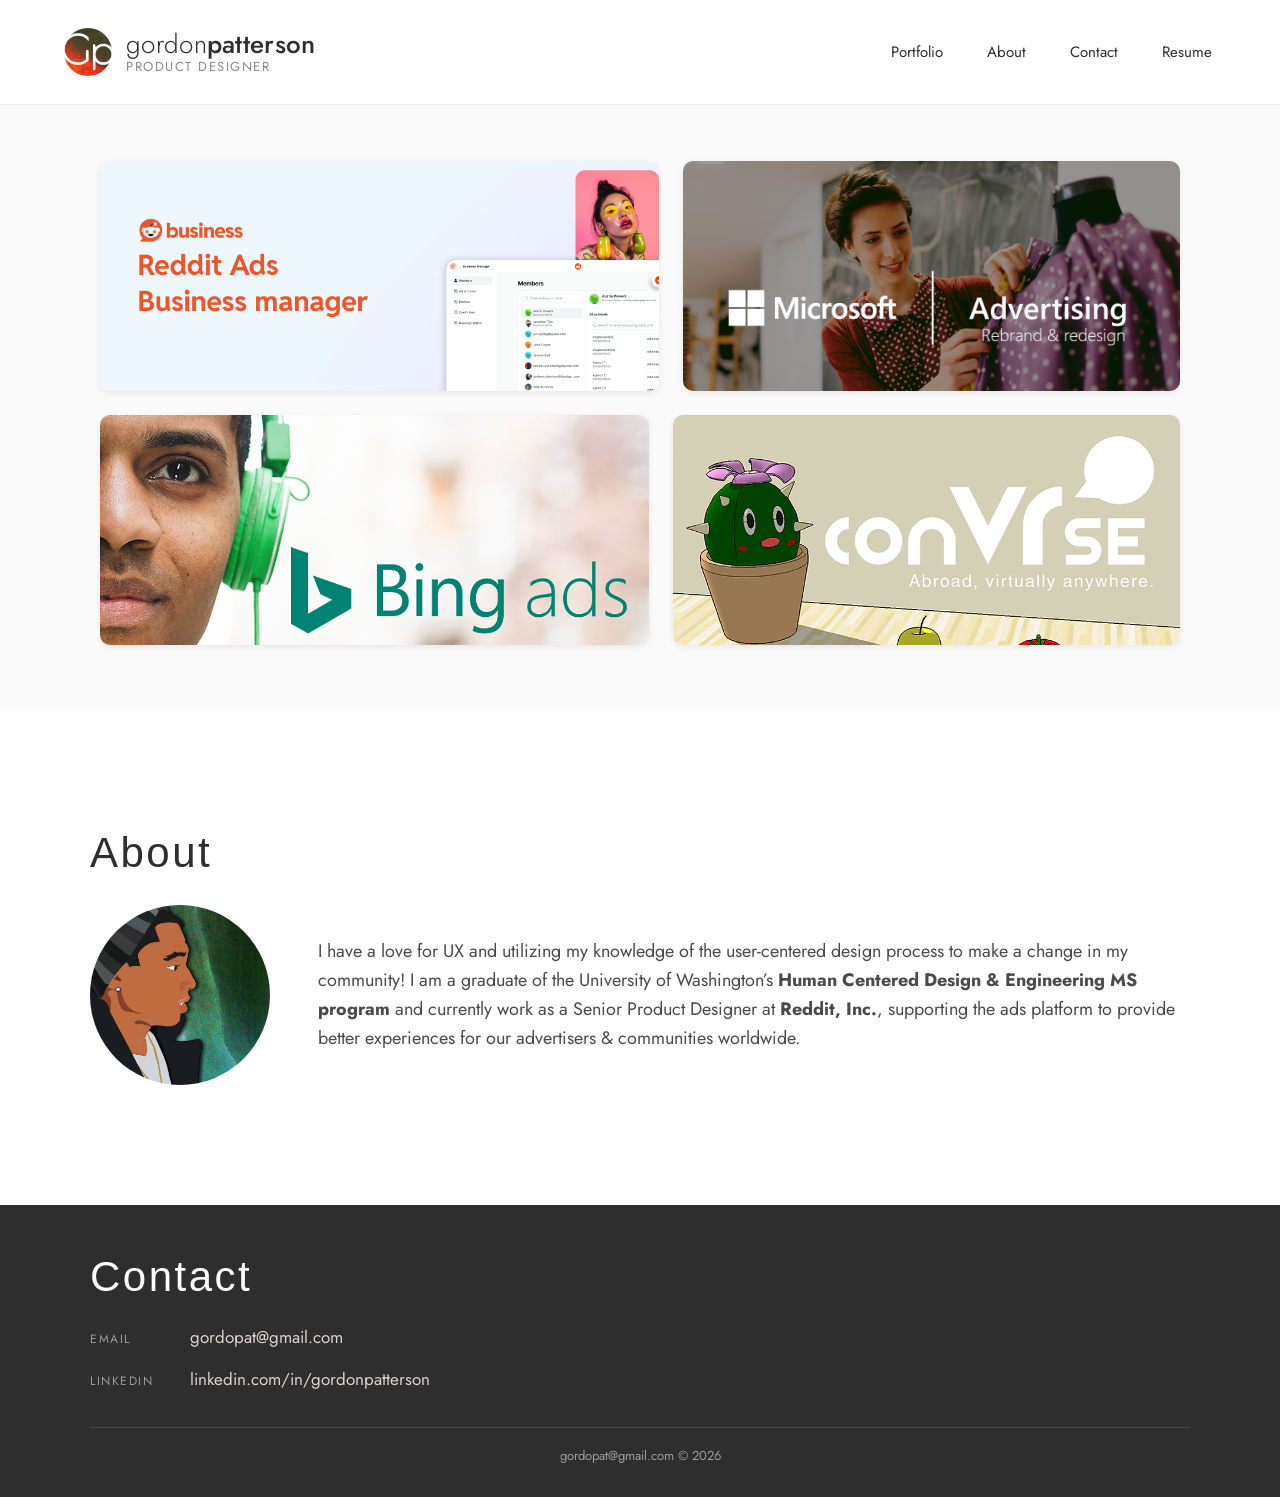
<file: index.html>
<!doctype html>
<html lang="en">
<head>
<meta charset="utf-8">
<meta name="viewport" content="width=device-width, initial-scale=1">
<title>Gordon Patterson — Product Designer Portfolio</title>
<link rel="icon" href="assets/favicon.ico" sizes="any">
<link rel="icon" type="image/png" sizes="32x32" href="assets/favicon-32x32.png">
<link rel="icon" type="image/png" sizes="16x16" href="assets/favicon-16x16.png">
<link rel="apple-touch-icon" sizes="180x180" href="assets/apple-touch-icon.png">
<link rel="stylesheet" href="https://fonts.googleapis.com/css2?family=Jost:wght@300;400;500;600&display=swap">
<link rel="stylesheet" href="styles.css">
</head>
<body>
<script src="reveal.js" defer></script>
<div style="width: 100%; min-height: 100vh; box-sizing: border-box; font-family: 'Jost', sans-serif; color: #2f2e2e; background: #ffffff; display: flex; flex-direction: column;">

  <a href="#main" class="skip-link">Skip to main content</a>

  <!-- HEADER -->
  <header style="position: sticky; top: 0; z-index: 10; background: #ffffff; border-bottom: 1px solid #eeeeee; display: flex; align-items: center; justify-content: space-between; padding: 20px 64px; flex-wrap: wrap; gap: 16px;">
    <a href="#top" style="display: flex; align-items: center; gap: 14px;">
      <img src="assets/logo.png" alt="Gordon Patterson logo mark" style="width: 48px; height: 48px; border-radius: 50%;">
      <span style="display: flex; flex-direction: column; line-height: 1.1;">
        <h1 style="margin: 0; font-size: 26px; font-weight: 300; letter-spacing: 0.3px;"><span style="font-weight:300;">gordon</span><span style="font-weight:500;">patterson</span></h1>
        <span style="font-size: 13px; color: #8a8a8a; letter-spacing: 1.5px; text-transform: uppercase; margin-top: 2px;">Product Designer</span>
      </span>
    </a>
    <nav aria-label="Primary" style="display: flex; align-items: center; gap: 12px 36px; flex-wrap: wrap;">
      <a href="#portfolio" style="font-size: 15px; padding: 10px 4px; min-height: 44px; display: flex; align-items: center;">Portfolio</a>
      <a href="#about" style="font-size: 15px; padding: 10px 4px; min-height: 44px; display: flex; align-items: center;">About</a>
      <a href="#contact" style="font-size: 15px; padding: 10px 4px; min-height: 44px; display: flex; align-items: center;">Contact</a>
      <a href="assets/gordon-patterson-resume.pdf" style="font-size: 15px; padding: 10px 4px; min-height: 44px; display: flex; align-items: center;">Resume</a>
    </nav>
  </header>

  <main id="main" style="flex-grow: 1;">

    <!-- PORTFOLIO -->
    <section id="portfolio" aria-labelledby="portfolio-heading" style="background: #fafafa;">
      <div style="padding: 56px 64px 64px; max-width: 1280px; margin: 0 auto;">
        <h2 id="portfolio-heading" class="sr-only">Portfolio</h2>
        <div class="proj-grid" style="display: flex; flex-direction: column; align-items: center; gap: 24px;">

          <div class="proj-row" style="display: flex; gap: 24px;">
            <div class="proj-tile" style="flex: 0 0 559px; width: 559px; height: 230px; aspect-ratio: 2.4289; border-radius: 10px;">
              <a class="proj-card" href="reddit-ads.html" aria-label="Reddit Ads Business Manager case study" title="Reddit Ads Business Manager" style="display: block; width: 100%; height: 100%; border-radius: 10px; overflow: hidden;">
                <img src="assets/reddit-banner.png" alt="Reddit Ads Business Manager case study" style="width: 100%; height: 100%; object-fit: cover; display: block;">
              </a>
            </div>

            <div class="proj-tile" style="flex: 0 0 497px; width: 497px; height: 230px; aspect-ratio: 2.1625; border-radius: 10px;">
              <a class="proj-card" href="microsoft-advertising.html" aria-label="Microsoft Advertising Rebrand and redesign case study" title="Microsoft Advertising" style="display: block; width: 100%; height: 100%; border-radius: 10px; overflow: hidden;">
                <img src="assets/microsoft-banner.png" alt="Microsoft Advertising Rebrand case study" style="width: 100%; height: 100%; object-fit: cover; display: block;">
              </a>
            </div>
          </div>

          <div class="proj-row" style="display: flex; gap: 24px;">
            <div class="proj-tile" style="flex: 0 0 549px; width: 549px; height: 230px; aspect-ratio: 2.3887; border-radius: 10px;">
              <a class="proj-card" href="bing-ads.html" aria-label="Bing Ads case study" title="Bing Ads" style="display: block; width: 100%; height: 100%; border-radius: 10px; overflow: hidden;">
                <img src="assets/bingads-tile.png" alt="Bing Ads case study" style="width: 100%; height: 100%; object-fit: cover; display: block;">
              </a>
            </div>

            <div class="proj-tile" style="flex: 0 0 507px; width: 507px; height: 230px; aspect-ratio: 2.2051; border-radius: 10px;">
              <a class="proj-card" href="convrse.html" aria-label="conVRse case study" title="conVRse" style="display: block; width: 100%; height: 100%; border-radius: 10px; overflow: hidden;">
                <img src="assets/convrse-tile.png" alt="conVRse case study" style="width: 100%; height: 100%; object-fit: cover; display: block;">
              </a>
            </div>
          </div>

        </div>
      </div>
    </section>

    <!-- ABOUT -->
    <section id="about" aria-labelledby="about-heading" style="padding: 120px 64px; max-width: 1100px; margin: 0 auto;" data-reveal>
      <h2 id="about-heading" style="font-family: 'Helvetica Neue', Helvetica, Arial, sans-serif; font-weight: 300; letter-spacing: 2.5px; font-size: 42px; margin: 0 0 28px;">About</h2>
      <div style="display: flex; align-items: center; gap: 48px; flex-wrap: wrap;">
        <img src="assets/about-avatar.jpg" alt="Illustrated portrait of Gordon Patterson" style="width: 180px; height: 180px; border-radius: 50%; object-fit: cover; flex-shrink: 0;">
        <p style="flex: 1 1 380px; font-size: 18px; line-height: 1.6; color: #4a4a4a; margin: 0;">
          I have a love for UX and utilizing my knowledge of the user-centered design process to make a change in my community! I am a graduate of the University of Washington&rsquo;s <strong>Human Centered Design &amp; Engineering MS program</strong> and currently work as a Senior Product Designer at <strong>Reddit, Inc.</strong>, supporting the ads platform to provide better experiences for our advertisers &amp; communities worldwide.
        </p>
      </div>
    </section>

  </main>

  <!-- CONTACT -->
  <footer id="contact" aria-labelledby="contact-heading" style="background: #2f2e2e; color: #ffffff; padding: 48px 64px 32px;" data-reveal>
    <div style="max-width: 1100px; margin: 0 auto;">
      <h2 id="contact-heading" style="font-family: 'Helvetica Neue', Helvetica, Arial, sans-serif; font-weight: 300; letter-spacing: 2.5px; font-size: 42px; margin: 0 0 24px;">Contact</h2>

      <ul style="list-style: none; margin: 0; padding: 0; display: flex; flex-direction: column; gap: 18px;">
        <li style="display: flex; align-items: baseline; flex-wrap: wrap; gap: 16px;">
          <span style="font-size: 12px; letter-spacing: 1.5px; text-transform: uppercase; color: #9a9a9a; min-width: 84px;">Email</span>
          <a href="mailto:gordopat@gmail.com" style="font-size: 17px; color: #d9d3cb;">gordopat@gmail.com</a>
        </li>
        <li style="display: flex; align-items: baseline; flex-wrap: wrap; gap: 16px;">
          <span style="font-size: 12px; letter-spacing: 1.5px; text-transform: uppercase; color: #9a9a9a; min-width: 84px;">LinkedIn</span>
          <a href="https://www.linkedin.com/in/gordonpatterson" target="_blank" rel="noopener noreferrer" style="font-size: 17px; color: #d9d3cb;">linkedin.com/in/gordonpatterson</a>
        </li>
      </ul>

      <div style="margin-top: 36px; padding-top: 18px; border-top: 1px solid #4a4a4a; text-align: center; font-size: 13px; color: #9a9a9a;">
        gordopat@gmail.com &copy; 2026
      </div>
    </div>
  </footer>

</div>
</body>
</html>
</file>
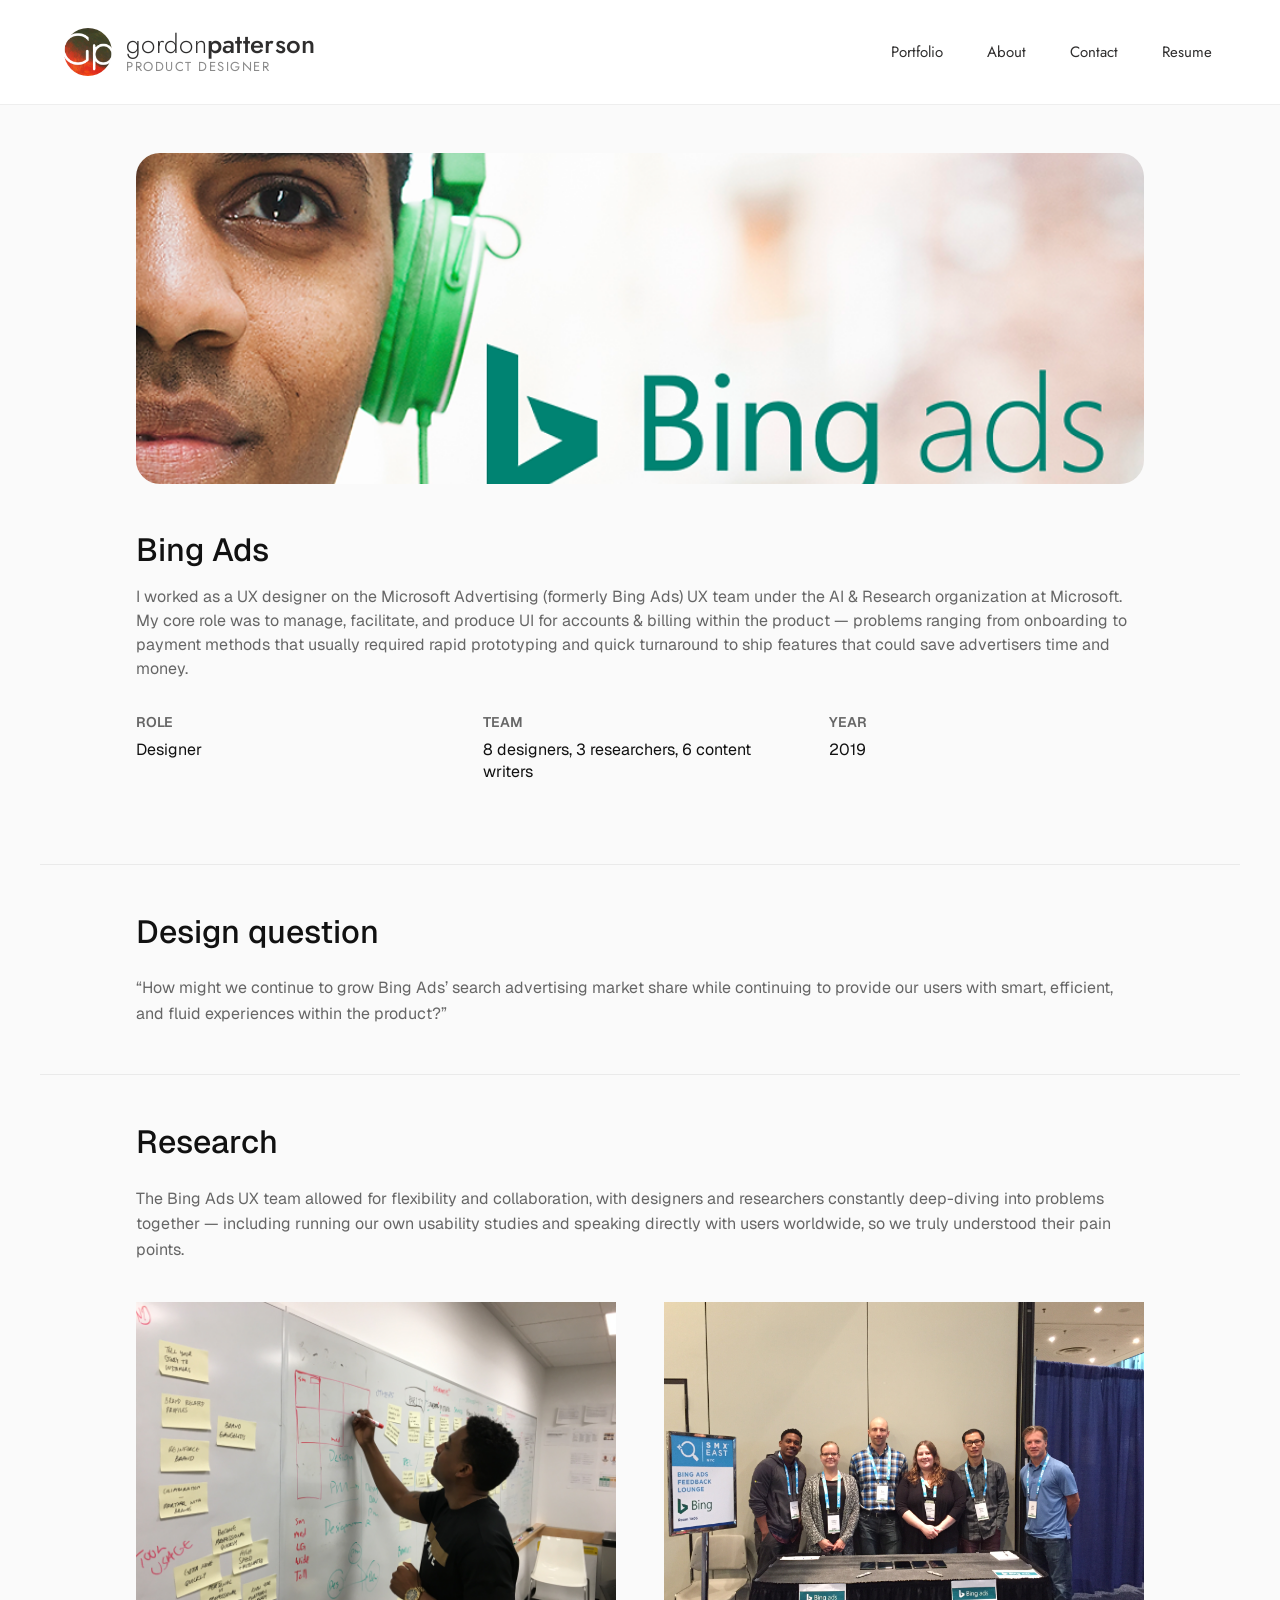
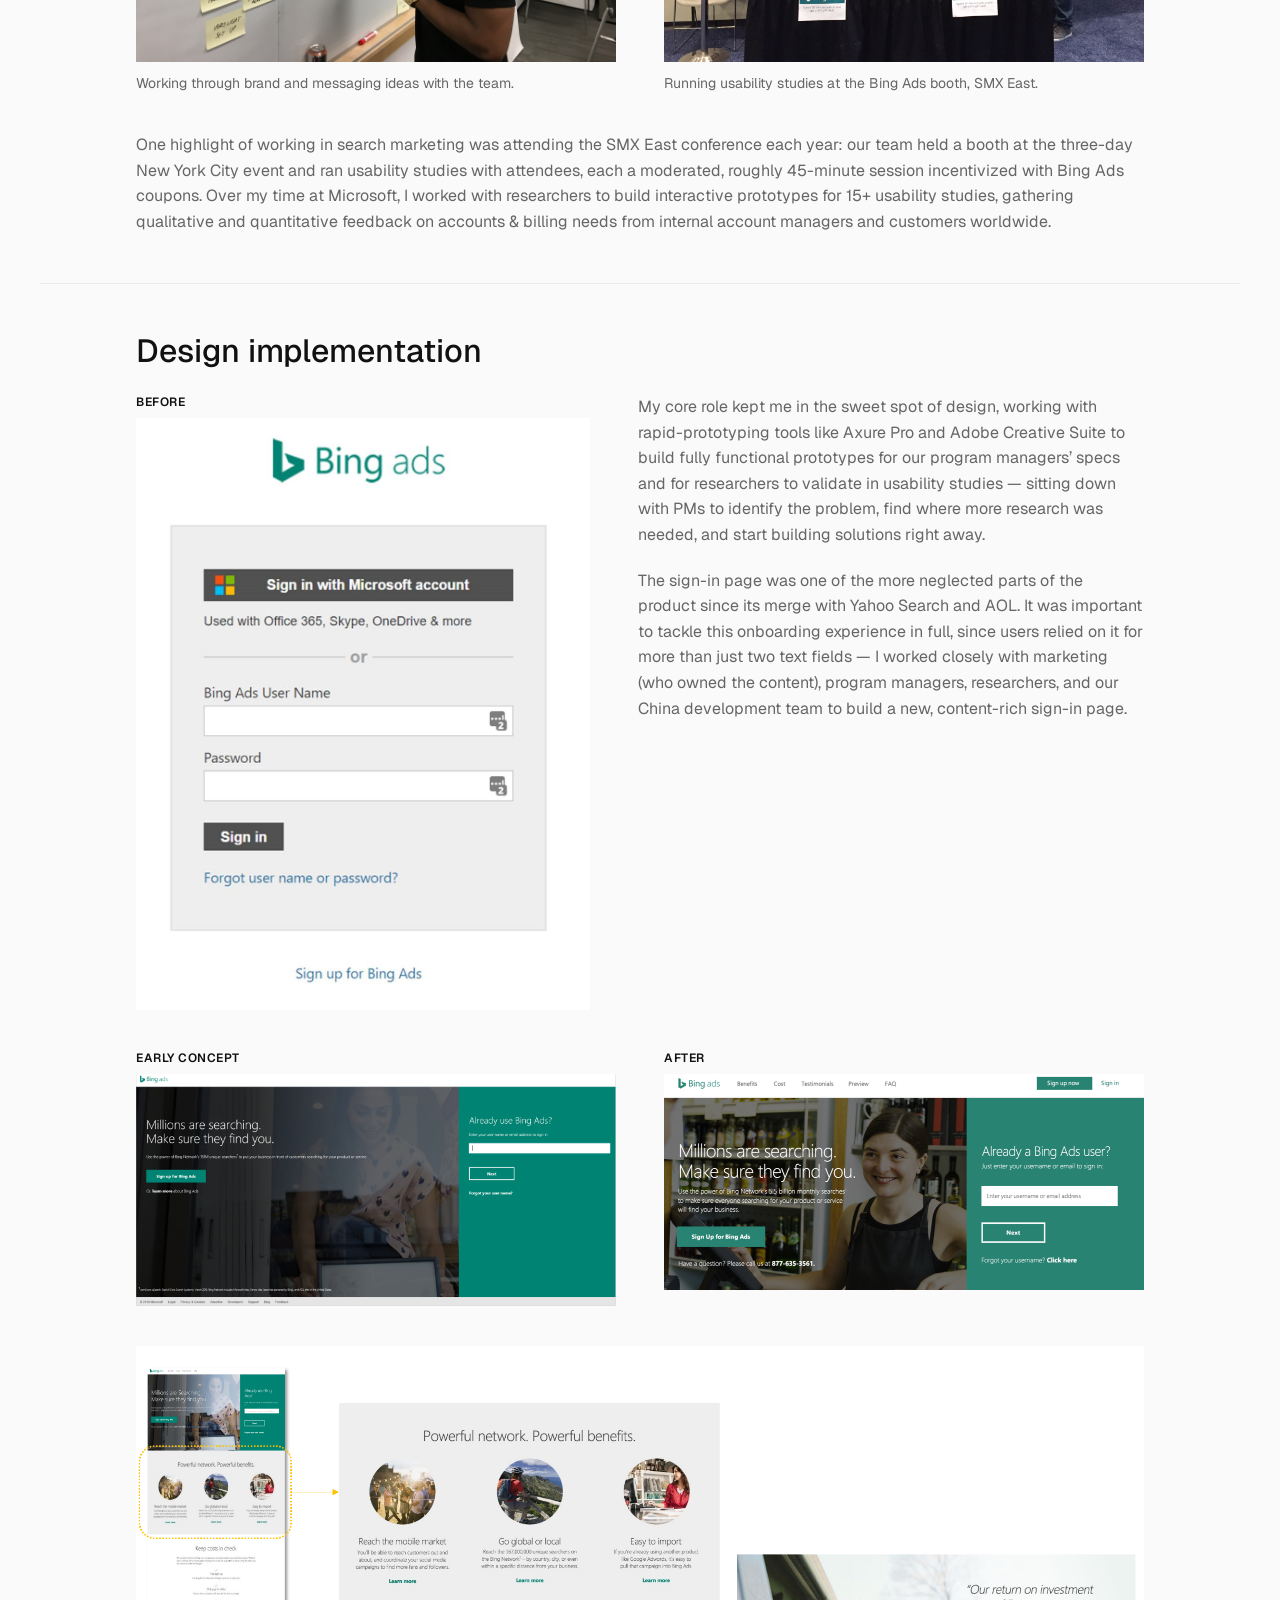
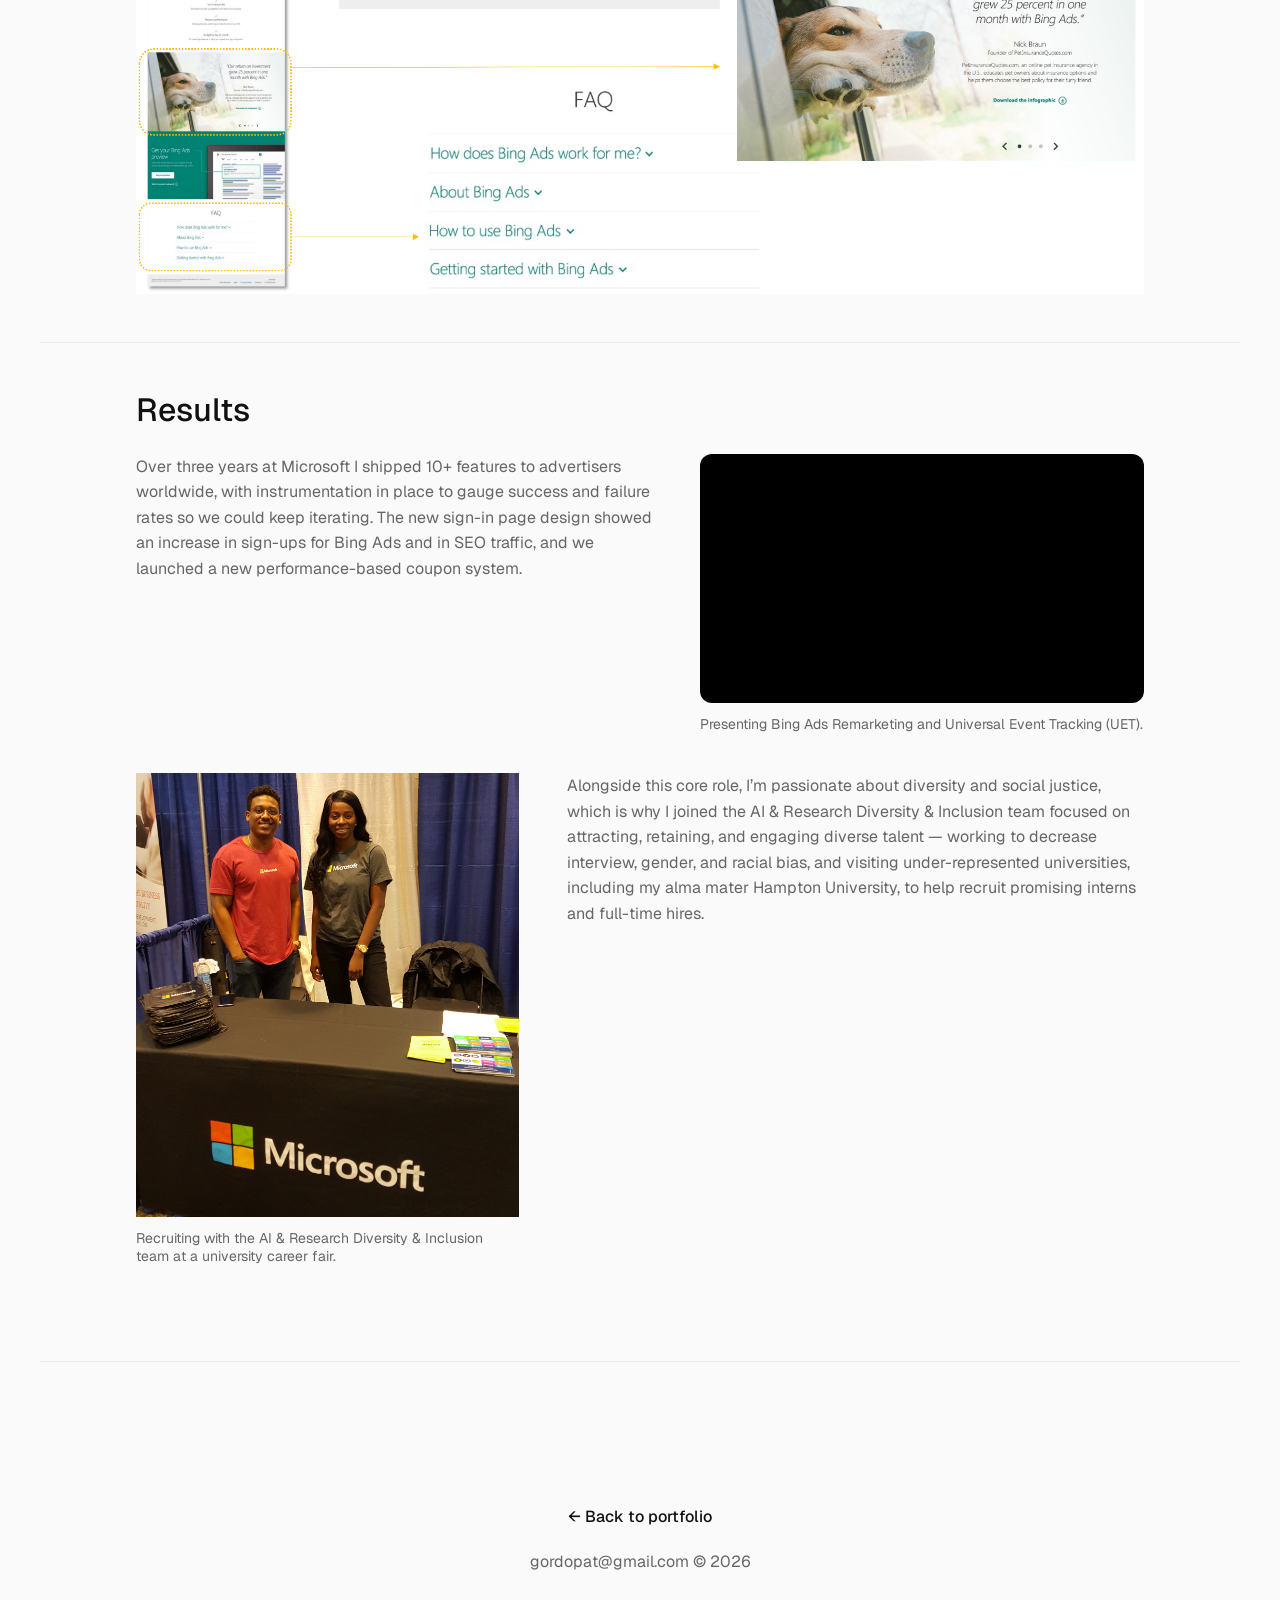
<file: bing-ads.html>
<!doctype html>
<html lang="en">
<head>
<meta charset="utf-8">
<meta name="viewport" content="width=device-width, initial-scale=1">
<title>Bing Ads — Gordon Patterson</title>
<link rel="icon" href="assets/favicon.ico" sizes="any">
<link rel="icon" type="image/png" sizes="32x32" href="assets/favicon-32x32.png">
<link rel="icon" type="image/png" sizes="16x16" href="assets/favicon-16x16.png">
<link rel="apple-touch-icon" sizes="180x180" href="assets/apple-touch-icon.png">
<link rel="preconnect" href="https://fonts.googleapis.com">
<link rel="preconnect" href="https://fonts.gstatic.com" crossorigin>
<link rel="stylesheet" href="https://fonts.googleapis.com/css2?family=Jost:wght@300;400;500;600&display=swap">
<link rel="stylesheet" href="https://fonts.googleapis.com/css2?family=Geist:wght@400;500;600&display=swap">
<script src="reveal.js" defer></script>
<style>
  :root {
    --ink: #111111;
    --body: #666666;
    --line: #eaeaea;
    --bg: #fafafa;
  }
  * { box-sizing: border-box; }
  body {
    margin: 0;
    font-family: 'Geist', -apple-system, BlinkMacSystemFont, 'Segoe UI', sans-serif;
    background: var(--bg);
    color: var(--ink);
  }
  a { color: inherit; text-decoration: none; }
  img { max-width: 100%; display: block; }

  /* HERO */
  .hero { display: flex; flex-direction: column; gap: 48px; max-width: 1200px; margin: 0 auto; padding: 48px 96px 0; }
  .hero-banner { position: relative; width: 100%; aspect-ratio: 1200 / 394; border-radius: 24px; overflow: hidden; }
  .hero-banner img { position: absolute; left: 0; top: -41.74%; width: 100%; height: 180%; max-width: none; }
  .hero-text h1 { font-size: 32px; font-weight: 500; line-height: 1.15; margin: 0 0 16px; color: var(--ink); }
  .hero-text p { font-size: 16px; font-weight: 400; line-height: 1.5; color: var(--body); margin: 0; }

  /* METADATA */
  .metadata { max-width: 1200px; margin: 0 auto; padding: 32px 96px; display: flex; flex-wrap: wrap; gap: 32px; }
  .meta-item { flex: 1 1 200px; display: flex; flex-direction: column; gap: 8px; }
  .meta-item .label { font-size: 14px; font-weight: 600; text-transform: uppercase; color: var(--body); }
  .meta-item .value { font-size: 16px; font-weight: 400; line-height: 1.4; color: var(--ink); }

  /* DIVIDER */
  .divider { height: 1px; background: var(--line); max-width: 1200px; margin: 48px auto; }

  /* SECTIONS */
  .section { display: flex; flex-direction: column; gap: 24px; max-width: 1200px; margin: 0 auto; padding: 0 96px; }
  .section-heading h2 { font-size: 32px; font-weight: 500; line-height: 1.2; margin: 0; color: var(--ink); }
  .section-content { width: 100%; display: flex; flex-direction: column; gap: 40px; }
  .section-content p { font-size: 16px; line-height: 1.6; color: var(--body); margin: 0; }
  .section-content ul { font-size: 16px; line-height: 1.6; color: var(--body); margin: 0; padding-left: 20px; display: flex; flex-direction: column; gap: 8px; }

  figure { margin: 0; }
  figure img { width: 100%; height: auto; display: block; }
  figcaption { font-size: 14px; color: var(--body); margin-top: 12px; }
  .img-label { font-size: 12px; font-weight: 600; text-transform: uppercase; letter-spacing: 0.5px; color: var(--ink); margin-bottom: 8px; }

  /* generic row helpers reused across sections */
  .img-pair { display: flex; gap: 48px; align-items: flex-start; }
  .img-pair > figure { flex: 1 1 0; min-width: 0; }
  .img-pair.gallery-3 > figure { flex: 1 1 0; }
  .text-img-row { display: flex; gap: 48px; align-items: flex-start; }
  .text-img-row > p { flex: 1 1 0; min-width: 0; margin: 0; }
  .text-img-row > figure { flex: 0 0 38%; }
  .icon-row { display: flex; align-items: center; gap: 24px; }
  .icon-row img { width: 120px; height: 120px; border-radius: 20px; border: 1px solid var(--line); flex-shrink: 0; }
  .icon-row p { font-size: 14px; color: var(--body); line-height: 1.6; margin: 0; }

  .video-embed { position: relative; width: 100%; padding-top: 56.25%; border-radius: 12px; overflow: hidden; background: #000; }
  .video-embed iframe { position: absolute; inset: 0; width: 100%; height: 100%; border: 0; }

  /* FOOTER */
  .footer { max-width: 1200px; margin: 0 auto; padding: 96px 96px 48px; display: flex; flex-direction: column; gap: 40px; }
  .footer-row { display: flex; flex-direction: column; align-items: center; gap: 24px; text-align: center; }
  .footer-row .back-link { font-size: 16px; font-weight: 500; color: var(--ink); }
  .footer-row .copyright { font-size: 16px; color: var(--body); }

  @media (max-width: 960px) {
    .hero, .metadata, .section, .footer { padding-left: 32px; padding-right: 32px; }
    .hero-text h1 { font-size: 28px; }
    .img-pair, .text-img-row { flex-direction: column; }
    .text-img-row > figure { flex: 1 1 auto; width: 100%; }
  }
  @media (max-width: 600px) {
    .metadata { flex-direction: column; }
    .meta-item { flex: 0 1 auto; }
  /* Keep the primary nav on a single line on phone-width screens;
     header and nav are inline-styled, so these use !important. */
  header {
    padding-left: 24px !important;
    padding-right: 24px !important;
  }
  nav[aria-label="Primary"] {
    gap: 6px 16px !important;
  }
  nav[aria-label="Primary"] a {
    font-size: 14px !important;
    padding: 10px 2px !important;
  }
  }
  [data-reveal] { opacity: 0; transform: translateY(18px); transition: opacity 0.6s ease, transform 0.6s ease; }
  [data-reveal].is-visible { opacity: 1; transform: translateY(0); }
  @media (prefers-reduced-motion: reduce) {
    [data-reveal] { opacity: 1; transform: none; transition: none; }
  }
</style>
</head>
<body>

<header style="position: sticky; top: 0; z-index: 10; background: #ffffff; border-bottom: 1px solid #eeeeee; display: flex; align-items: center; justify-content: space-between; padding: 20px 64px; flex-wrap: wrap; gap: 16px; font-family: 'Jost', sans-serif; color: #2f2e2e; box-sizing: content-box;">
  <a href="index.html" style="display: flex; align-items: center; gap: 14px;">
    <img src="assets/logo.png" alt="Gordon Patterson logo mark" style="width: 48px; height: 48px; border-radius: 50%; border: none;">
    <span style="display: flex; flex-direction: column; line-height: 1.1;">
      <span style="font-size: 26px; font-weight: 300; letter-spacing: 0.3px;"><span style="font-weight:300;">gordon</span><span style="font-weight:500;">patterson</span></span>
      <span style="font-size: 13px; color: #8a8a8a; letter-spacing: 1.5px; text-transform: uppercase; margin-top: 2px;">Product Designer</span>
    </span>
  </a>
  <nav aria-label="Primary" style="display: flex; align-items: center; gap: 12px 36px; flex-wrap: wrap;">
    <a href="index.html#portfolio" style="font-size: 15px; padding: 10px 4px; min-height: 44px; display: flex; align-items: center; box-sizing: content-box;">Portfolio</a>
    <a href="index.html#about" style="font-size: 15px; padding: 10px 4px; min-height: 44px; display: flex; align-items: center; box-sizing: content-box;">About</a>
    <a href="index.html#contact" style="font-size: 15px; padding: 10px 4px; min-height: 44px; display: flex; align-items: center; box-sizing: content-box;">Contact</a>
    <a href="assets/gordon-patterson-resume.pdf" style="font-size: 15px; padding: 10px 4px; min-height: 44px; display: flex; align-items: center; box-sizing: content-box;">Resume</a>
  </nav>
</header>

<main>

  <div class="hero">
    <div class="hero-banner">
      <img src="assets/bingads-banner.png" alt="">
    </div>
    <div class="hero-text">
      <h1>Bing Ads</h1>
      <p>I worked as a UX designer on the Microsoft Advertising (formerly Bing Ads) UX team under the AI &amp; Research organization at Microsoft. My core role was to manage, facilitate, and produce UI for accounts &amp; billing within the product &mdash; problems ranging from onboarding to payment methods that usually required rapid prototyping and quick turnaround to ship features that could save advertisers time and money.</p>
    </div>
  </div>

  <div class="metadata">
    <div class="meta-item">
      <span class="label">Role</span>
      <span class="value">Designer</span>
    </div>
    <div class="meta-item">
      <span class="label">Team</span>
      <span class="value">8 designers, 3 researchers, 6 content writers</span>
    </div>
    <div class="meta-item">
      <span class="label">Year</span>
      <span class="value">2019</span>
    </div>
  </div>

  <div class="divider"></div>

  <div class="section" data-reveal>
    <div class="section-heading"><h2>Design question</h2></div>
    <div class="section-content">
      <p>&ldquo;How might we continue to grow Bing Ads&rsquo; search advertising market share while continuing to provide our users with smart, efficient, and fluid experiences within the product?&rdquo;</p>
    </div>
  </div>

  <div class="divider"></div>

  <div class="section" data-reveal>
    <div class="section-heading"><h2>Research</h2></div>
    <div class="section-content">
      <p>The Bing Ads UX team allowed for flexibility and collaboration, with designers and researchers constantly deep-diving into problems together &mdash; including running our own usability studies and speaking directly with users worldwide, so we truly understood their pain points.</p>
      <div class="img-pair">
        <figure>
          <img src="assets/ba2.jpg" alt="Brainstorming brand and messaging ideas on a whiteboard, gridding out concepts alongside sticky notes of supporting research." style="aspect-ratio: 4032/3024; object-fit: cover;">
          <figcaption>Working through brand and messaging ideas with the team.</figcaption>
        </figure>
        <figure>
          <img src="assets/ba3.jpg" alt="The Bing Ads team standing at their feedback lounge booth at the SMX East conference in New York City." style="aspect-ratio: 3264/2448; object-fit: cover;">
          <figcaption>Running usability studies at the Bing Ads booth, SMX East.</figcaption>
        </figure>
      </div>
      <p>One highlight of working in search marketing was attending the SMX East conference each year: our team held a booth at the three-day New York City event and ran usability studies with attendees, each a moderated, roughly 45-minute session incentivized with Bing Ads coupons. Over my time at Microsoft, I worked with researchers to build interactive prototypes for 15+ usability studies, gathering qualitative and quantitative feedback on accounts &amp; billing needs from internal account managers and customers worldwide.</p>
    </div>
  </div>

  <div class="divider"></div>

  <div class="section" data-reveal>
    <div class="section-heading"><h2>Design implementation</h2></div>
    <div class="section-content">
      <div class="text-img-row">
        <figure style="flex: 0 0 45%;">
          <div class="img-label">Before</div>
          <img src="assets/ba4.png" alt="The old Bing Ads sign-in page: a plain gray box with a Microsoft account button and separate username and password fields, no supporting content." style="aspect-ratio: 980/1279; object-fit: cover;">
        </figure>
        <div style="flex: 1 1 0; min-width: 0; display: flex; flex-direction: column; gap: 20px;">
          <p style="margin: 0;">My core role kept me in the sweet spot of design, working with rapid-prototyping tools like Axure Pro and Adobe Creative Suite to build fully functional prototypes for our program managers&rsquo; specs and for researchers to validate in usability studies &mdash; sitting down with PMs to identify the problem, find where more research was needed, and start building solutions right away.</p>
          <p style="margin: 0;">The sign-in page was one of the more neglected parts of the product since its merge with Yahoo Search and AOL. It was important to tackle this onboarding experience in full, since users relied on it for more than just two text fields &mdash; I worked closely with marketing (who owned the content), program managers, researchers, and our China development team to build a new, content-rich sign-in page.</p>
        </div>
      </div>
      <div class="img-pair">
        <figure>
          <div class="img-label">Early concept</div>
          <img src="assets/ba5.png" alt="An early concept for the new sign-in page, split into a headline and photo on the left and a sign-in form on the right." style="aspect-ratio: 3044/1472; object-fit: cover;">
        </figure>
        <figure>
          <div class="img-label">After</div>
          <img src="assets/ba7.png" alt="The finished new sign-in page, with a headline, product photo, benefits navigation, and a sign-in form alongside a sign-up call to action." style="aspect-ratio: 3840/1724; object-fit: cover;">
        </figure>
      </div>
      <figure>
        <img src="assets/ba6.png" alt="A content map connecting the sign-in page to supporting marketing material: benefit callouts, an FAQ section, and a customer testimonial." style="aspect-ratio: 3828/2081; object-fit: cover;">
      </figure>
    </div>
  </div>

  <div class="divider"></div>

  <div class="section" data-reveal>
    <div class="section-heading"><h2>Results</h2></div>
    <div class="section-content">
      <div class="text-img-row">
        <p>Over three years at Microsoft I shipped 10+ features to advertisers worldwide, with instrumentation in place to gauge success and failure rates so we could keep iterating. The new sign-in page design showed an increase in sign-ups for Bing Ads and in SEO traffic, and we launched a new performance-based coupon system.</p>
        <figure style="flex: 0 0 44%;">
          <div class="video-embed">
            <iframe src="https://www.youtube-nocookie.com/embed/PZZvA-X04-8" title="Bing Ads Remarketing: Targeting people who visited your site" allowfullscreen loading="lazy" referrerpolicy="strict-origin-when-cross-origin"></iframe>
          </div>
          <figcaption>Presenting Bing Ads Remarketing and Universal Event Tracking (UET).</figcaption>
        </figure>
      </div>
      <div class="text-img-row">
        <figure>
          <img src="assets/ba8.jpg" alt="Two members of the Diversity and Inclusion recruiting team at a Microsoft-branded table during a university recruiting event." style="aspect-ratio: 2971/3447; object-fit: cover;">
          <figcaption>Recruiting with the AI &amp; Research Diversity &amp; Inclusion team at a university career fair.</figcaption>
        </figure>
        <p>Alongside this core role, I&rsquo;m passionate about diversity and social justice, which is why I joined the AI &amp; Research Diversity &amp; Inclusion team focused on attracting, retaining, and engaging diverse talent &mdash; working to decrease interview, gender, and racial bias, and visiting under-represented universities, including my alma mater Hampton University, to help recruit promising interns and full-time hires.</p>
      </div>
    </div>
  </div>

</main>

<div class="divider" style="margin-top: 96px;"></div>

<div class="footer">
  <div class="footer-row">
    <a class="back-link" href="index.html#portfolio">&larr; Back to portfolio</a>
    <span class="copyright">gordopat@gmail.com &copy; 2026</span>
  </div>
</div>

</body>
</html>
</file>
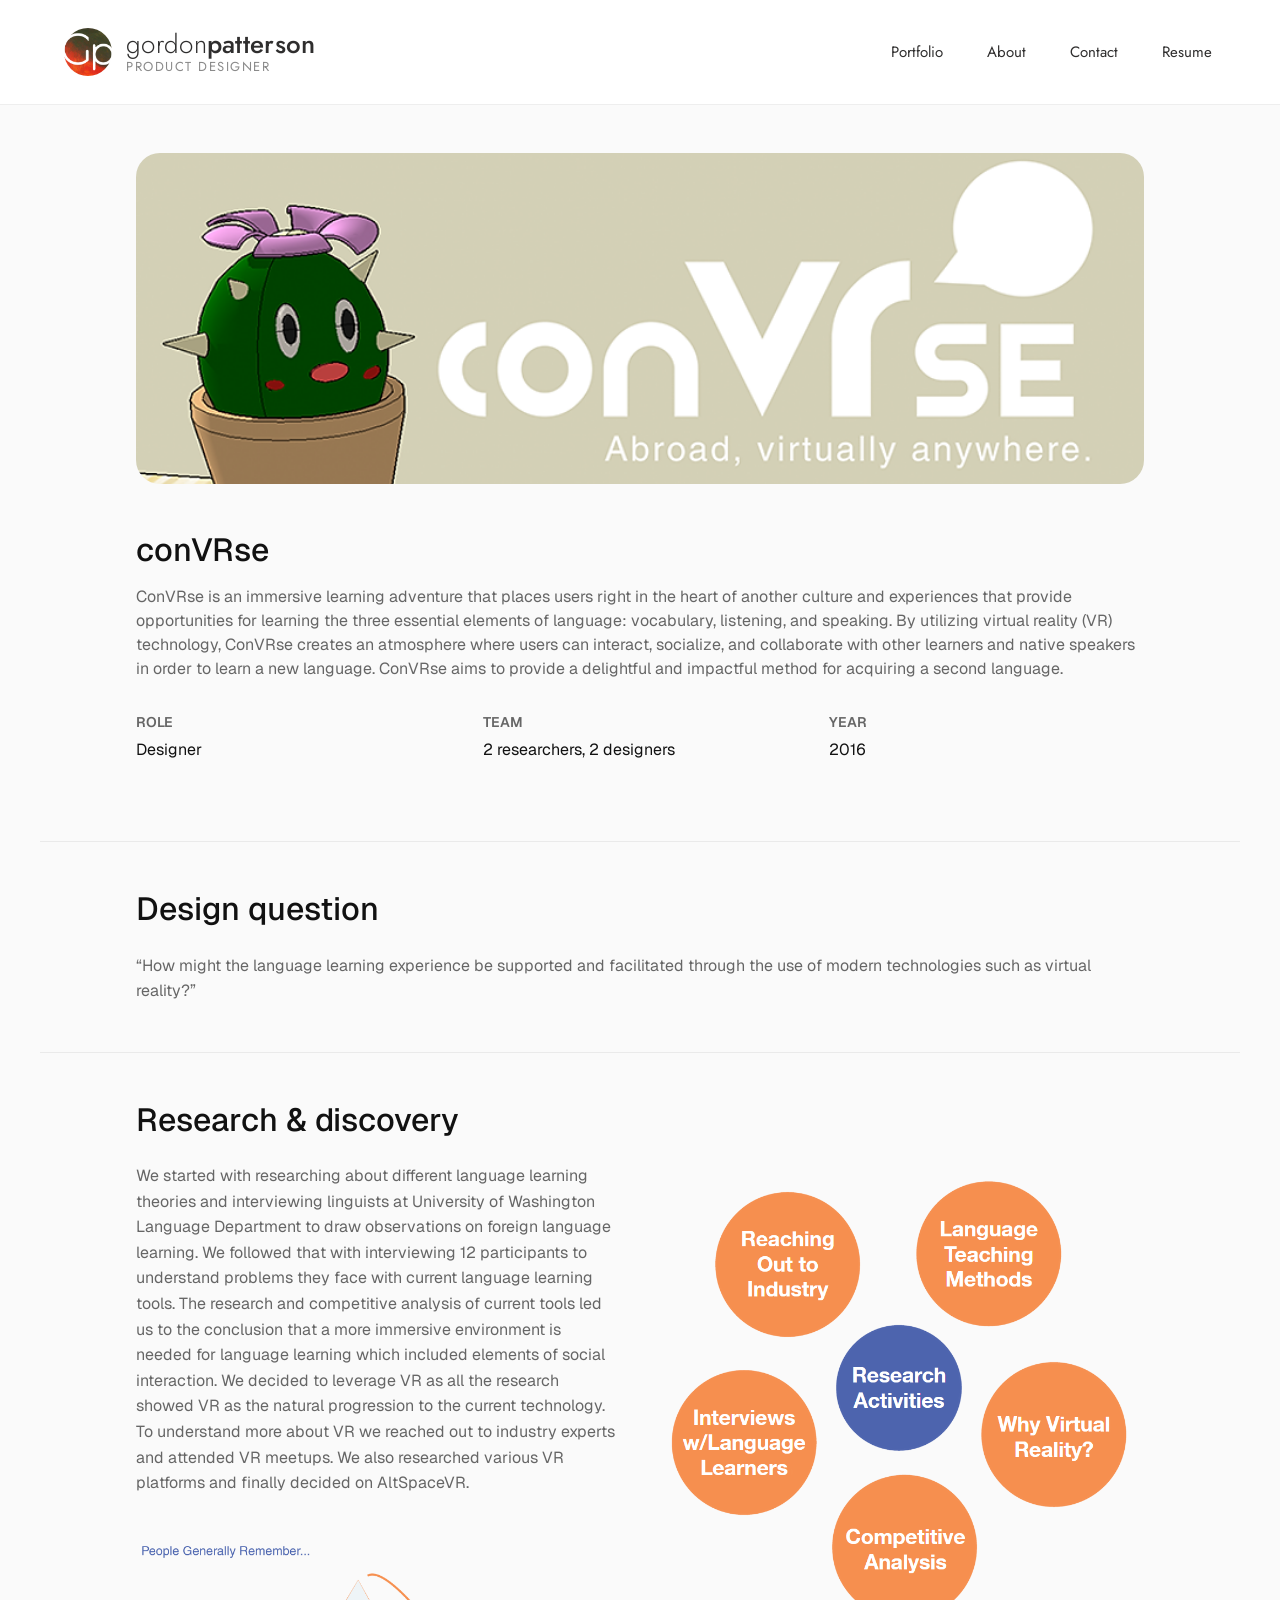
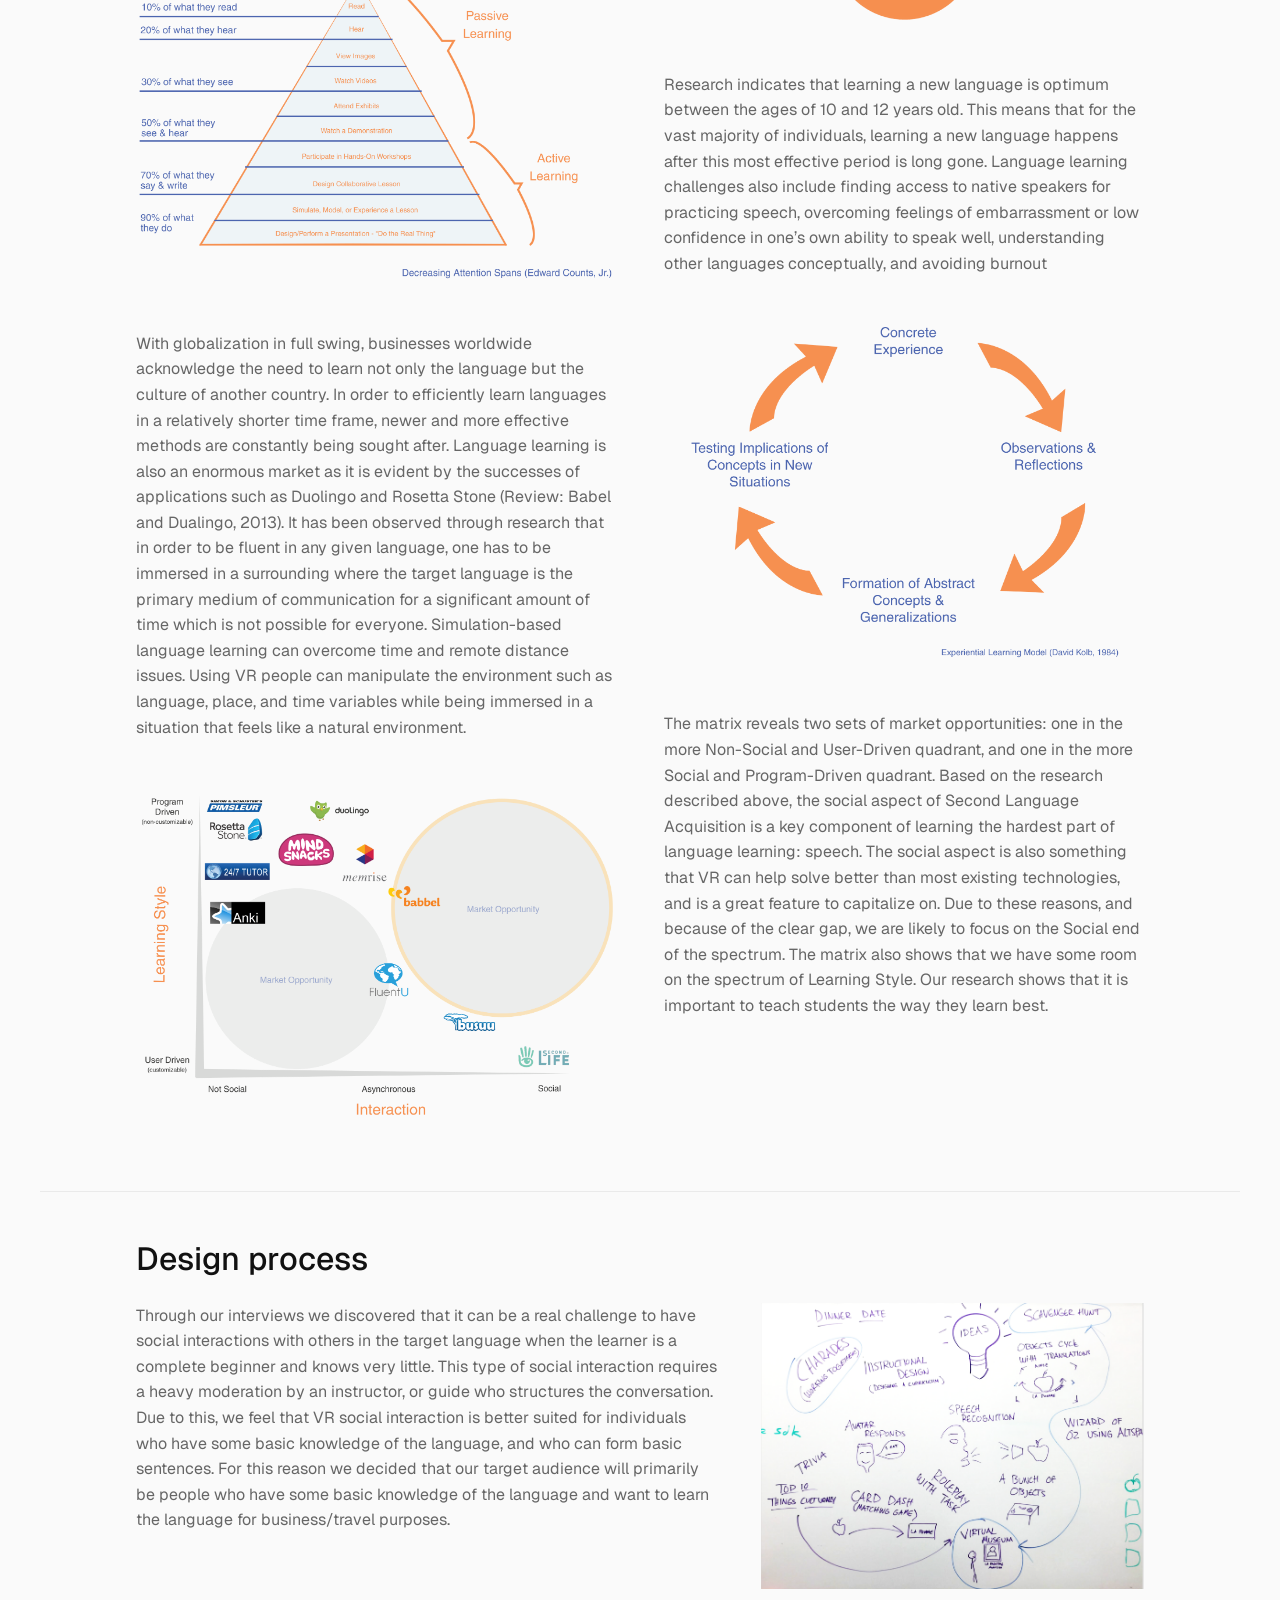
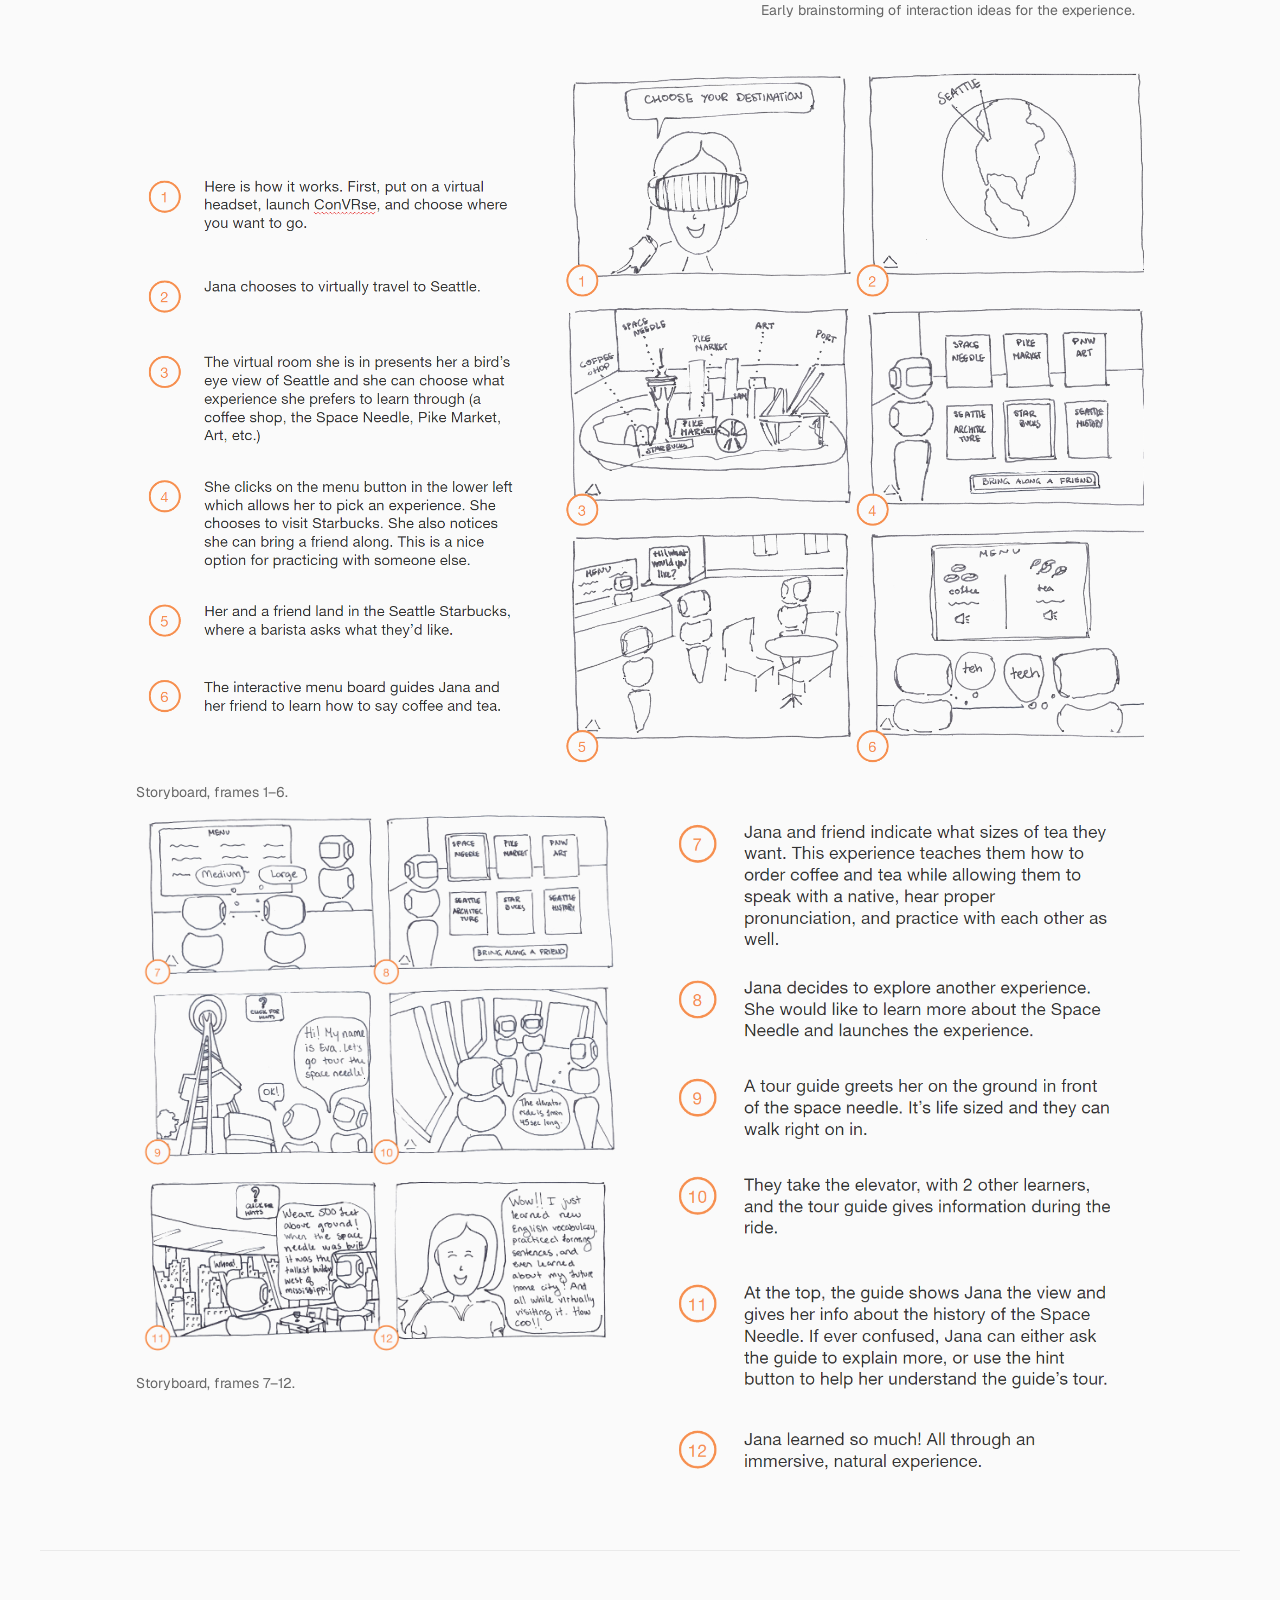
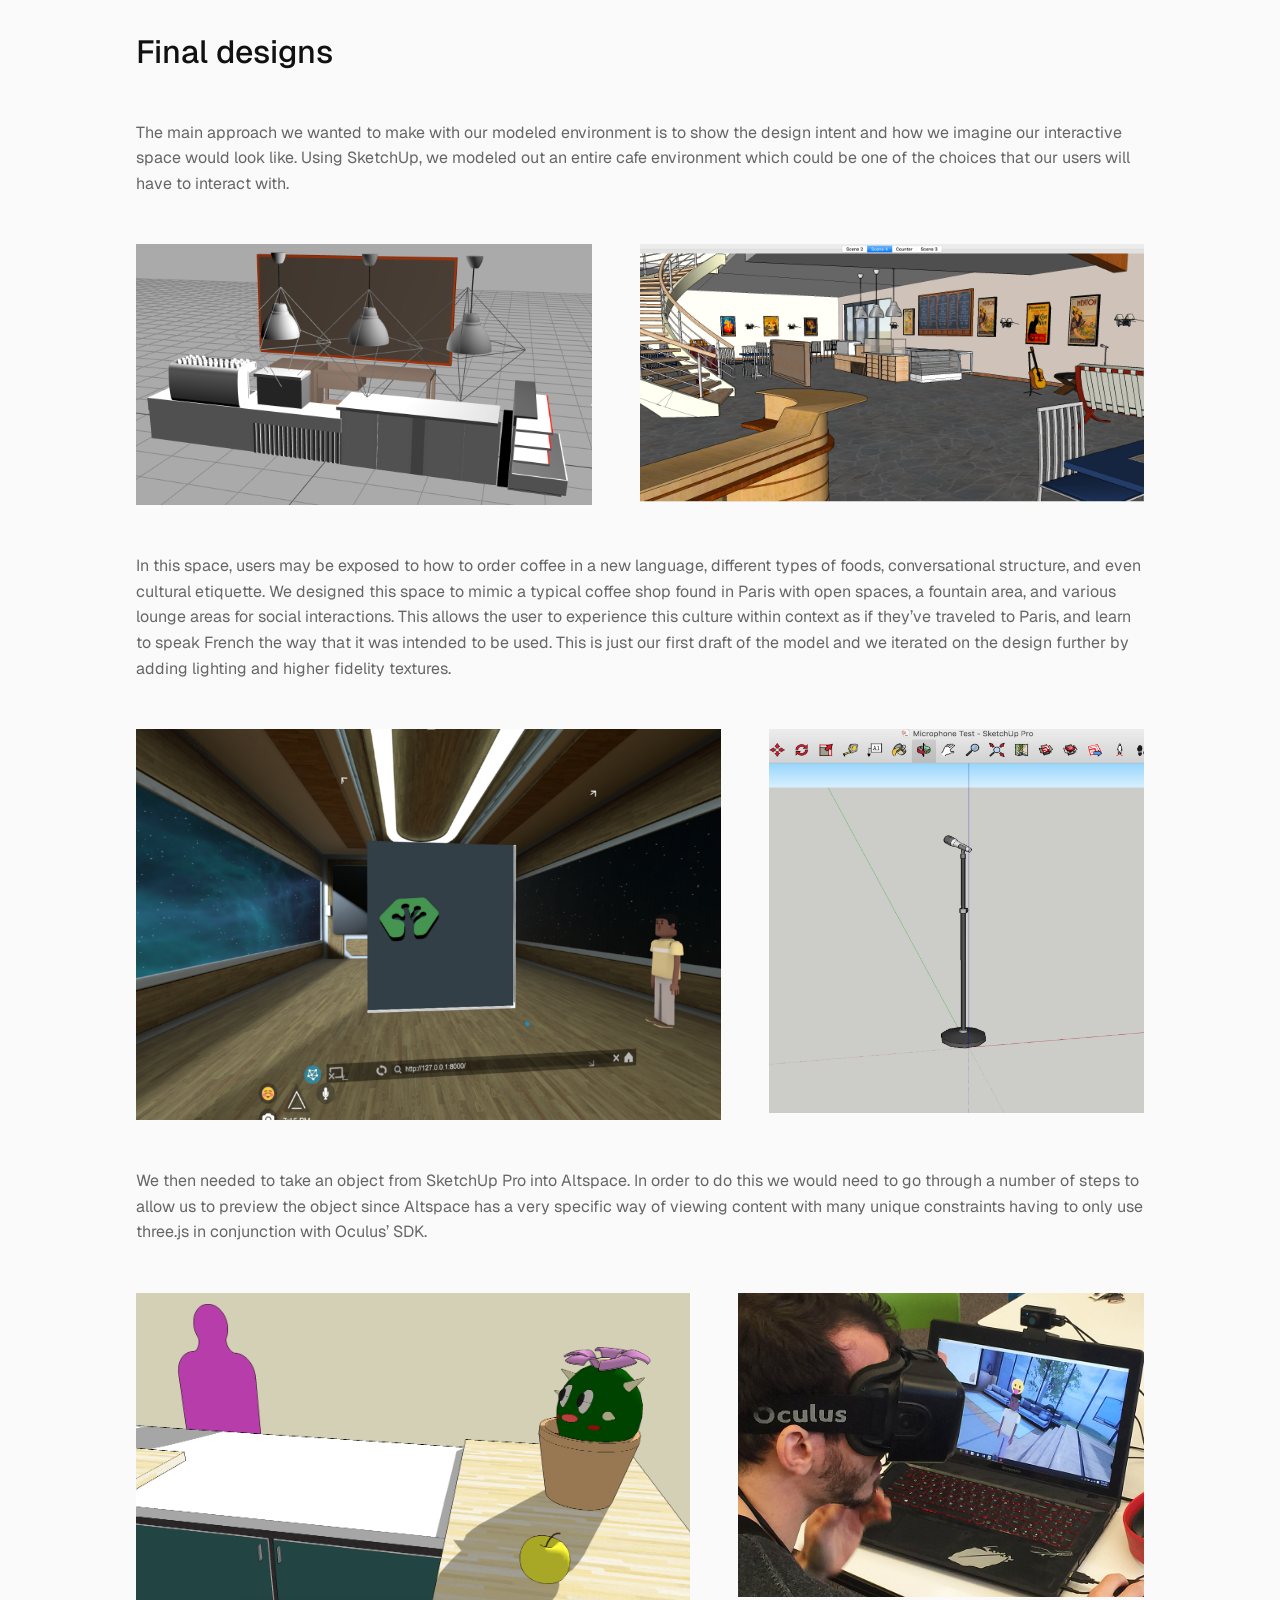
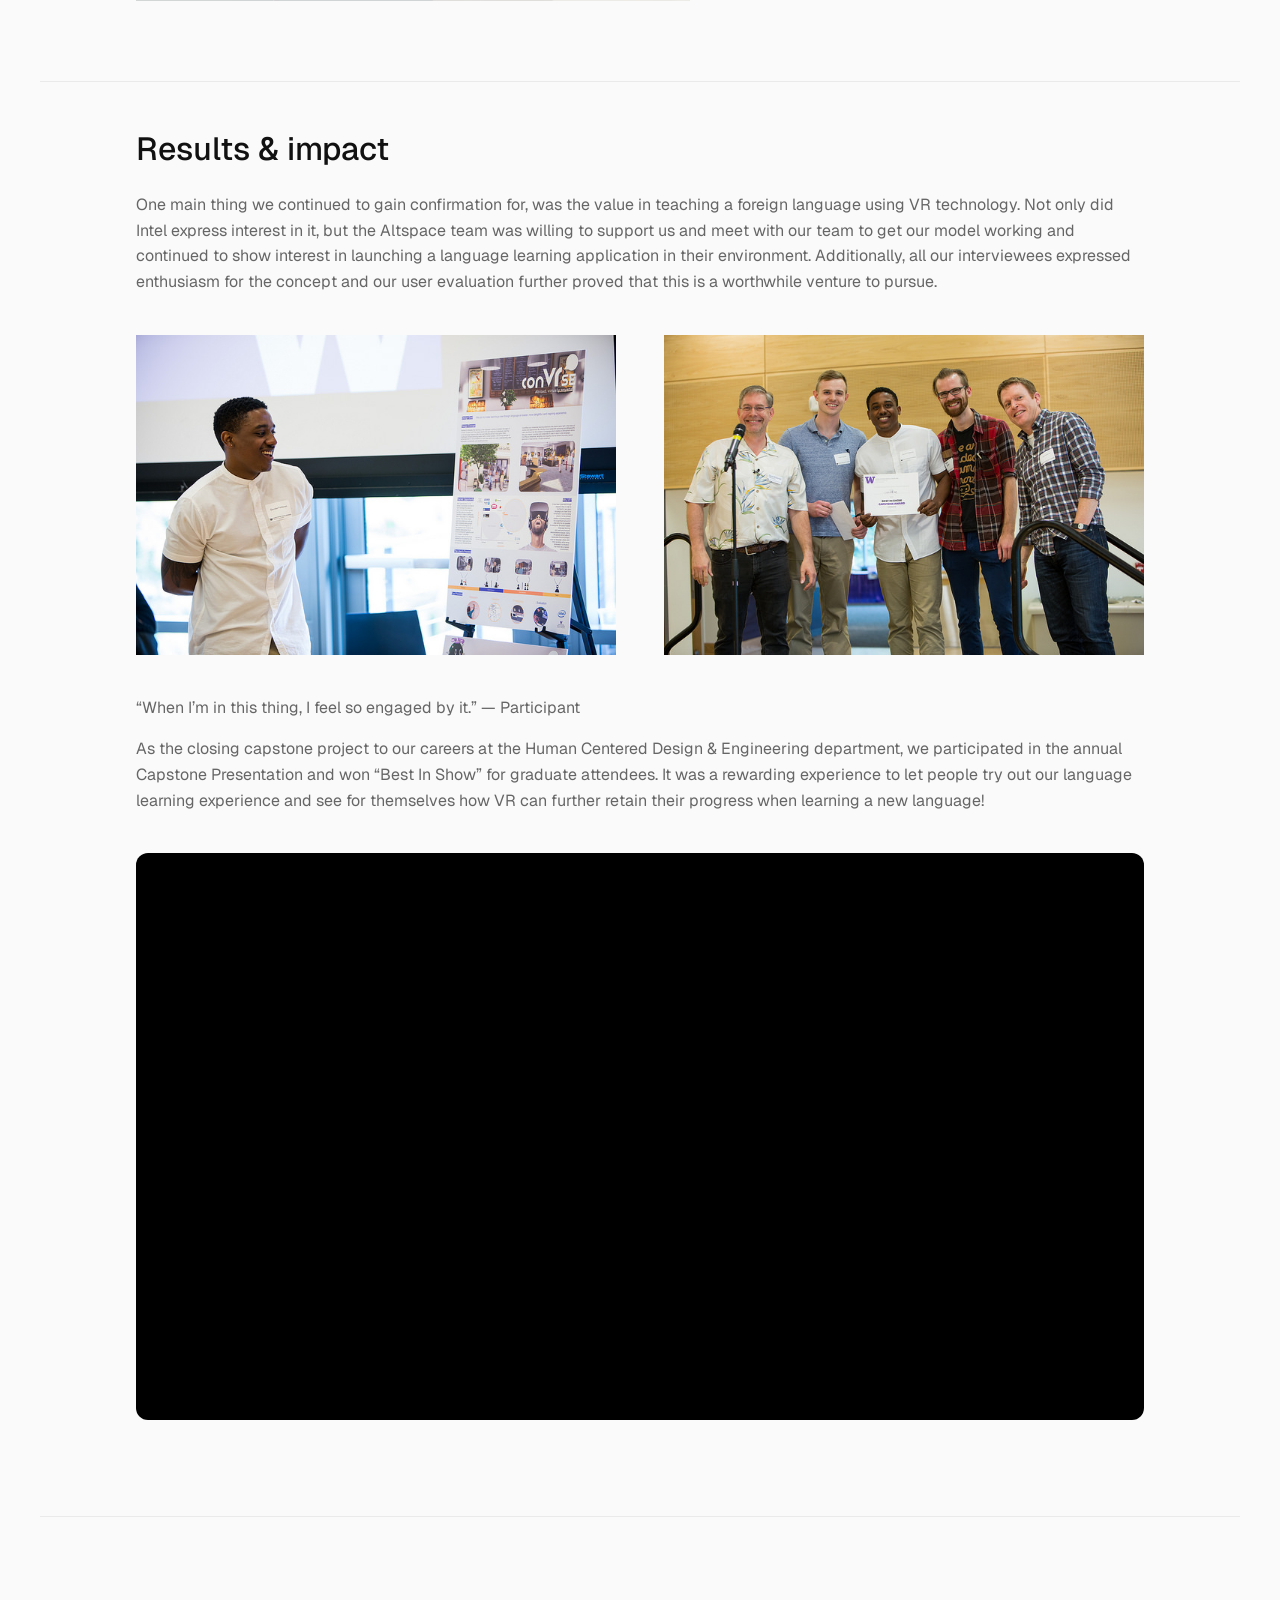
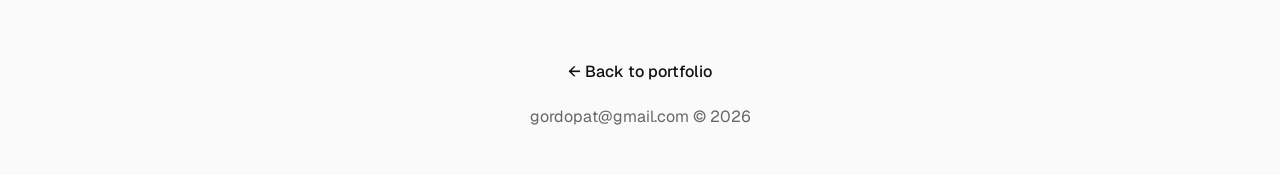
<file: convrse.html>
<!doctype html>
<html lang="en">
<head>
<meta charset="utf-8">
<meta name="viewport" content="width=device-width, initial-scale=1">
<title>conVRse — Gordon Patterson</title>
<link rel="icon" href="assets/favicon.ico" sizes="any">
<link rel="icon" type="image/png" sizes="32x32" href="assets/favicon-32x32.png">
<link rel="icon" type="image/png" sizes="16x16" href="assets/favicon-16x16.png">
<link rel="apple-touch-icon" sizes="180x180" href="assets/apple-touch-icon.png">
<link rel="preconnect" href="https://fonts.googleapis.com">
<link rel="preconnect" href="https://fonts.gstatic.com" crossorigin>
<link rel="stylesheet" href="https://fonts.googleapis.com/css2?family=Jost:wght@300;400;500;600&display=swap">
<link rel="stylesheet" href="https://fonts.googleapis.com/css2?family=Geist:wght@400;500;600&display=swap">
<script src="reveal.js" defer></script>
<style>
  :root {
    --ink: #111111;
    --body: #666666;
    --line: #eaeaea;
    --bg: #fafafa;
  }
  * { box-sizing: border-box; }
  body {
    margin: 0;
    font-family: 'Geist', -apple-system, BlinkMacSystemFont, 'Segoe UI', sans-serif;
    background: var(--bg);
    color: var(--ink);
  }
  a { color: inherit; text-decoration: none; }
  img { max-width: 100%; display: block; }

  .wrap { width: 100%; max-width: 1200px; margin: 0 auto; padding-left: 96px; padding-right: 96px; }

  /* HERO */
  .hero { display: flex; flex-direction: column; gap: 48px; max-width: 1200px; margin: 0 auto; padding: 48px 96px 0; }
  .hero-banner { position: relative; width: 100%; aspect-ratio: 1200 / 394; border-radius: 24px; overflow: hidden; }
  .hero-banner img { position: absolute; left: 0; top: -10.15%; width: 100%; height: 195.49%; max-width: none; }
  .hero-text h1 { font-size: 32px; font-weight: 500; line-height: 1.15; margin: 0 0 16px; color: var(--ink); }
  .hero-text p { font-size: 16px; font-weight: 400; line-height: 1.5; color: var(--body); margin: 0; }

  /* METADATA */
  .metadata { max-width: 1200px; margin: 0 auto; padding: 32px 96px; display: flex; flex-wrap: wrap; gap: 32px; }
  .meta-item { flex: 1 1 200px; display: flex; flex-direction: column; gap: 8px; }
  .meta-item .label { font-size: 14px; font-weight: 600; text-transform: uppercase; color: var(--body); }
  .meta-item .value { font-size: 16px; font-weight: 400; line-height: 1.4; color: var(--ink); }

  /* DIVIDER */
  .divider { height: 1px; background: var(--line); max-width: 1200px; margin: 48px auto; }

  /* SECTIONS */
  .section { display: flex; flex-direction: column; gap: 24px; max-width: 1200px; margin: 0 auto; padding: 0 96px; }
  .section-heading h2 { font-size: 32px; font-weight: 500; line-height: 1.2; margin: 0; color: var(--ink); }
  .section-content { width: 100%; display: flex; flex-direction: column; gap: 40px; }
  .section-content p { font-size: 16px; line-height: 1.6; color: var(--body); margin: 0; }

  figure { margin: 0; }
  figure img { width: 100%; height: 100%; object-fit: cover; }
  figcaption { font-size: 14px; color: var(--body); margin-top: 12px; }

  /* RESEARCH two-col */
  .research-columns { display: flex; gap: 48px; align-items: flex-start; }
  .research-col { flex: 1 1 0; min-width: 0; display: flex; flex-direction: column; gap: 32px; }
  .research-col figure.img-cv3 { aspect-ratio: 3300 / 2550; }
  .research-col figure.img-cv5 { aspect-ratio: 3300 / 2550; }
  .research-col figure.img-cv2 { aspect-ratio: 871 / 865; border-radius: 24px; overflow: hidden; }
  .research-col figure.img-cv4 { aspect-ratio: 3300 / 2550; }

  /* PROCESS */
  .process-intro-row { display: flex; gap: 40px; align-items: flex-start; }
  .process-intro-row p { flex: 1 1 0; min-width: 0; margin: 0; }
  .process-intro-row .img-cv6 { flex: 0 0 38%; }
  .process-pair { display: flex; gap: 24px; align-items: flex-start; }
  .process-pair > div { flex: 1 1 0; min-width: 0; }
  .img-cv6 { aspect-ratio: 450 / 337; }
  .img-cv7 { aspect-ratio: 1940 / 1311; }
  .img-cv8 { aspect-ratio: 1152 / 1291; }
  .img-cv9 { aspect-ratio: 771 / 1083; }

  /* FINAL DESIGNS (full width, no left label) */
  .final-designs { max-width: 1200px; margin: 0 auto; padding: 32px 96px; display: flex; flex-direction: column; gap: 48px; }
  .final-designs h2 { font-size: 32px; font-weight: 500; margin: 0; color: var(--ink); }
  .final-designs p { font-size: 16px; line-height: 1.6; color: var(--body); margin: 0; }
  .final-row { display: flex; gap: 48px; align-items: flex-start; }
  .img-cv10 { flex: 1 1 0; min-width: 0; aspect-ratio: 1234 / 706; }
  .img-cv11 { flex: 0 0 50%; aspect-ratio: 605 / 309; }
  .img-cv14 { flex: 0 0 55%; aspect-ratio: 659 / 366; }
  .img-cv15 { flex: 1 1 0; min-width: 0; aspect-ratio: 2000 / 1500; }
  .final-pair { display: flex; gap: 48px; align-items: flex-start; }
  .final-pair .img-cv12 { flex: 0 0 58%; aspect-ratio: 694 / 464; }
  .final-pair .img-cv13 { flex: 1 1 0; min-width: 0; aspect-ratio: 1323 / 1354; }

  /* RESULTS */
  .results-row { display: flex; gap: 48px; align-items: flex-start; }
  .img-cv16, .img-cv17 { flex: 1 1 0; min-width: 0; aspect-ratio: 640 / 427; }
  .results-quote p { margin: 0 0 16px; }
  .results-quote p:last-child { margin-bottom: 0; }

  .video-embed { position: relative; width: 100%; padding-top: 56.25%; border-radius: 12px; overflow: hidden; background: #000; }
  .video-embed iframe { position: absolute; inset: 0; width: 100%; height: 100%; border: 0; }

  /* FOOTER */
  .footer { max-width: 1200px; margin: 0 auto; padding: 96px 96px 48px; display: flex; flex-direction: column; gap: 40px; }
  .footer-row { display: flex; flex-direction: column; align-items: center; gap: 24px; text-align: center; }
  .footer-row .back-link { font-size: 16px; font-weight: 500; color: var(--ink); }
  .footer-row .copyright { font-size: 16px; color: var(--body); }

  @media (max-width: 960px) {
    .wrap, .nav, .hero, .metadata, .section, .final-designs, .footer { padding-left: 32px; padding-right: 32px; }
    .hero-text h1 { font-size: 36px; }
    .research-columns { flex-direction: column; }
    .process-intro-row, .process-pair, .final-row, .final-pair, .results-row { flex-direction: column; }
  }
  @media (max-width: 600px) {
    .nav { flex-direction: column; align-items: flex-start; gap: 16px; }
    .nav-links { gap: 24px; }
    .metadata { flex-direction: column; }
    .meta-item { flex: 0 1 auto; }
  /* Keep the primary nav on a single line on phone-width screens;
     header and nav are inline-styled, so these use !important. */
  header {
    padding-left: 24px !important;
    padding-right: 24px !important;
  }
  nav[aria-label="Primary"] {
    gap: 6px 16px !important;
  }
  nav[aria-label="Primary"] a {
    font-size: 14px !important;
    padding: 10px 2px !important;
  }
  }
  [data-reveal] { opacity: 0; transform: translateY(18px); transition: opacity 0.6s ease, transform 0.6s ease; }
  [data-reveal].is-visible { opacity: 1; transform: translateY(0); }
  @media (prefers-reduced-motion: reduce) {
    [data-reveal] { opacity: 1; transform: none; transition: none; }
  }
</style>
</head>
<body>

<header style="position: sticky; top: 0; z-index: 10; background: #ffffff; border-bottom: 1px solid #eeeeee; display: flex; align-items: center; justify-content: space-between; padding: 20px 64px; flex-wrap: wrap; gap: 16px; font-family: 'Jost', sans-serif; color: #2f2e2e; box-sizing: content-box;">
  <a href="index.html" style="display: flex; align-items: center; gap: 14px;">
    <img src="assets/logo.png" alt="Gordon Patterson logo mark" style="width: 48px; height: 48px; border-radius: 50%; border: none;">
    <span style="display: flex; flex-direction: column; line-height: 1.1;">
      <span style="font-size: 26px; font-weight: 300; letter-spacing: 0.3px;"><span style="font-weight:300;">gordon</span><span style="font-weight:500;">patterson</span></span>
      <span style="font-size: 13px; color: #8a8a8a; letter-spacing: 1.5px; text-transform: uppercase; margin-top: 2px;">Product Designer</span>
    </span>
  </a>
  <nav aria-label="Primary" style="display: flex; align-items: center; gap: 12px 36px; flex-wrap: wrap;">
    <a href="index.html#portfolio" style="font-size: 15px; padding: 10px 4px; min-height: 44px; display: flex; align-items: center; box-sizing: content-box;">Portfolio</a>
    <a href="index.html#about" style="font-size: 15px; padding: 10px 4px; min-height: 44px; display: flex; align-items: center; box-sizing: content-box;">About</a>
    <a href="index.html#contact" style="font-size: 15px; padding: 10px 4px; min-height: 44px; display: flex; align-items: center; box-sizing: content-box;">Contact</a>
    <a href="assets/gordon-patterson-resume.pdf" style="font-size: 15px; padding: 10px 4px; min-height: 44px; display: flex; align-items: center; box-sizing: content-box;">Resume</a>
  </nav>
</header>

<main>

  <div class="hero">
    <div class="hero-banner">
      <img src="assets/convrse-banner.png" alt="">
    </div>
    <div class="hero-text">
      <h1>conVRse</h1>
      <p>ConVRse is an immersive learning adventure that places users right in the heart of another culture and experiences that provide opportunities for learning the three essential elements of language: vocabulary, listening, and speaking. By utilizing virtual reality (VR) technology, ConVRse creates an atmosphere where users can interact, socialize, and collaborate with other learners and native speakers in order to learn a new language. ConVRse aims to provide a delightful and impactful method for acquiring a second language.</p>
    </div>
  </div>

  <div class="metadata">
    <div class="meta-item">
      <span class="label">Role</span>
      <span class="value">Designer</span>
    </div>
    <div class="meta-item">
      <span class="label">Team</span>
      <span class="value">2 researchers, 2 designers</span>
    </div>
    <div class="meta-item">
      <span class="label">Year</span>
      <span class="value">2016</span>
    </div>
  </div>

  <div class="divider"></div>

  <div class="section" data-reveal>
    <div class="section-heading"><h2>Design question</h2></div>
    <div class="section-content">
      <p>&ldquo;How might the language learning experience be supported and facilitated through the use of modern technologies such as virtual reality?&rdquo;</p>
    </div>
  </div>

  <div class="divider"></div>

  <div class="section" data-reveal>
    <div class="section-heading"><h2>Research &amp; discovery</h2></div>
    <div class="section-content">
      <div class="research-columns">
        <div class="research-col">
          <p>We started with researching about different language learning theories and interviewing linguists at University of Washington Language Department to draw observations on foreign language learning. We followed that with interviewing 12 participants to understand problems they face with current language learning tools. The research and competitive analysis of current tools led us to the conclusion that a more immersive environment is needed for language learning which included elements of social interaction. We decided to leverage VR as all the research showed VR as the natural progression to the current technology. To understand more about VR we reached out to industry experts and attended VR meetups. We also researched various VR platforms and finally decided on AltSpaceVR.</p>
          <figure class="img-cv3">
            <img src="assets/cv3.png" alt="A learning-retention pyramid contrasting passive learning (reading, hearing, seeing) with active learning (writing, doing, simulating), used to justify an immersive approach.">
          </figure>
          <p>With globalization in full swing, businesses worldwide acknowledge the need to learn not only the language but the culture of another country. In order to efficiently learn languages in a relatively shorter time frame, newer and more effective methods are constantly being sought after. Language learning is also an enormous market as it is evident by the successes of applications such as Duolingo and Rosetta Stone (Review: Babel and Dualingo, 2013). It has been observed through research that in order to be fluent in any given language, one has to be immersed in a surrounding where the target language is the primary medium of communication for a significant amount of time which is not possible for everyone. Simulation-based language learning can overcome time and remote distance issues. Using VR people can manipulate the environment such as language, place, and time variables while being immersed in a situation that feels like a natural environment.</p>
          <figure class="img-cv5">
            <img src="assets/cv5.png" alt="A competitive landscape map plotting language apps like Duolingo, Rosetta Stone, Babbel and busuu by learning style and social interaction, with an open market opportunity toward the social, user-driven corner.">
          </figure>
        </div>
        <div class="research-col">
          <figure class="img-cv2">
            <img src="assets/cv2.png" alt="A diagram of our research activities: reaching out to industry, language teaching methods, why virtual reality, competitive analysis, and interviews with language learners.">
          </figure>
          <p>Research indicates that learning a new language is optimum between the ages of 10 and 12 years old. This means that for the vast majority of individuals, learning a new language happens after this most effective period is long gone. Language learning challenges also include finding access to native speakers for practicing speech, overcoming feelings of embarrassment or low confidence in one&rsquo;s own ability to speak well, understanding other languages conceptually, and avoiding burnout</p>
          <figure class="img-cv4">
            <img src="assets/cv4.png" alt="Kolb's experiential learning cycle: concrete experience, observations and reflections, formation of abstract concepts, and testing implications in new situations.">
          </figure>
          <p>The matrix reveals two sets of market opportunities: one in the more Non-Social and User-Driven quadrant, and one in the more Social and Program-Driven quadrant. Based on the research described above, the social aspect of Second Language Acquisition is a key component of learning the hardest part of language learning: speech. The social aspect is also something that VR can help solve better than most existing technologies, and is a great feature to capitalize on. Due to these reasons, and because of the clear gap, we are likely to focus on the Social end of the spectrum. The matrix also shows that we have some room on the spectrum of Learning Style. Our research shows that it is important to teach students the way they learn best.</p>
        </div>
      </div>
    </div>
  </div>

  <div class="divider"></div>

  <div class="section" data-reveal>
    <div class="section-heading"><h2>Design process</h2></div>
    <div class="section-content">
      <div class="process-intro-row">
        <p>Through our interviews we discovered that it can be a real challenge to have social interactions with others in the target language when the learner is a complete beginner and knows very little. This type of social interaction requires a heavy moderation by an instructor, or guide who structures the conversation. Due to this, we feel that VR social interaction is better suited for individuals who have some basic knowledge of the language, and who can form basic sentences. For this reason we decided that our target audience will primarily be people who have some basic knowledge of the language and want to learn the language for business/travel purposes.</p>
        <figure class="img-cv6">
          <img src="assets/cv6.png" alt="An early whiteboard sketch mapping out interaction ideas for conVRse: dinner dates, scavenger hunts, roleplay, speech recognition, trivia, and a card-matching game, converging on a virtual museum concept.">
          <figcaption>Early brainstorming of interaction ideas for the experience.</figcaption>
        </figure>
      </div>
      <figure class="img-cv7">
        <img src="assets/cv7.png" alt="A six-panel storyboard: choosing a virtual destination, arriving in a bird's-eye view of Seattle, browsing experiences, entering a coffee shop, and starting a conversation with a friend.">
        <figcaption>Storyboard, frames 1&ndash;6.</figcaption>
      </figure>
      <div class="process-pair">
        <div>
          <figure class="img-cv8">
            <img src="assets/cv8.png" alt="A six-panel storyboard continuing the coffee shop scenario: choosing a size, browsing local landmarks, a Space Needle guide greeting the user, an elevator ride, a view from the top, and a closing reflection.">
            <figcaption>Storyboard, frames 7&ndash;12.</figcaption>
          </figure>
        </div>
        <div>
          <figure class="img-cv9">
            <img src="assets/cv9.png" alt="Written captions describing storyboard frames 7 through 12, walking through the coffee-ordering and Space Needle tour scenario in detail.">
          </figure>
        </div>
      </div>
    </div>
  </div>

  <div class="divider"></div>

  <div class="final-designs" data-reveal>
    <h2>Final designs</h2>
    <p>The main approach we wanted to make with our modeled environment is to show the design intent and how we imagine our interactive space would look like. Using SketchUp, we modeled out an entire cafe environment which could be one of the choices that our users will have to interact with.</p>
    <div class="final-row">
      <figure class="img-cv10">
        <img src="assets/cv10.png" alt="A SketchUp render of the café's stage and screen area with hanging pendant lights.">
      </figure>
      <figure class="img-cv11">
        <img src="assets/cv11.png" alt="A SketchUp render of the café's seating area, decorated with framed posters, a menu board, a guitar, and café tables.">
      </figure>
    </div>
    <p>In this space, users may be exposed to how to order coffee in a new language, different types of foods, conversational structure, and even cultural etiquette. We designed this space to mimic a typical coffee shop found in Paris with open spaces, a fountain area, and various lounge areas for social interactions. This allows the user to experience this culture within context as if they&rsquo;ve traveled to Paris, and learn to speak French the way that it was intended to be used. This is just our first draft of the model and we iterated on the design further by adding lighting and higher fidelity textures.</p>
    <div class="final-pair">
      <figure class="img-cv12">
        <img src="assets/cv12.png" alt="A first-person view inside the virtual café in AltSpaceVR, looking down a corridor with starfield windows toward an interactive panel.">
      </figure>
      <figure class="img-cv13">
        <img src="assets/cv13.png" alt="A SketchUp render of a standing microphone prop modeled for the café environment.">
      </figure>
    </div>
    <p>We then needed to take an object from SketchUp Pro into Altspace. In order to do this we would need to go through a number of steps to allow us to preview the object since Altspace has a very specific way of viewing content with many unique constraints having to only use three.js in conjunction with Oculus&rsquo; SDK.</p>
    <div class="final-row">
      <figure class="img-cv14">
        <img src="assets/cv14.png" alt="A SketchUp render of a café table with a chair, a potted plant, and an apple, used to prototype table-side interactions.">
      </figure>
      <figure class="img-cv15">
        <img src="assets/cv15.png" alt="A user wearing an Oculus headset while testing the conVRse prototype on a laptop, with the AltSpaceVR café visible on screen.">
      </figure>
    </div>
  </div>

  <div class="divider"></div>

  <div class="section" data-reveal>
    <div class="section-heading"><h2>Results &amp; impact</h2></div>
    <div class="section-content">
      <p>One main thing we continued to gain confirmation for, was the value in teaching a foreign language using VR technology. Not only did Intel express interest in it, but the Altspace team was willing to support us and meet with our team to get our model working and continued to show interest in launching a language learning application in their environment. Additionally, all our interviewees expressed enthusiasm for the concept and our user evaluation further proved that this is a worthwhile venture to pursue.</p>
      <div class="results-row">
        <figure class="img-cv16">
          <img src="assets/cv16.jpg" alt="The conVRse team accepting a Best in Show award at the Capstone Presentation.">
        </figure>
        <figure class="img-cv17">
          <img src="assets/cv17.jpg" alt="Presenting the conVRse project poster at the department's Capstone showcase.">
        </figure>
      </div>
      <div class="results-quote">
        <p>&ldquo;When I&rsquo;m in this thing, I feel so engaged by it.&rdquo; &mdash; Participant</p>
        <p>As the closing capstone project to our careers at the Human Centered Design &amp; Engineering department, we participated in the annual Capstone Presentation and won &ldquo;Best In Show&rdquo; for graduate attendees. It was a rewarding experience to let people try out our language learning experience and see for themselves how VR can further retain their progress when learning a new language!</p>
      </div>
      <div class="video-embed">
        <iframe src="https://www.youtube-nocookie.com/embed/Evh5xA55hyc" title="ConVRse Demo, HCDE Open House 2016" allowfullscreen loading="lazy" referrerpolicy="strict-origin-when-cross-origin"></iframe>
      </div>
    </div>
  </div>

</main>

<div class="divider" style="margin-top: 96px;"></div>

<div class="footer">
  <div class="footer-row">
    <a class="back-link" href="index.html#portfolio">&larr; Back to portfolio</a>
    <span class="copyright">gordopat@gmail.com &copy; 2026</span>
  </div>
</div>

</body>
</html>
</file>
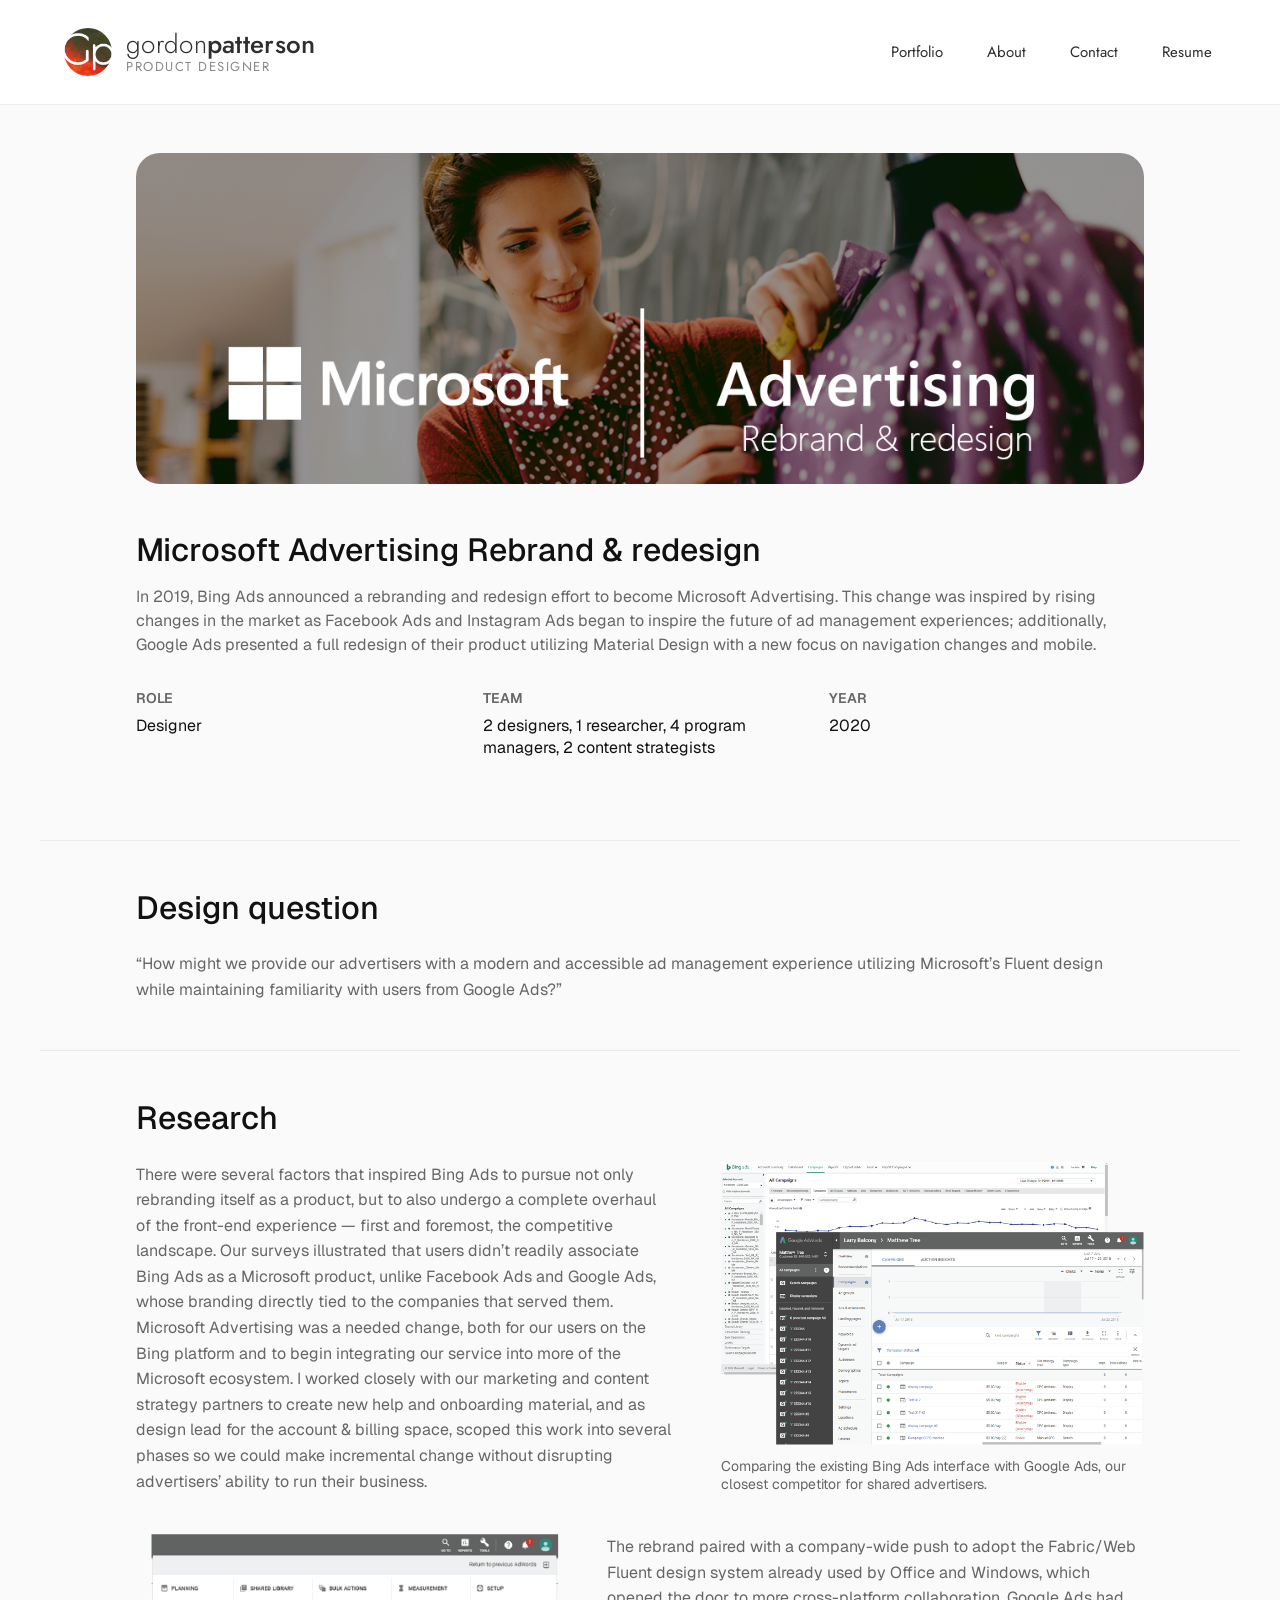
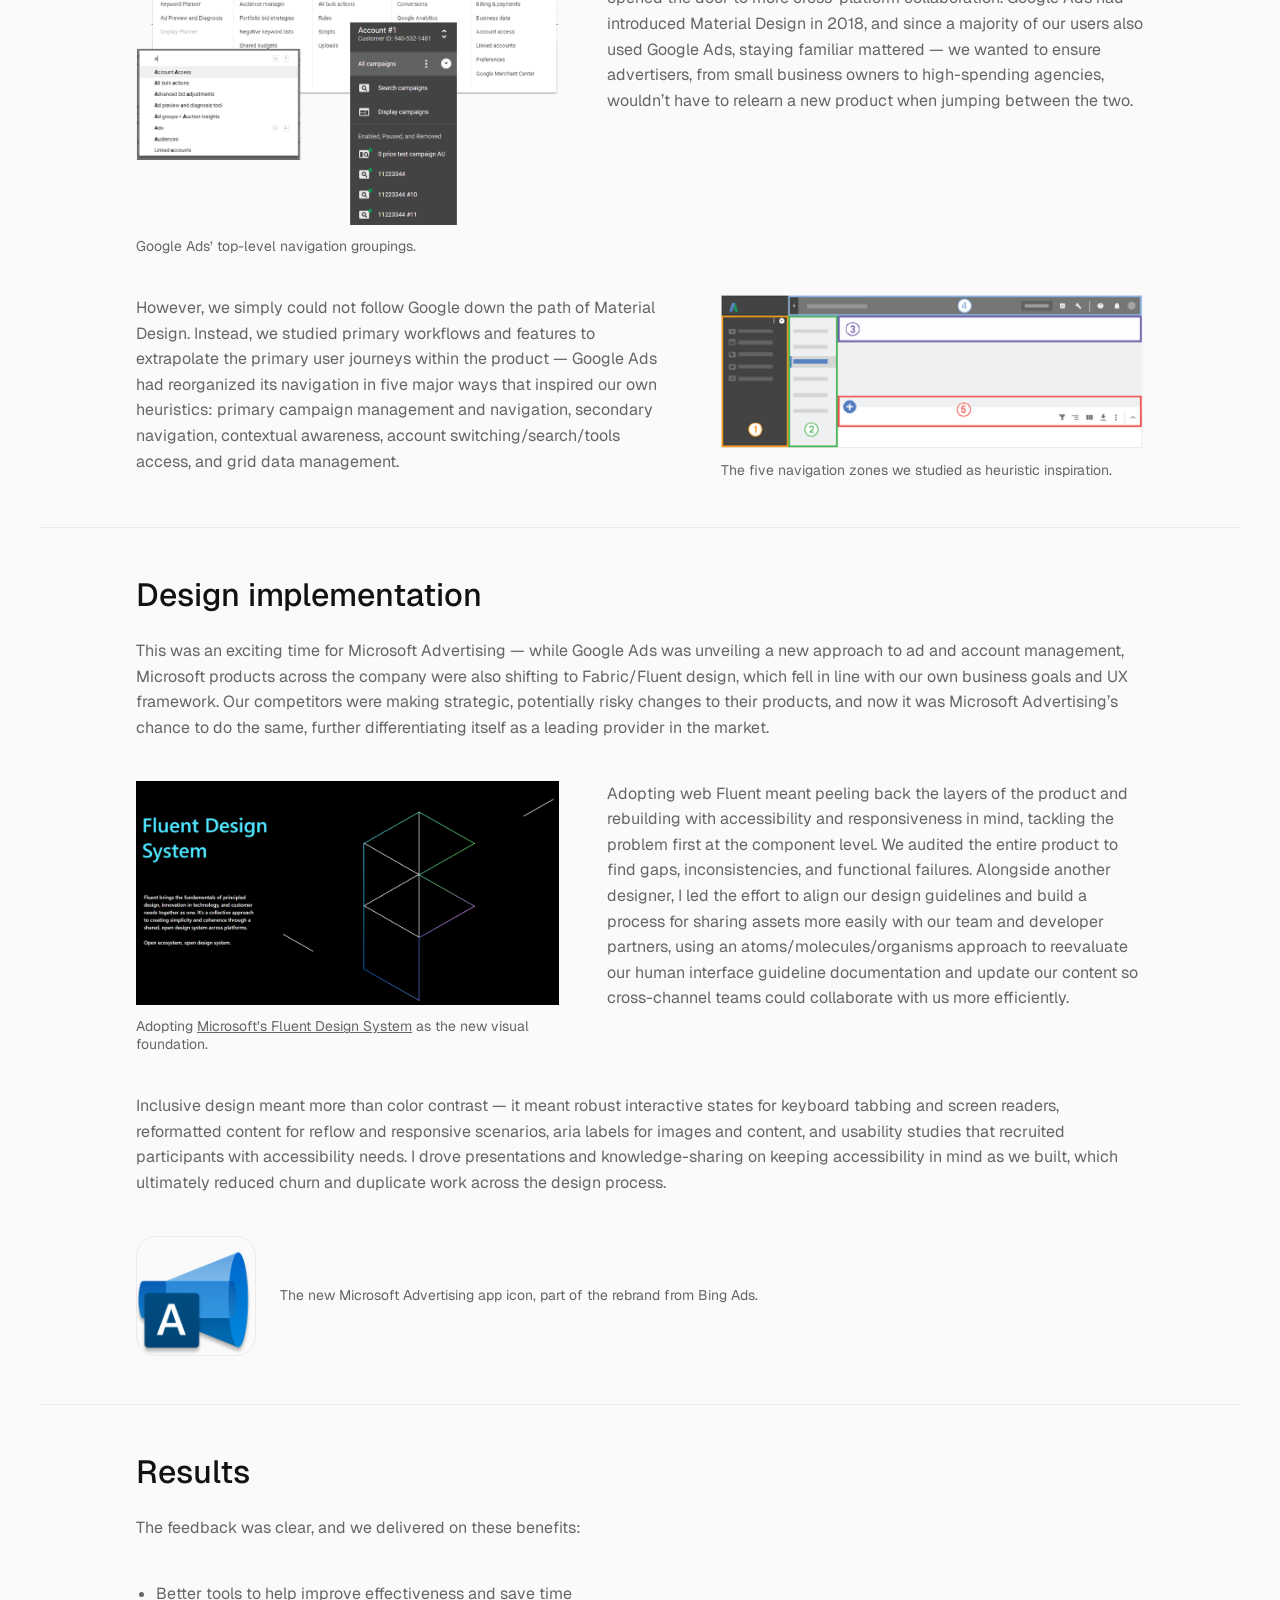
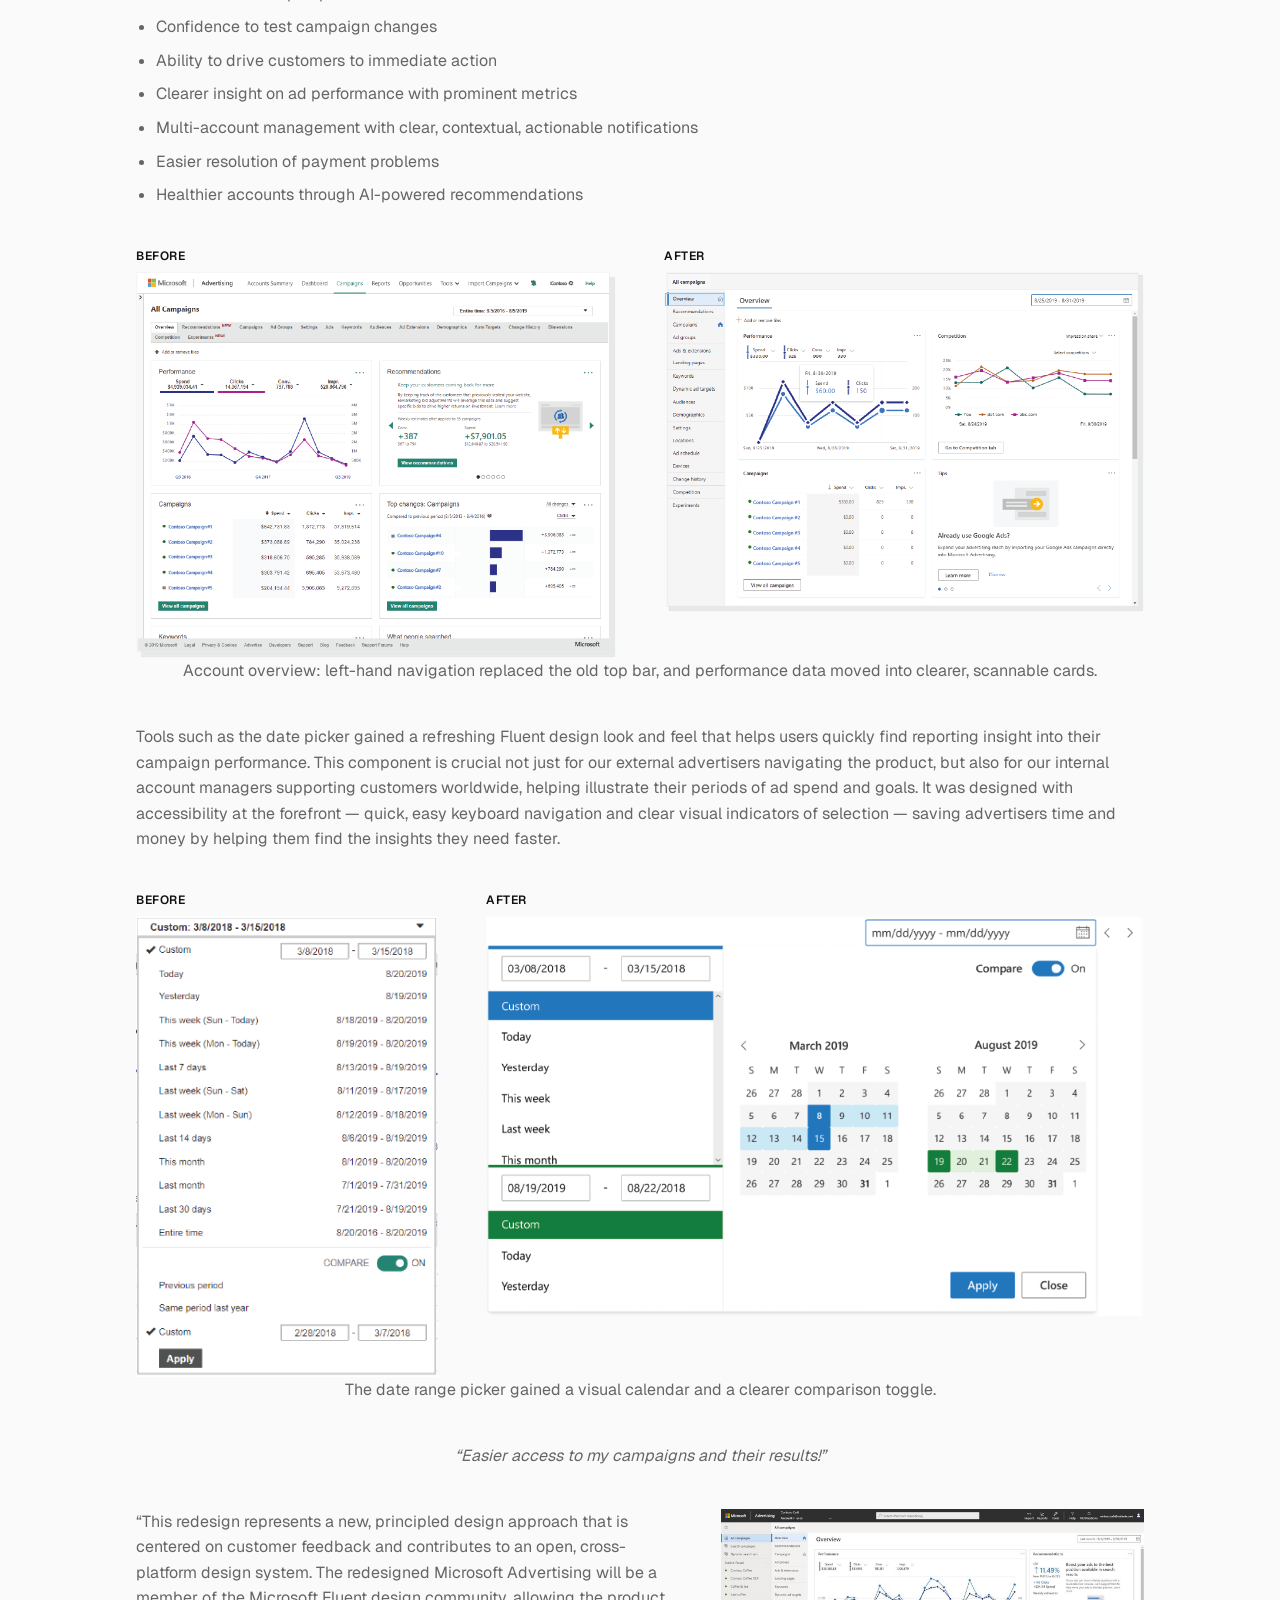
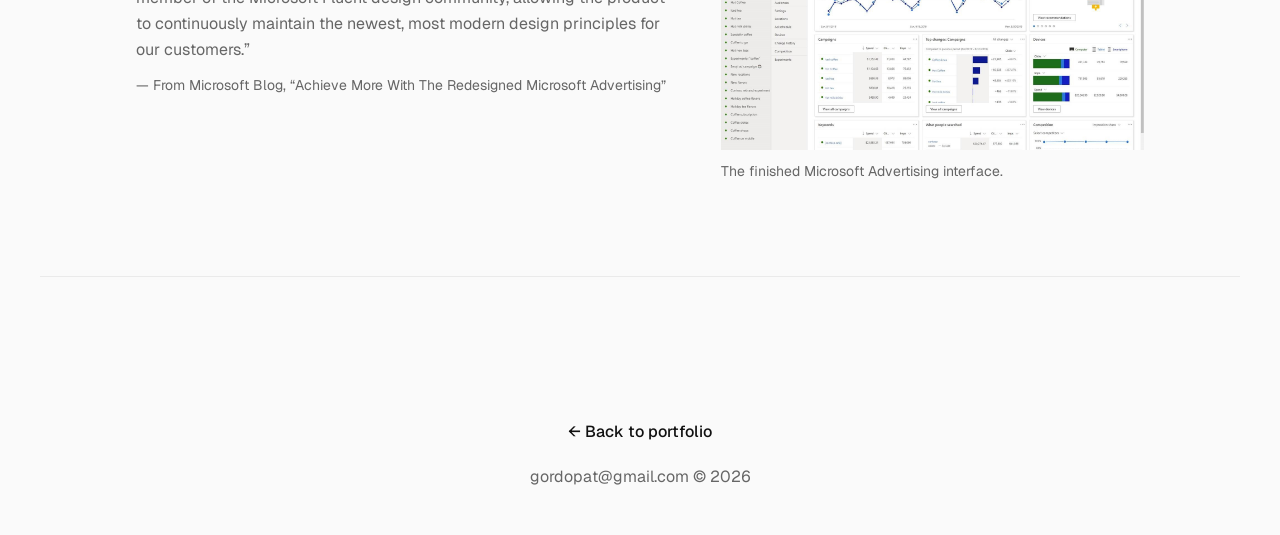
<file: microsoft-advertising.html>
<!doctype html>
<html lang="en">
<head>
<meta charset="utf-8">
<meta name="viewport" content="width=device-width, initial-scale=1">
<title>Microsoft Advertising Rebrand &amp; Redesign — Gordon Patterson</title>
<link rel="icon" href="assets/favicon.ico" sizes="any">
<link rel="icon" type="image/png" sizes="32x32" href="assets/favicon-32x32.png">
<link rel="icon" type="image/png" sizes="16x16" href="assets/favicon-16x16.png">
<link rel="apple-touch-icon" sizes="180x180" href="assets/apple-touch-icon.png">
<link rel="preconnect" href="https://fonts.googleapis.com">
<link rel="preconnect" href="https://fonts.gstatic.com" crossorigin>
<link rel="stylesheet" href="https://fonts.googleapis.com/css2?family=Jost:wght@300;400;500;600&display=swap">
<link rel="stylesheet" href="https://fonts.googleapis.com/css2?family=Geist:wght@400;500;600&display=swap">
<script src="reveal.js" defer></script>
<style>
  :root {
    --ink: #111111;
    --body: #666666;
    --line: #eaeaea;
    --bg: #fafafa;
  }
  * { box-sizing: border-box; }
  body {
    margin: 0;
    font-family: 'Geist', -apple-system, BlinkMacSystemFont, 'Segoe UI', sans-serif;
    background: var(--bg);
    color: var(--ink);
  }
  a { color: inherit; text-decoration: none; }
  img { max-width: 100%; display: block; }

  /* HERO */
  .hero { display: flex; flex-direction: column; gap: 48px; max-width: 1200px; margin: 0 auto; padding: 48px 96px 0; }
  .hero-banner { position: relative; width: 100%; aspect-ratio: 1200 / 394; border-radius: 24px; overflow: hidden; }
  .hero-banner img { width: 100%; height: 100%; object-fit: cover; }
  .hero-text h1 { font-size: 32px; font-weight: 500; line-height: 1.15; margin: 0 0 16px; color: var(--ink); }
  .hero-text p { font-size: 16px; font-weight: 400; line-height: 1.5; color: var(--body); margin: 0; }

  /* METADATA */
  .metadata { max-width: 1200px; margin: 0 auto; padding: 32px 96px; display: flex; flex-wrap: wrap; gap: 32px; }
  .meta-item { flex: 1 1 200px; display: flex; flex-direction: column; gap: 8px; }
  .meta-item .label { font-size: 14px; font-weight: 600; text-transform: uppercase; color: var(--body); }
  .meta-item .value { font-size: 16px; font-weight: 400; line-height: 1.4; color: var(--ink); }

  /* DIVIDER */
  .divider { height: 1px; background: var(--line); max-width: 1200px; margin: 48px auto; }

  /* SECTIONS */
  .section { display: flex; flex-direction: column; gap: 24px; max-width: 1200px; margin: 0 auto; padding: 0 96px; }
  .section-heading h2 { font-size: 32px; font-weight: 500; line-height: 1.2; margin: 0; color: var(--ink); }
  .section-content { width: 100%; display: flex; flex-direction: column; gap: 40px; }
  .section-content p { font-size: 16px; line-height: 1.6; color: var(--body); margin: 0; }
  .section-content ul { font-size: 16px; line-height: 1.6; color: var(--body); margin: 0; padding-left: 20px; display: flex; flex-direction: column; gap: 8px; }

  figure { margin: 0; }
  figure img { width: 100%; height: auto; display: block; }
  figcaption { font-size: 14px; color: var(--body); margin-top: 12px; }
  .img-label { font-size: 12px; font-weight: 600; text-transform: uppercase; letter-spacing: 0.5px; color: var(--ink); margin-bottom: 8px; }

  /* generic row helpers reused across sections */
  .img-pair { display: flex; gap: 48px; align-items: flex-start; }
  .img-pair > figure { flex: 1 1 0; min-width: 0; }
  .text-img-row { display: flex; gap: 48px; align-items: flex-start; }
  .text-img-row > p { flex: 1 1 0; min-width: 0; margin: 0; }
  .text-img-row > figure { flex: 0 0 42%; }
  .icon-row { display: flex; align-items: center; gap: 24px; }
  .icon-row img { width: 120px; height: 120px; border-radius: 20px; border: 1px solid var(--line); flex-shrink: 0; }
  .icon-row p { font-size: 14px; color: var(--body); line-height: 1.6; margin: 0; }
  .caption-below { font-size: 14px; color: var(--body); text-align: center; margin: -24px 0 0; }

  /* FOOTER */
  .footer { max-width: 1200px; margin: 0 auto; padding: 96px 96px 48px; display: flex; flex-direction: column; gap: 40px; }
  .footer-row { display: flex; flex-direction: column; align-items: center; gap: 24px; text-align: center; }
  .footer-row .back-link { font-size: 16px; font-weight: 500; color: var(--ink); }
  .footer-row .copyright { font-size: 16px; color: var(--body); }

  @media (max-width: 960px) {
    .hero, .metadata, .section, .footer { padding-left: 32px; padding-right: 32px; }
    .hero-text h1 { font-size: 28px; }
    .img-pair, .text-img-row { flex-direction: column; }
    .text-img-row > figure { flex: 1 1 auto; width: 100%; }
  }
  @media (max-width: 600px) {
    .metadata { flex-direction: column; }
    .meta-item { flex: 0 1 auto; }
  /* Keep the primary nav on a single line on phone-width screens;
     header and nav are inline-styled, so these use !important. */
  header {
    padding-left: 24px !important;
    padding-right: 24px !important;
  }
  nav[aria-label="Primary"] {
    gap: 6px 16px !important;
  }
  nav[aria-label="Primary"] a {
    font-size: 14px !important;
    padding: 10px 2px !important;
  }
  }
  [data-reveal] { opacity: 0; transform: translateY(18px); transition: opacity 0.6s ease, transform 0.6s ease; }
  [data-reveal].is-visible { opacity: 1; transform: translateY(0); }
  @media (prefers-reduced-motion: reduce) {
    [data-reveal] { opacity: 1; transform: none; transition: none; }
  }
</style>
</head>
<body>

<header style="position: sticky; top: 0; z-index: 10; background: #ffffff; border-bottom: 1px solid #eeeeee; display: flex; align-items: center; justify-content: space-between; padding: 20px 64px; flex-wrap: wrap; gap: 16px; font-family: 'Jost', sans-serif; color: #2f2e2e; box-sizing: content-box;">
  <a href="index.html" style="display: flex; align-items: center; gap: 14px;">
    <img src="assets/logo.png" alt="Gordon Patterson logo mark" style="width: 48px; height: 48px; border-radius: 50%; border: none;">
    <span style="display: flex; flex-direction: column; line-height: 1.1;">
      <span style="font-size: 26px; font-weight: 300; letter-spacing: 0.3px;"><span style="font-weight:300;">gordon</span><span style="font-weight:500;">patterson</span></span>
      <span style="font-size: 13px; color: #8a8a8a; letter-spacing: 1.5px; text-transform: uppercase; margin-top: 2px;">Product Designer</span>
    </span>
  </a>
  <nav aria-label="Primary" style="display: flex; align-items: center; gap: 12px 36px; flex-wrap: wrap;">
    <a href="index.html#portfolio" style="font-size: 15px; padding: 10px 4px; min-height: 44px; display: flex; align-items: center; box-sizing: content-box;">Portfolio</a>
    <a href="index.html#about" style="font-size: 15px; padding: 10px 4px; min-height: 44px; display: flex; align-items: center; box-sizing: content-box;">About</a>
    <a href="index.html#contact" style="font-size: 15px; padding: 10px 4px; min-height: 44px; display: flex; align-items: center; box-sizing: content-box;">Contact</a>
    <a href="assets/gordon-patterson-resume.pdf" style="font-size: 15px; padding: 10px 4px; min-height: 44px; display: flex; align-items: center; box-sizing: content-box;">Resume</a>
  </nav>
</header>

<main>

  <div class="hero">
    <div class="hero-banner">
      <img src="assets/microsoft-banner.png" alt="">
    </div>
    <div class="hero-text">
      <h1>Microsoft Advertising Rebrand &amp; redesign</h1>
      <p>In 2019, Bing Ads announced a rebranding and redesign effort to become Microsoft Advertising. This change was inspired by rising changes in the market as Facebook Ads and Instagram Ads began to inspire the future of ad management experiences; additionally, Google Ads presented a full redesign of their product utilizing Material Design with a new focus on navigation changes and mobile.</p>
    </div>
  </div>

  <div class="metadata">
    <div class="meta-item">
      <span class="label">Role</span>
      <span class="value">Designer</span>
    </div>
    <div class="meta-item">
      <span class="label">Team</span>
      <span class="value">2 designers, 1 researcher, 4 program managers, 2 content strategists</span>
    </div>
    <div class="meta-item">
      <span class="label">Year</span>
      <span class="value">2020</span>
    </div>
  </div>

  <div class="divider"></div>

  <div class="section" data-reveal>
    <div class="section-heading"><h2>Design question</h2></div>
    <div class="section-content">
      <p>&ldquo;How might we provide our advertisers with a modern and accessible ad management experience utilizing Microsoft&rsquo;s Fluent design while maintaining familiarity with users from Google Ads?&rdquo;</p>
    </div>
  </div>

  <div class="divider"></div>

  <div class="section" data-reveal>
    <div class="section-heading"><h2>Research</h2></div>
    <div class="section-content">
      <div class="text-img-row">
        <p>There were several factors that inspired Bing Ads to pursue not only rebranding itself as a product, but to also undergo a complete overhaul of the front-end experience &mdash; first and foremost, the competitive landscape. Our surveys illustrated that users didn&rsquo;t readily associate Bing Ads as a Microsoft product, unlike Facebook Ads and Google Ads, whose branding directly tied to the companies that served them. Microsoft Advertising was a needed change, both for our users on the Bing platform and to begin integrating our service into more of the Microsoft ecosystem. I worked closely with our marketing and content strategy partners to create new help and onboarding material, and as design lead for the account &amp; billing space, scoped this work into several phases so we could make incremental change without disrupting advertisers&rsquo; ability to run their business.</p>
        <figure>
          <img src="assets/msft-oldBingVsGoogle.png" alt="The existing Bing Ads campaigns dashboard shown layered over the Google AdWords account view, used to compare the two interfaces directly." style="aspect-ratio: 802/537; object-fit: cover;">
          <figcaption>Comparing the existing Bing Ads interface with Google Ads, our closest competitor for shared advertisers.</figcaption>
        </figure>
      </div>
      <div class="text-img-row">
        <figure>
          <img src="assets/msft-googleNav1.png" alt="Google Ads' top-level navigation menu, grouped into Planning, Shared Library, Bulk Actions, Measurement and Setup." style="aspect-ratio: 476/327; object-fit: cover;">
          <figcaption>Google Ads&rsquo; top-level navigation groupings.</figcaption>
        </figure>
        <p>The rebrand paired with a company-wide push to adopt the Fabric/Web Fluent design system already used by Office and Windows, which opened the door to more cross-platform collaboration. Google Ads had introduced Material Design in 2018, and since a majority of our users also used Google Ads, staying familiar mattered &mdash; we wanted to ensure advertisers, from small business owners to high-spending agencies, wouldn&rsquo;t have to relearn a new product when jumping between the two.</p>
      </div>
      <div class="text-img-row">
        <p>However, we simply could not follow Google down the path of Material Design. Instead, we studied primary workflows and features to extrapolate the primary user journeys within the product &mdash; Google Ads had reorganized its navigation in five major ways that inspired our own heuristics: primary campaign management and navigation, secondary navigation, contextual awareness, account switching/search/tools access, and grid data management.</p>
        <figure>
          <img src="assets/msft-googleNav2.png" alt="An annotated wireframe marking the five areas of Google Ads navigation studied: primary navigation, secondary navigation, contextual awareness, account switching, and grid data management." style="aspect-ratio: 873/317; object-fit: cover;">
          <figcaption>The five navigation zones we studied as heuristic inspiration.</figcaption>
        </figure>
      </div>
    </div>
  </div>

  <div class="divider"></div>

  <div class="section" data-reveal>
    <div class="section-heading"><h2>Design implementation</h2></div>
    <div class="section-content">
      <p>This was an exciting time for Microsoft Advertising &mdash; while Google Ads was unveiling a new approach to ad and account management, Microsoft products across the company were also shifting to Fabric/Fluent design, which fell in line with our own business goals and UX framework. Our competitors were making strategic, potentially risky changes to their products, and now it was Microsoft Advertising&rsquo;s chance to do the same, further differentiating itself as a leading provider in the market.</p>
      <div class="text-img-row">
        <figure>
          <img src="assets/msft-fluentDesign.png" alt="A title slide reading 'Fluent Design System' describing it as bringing principled design, innovation and customer needs together into a shared, open design system across platforms." style="aspect-ratio: 2012/1068; object-fit: cover;">
          <figcaption>Adopting <a href="https://fluent2.microsoft.design/" target="_blank" rel="noopener" style="text-decoration: underline;">Microsoft&rsquo;s Fluent Design System</a> as the new visual foundation.</figcaption>
        </figure>
        <p>Adopting web Fluent meant peeling back the layers of the product and rebuilding with accessibility and responsiveness in mind, tackling the problem first at the component level. We audited the entire product to find gaps, inconsistencies, and functional failures. Alongside another designer, I led the effort to align our design guidelines and build a process for sharing assets more easily with our team and developer partners, using an atoms/molecules/organisms approach to reevaluate our human interface guideline documentation and update our content so cross-channel teams could collaborate with us more efficiently.</p>
      </div>
      <p>Inclusive design meant more than color contrast &mdash; it meant robust interactive states for keyboard tabbing and screen readers, reformatted content for reflow and responsive scenarios, aria labels for images and content, and usability studies that recruited participants with accessibility needs. I drove presentations and knowledge-sharing on keeping accessibility in mind as we built, which ultimately reduced churn and duplicate work across the design process.</p>
      <div class="icon-row">
        <img src="assets/msft-appIcon.png" alt="The new Microsoft Advertising app icon: a blue megaphone with a bold letter A.">
        <p>The new Microsoft Advertising app icon, part of the rebrand from Bing Ads.</p>
      </div>
    </div>
  </div>

  <div class="divider"></div>

  <div class="section" data-reveal>
    <div class="section-heading"><h2>Results</h2></div>
    <div class="section-content">
      <p>The feedback was clear, and we delivered on these benefits:</p>
      <ul>
        <li>Better tools to help improve effectiveness and save time</li>
        <li>Confidence to test campaign changes</li>
        <li>Ability to drive customers to immediate action</li>
        <li>Clearer insight on ad performance with prominent metrics</li>
        <li>Multi-account management with clear, contextual, actionable notifications</li>
        <li>Easier resolution of payment problems</li>
        <li>Healthier accounts through AI-powered recommendations</li>
      </ul>
      <div>
        <div class="img-pair">
          <figure>
            <div class="img-label">Before</div>
            <img src="assets/msft-overviewOld.png" alt="The old Microsoft Advertising account overview page, with a top navigation bar and a dense grid of performance cards." style="aspect-ratio: 817/658; object-fit: cover;">
          </figure>
          <figure>
            <div class="img-label">After</div>
            <img src="assets/msft-overviewNew.png" alt="The redesigned account overview page, with a left-hand navigation rail and a cleaner performance and competition layout." style="aspect-ratio: 816/579; object-fit: cover;">
          </figure>
        </div>
        <p class="caption-below">Account overview: left-hand navigation replaced the old top bar, and performance data moved into clearer, scannable cards.</p>
      </div>
      <p>Tools such as the date picker gained a refreshing Fluent design look and feel that helps users quickly find reporting insight into their campaign performance. This component is crucial not just for our external advertisers navigating the product, but also for our internal account managers supporting customers worldwide, helping illustrate their periods of ad spend and goals. It was designed with accessibility at the forefront &mdash; quick, easy keyboard navigation and clear visual indicators of selection &mdash; saving advertisers time and money by helping them find the insights they need faster.</p>
      <div>
        <div class="img-pair">
          <figure style="flex: 0 0 30%;">
            <div class="img-label">Before</div>
            <img src="assets/msft-datePickerOld.png" alt="The old date range picker, a plain dropdown list of preset ranges with two small text fields for a custom range." style="aspect-ratio: 327/499; object-fit: cover;">
          </figure>
          <figure>
            <div class="img-label">After</div>
            <img src="assets/msft-datePickerNew.png" alt="The redesigned date range picker, with dual calendars, a visible custom range field, and a comparison toggle." style="aspect-ratio: 827/504; object-fit: cover;">
          </figure>
        </div>
        <p class="caption-below">The date range picker gained a visual calendar and a clearer comparison toggle.</p>
      </div>
      <p style="text-align: center; font-size: 16px; font-style: italic;">&ldquo;Easier access to my campaigns and their results!&rdquo;</p>
      <div class="text-img-row">
        <div style="flex: 1 1 0; min-width: 0; display: flex; flex-direction: column; gap: 12px;">
          <p style="margin: 0;">&ldquo;This redesign represents a new, principled design approach that is centered on customer feedback and contributes to an open, cross-platform design system. The redesigned Microsoft Advertising will be a member of the Microsoft Fluent design community, allowing the product to continuously maintain the newest, most modern design principles for our customers.&rdquo;</p>
          <p style="margin: 0; font-size: 14px;">&mdash; From Microsoft Blog, &ldquo;Achieve More With The Redesigned Microsoft Advertising&rdquo;</p>
        </div>
        <figure>
          <img src="assets/msft-newUI.jpg" alt="The finished Microsoft Advertising interface: left-hand navigation, a performance chart, campaign list, top changes, and device breakdown on the account overview page." style="aspect-ratio: 1516/864; object-fit: cover;">
          <figcaption>The finished Microsoft Advertising interface.</figcaption>
        </figure>
      </div>
    </div>
  </div>

</main>

<div class="divider" style="margin-top: 96px;"></div>

<div class="footer">
  <div class="footer-row">
    <a class="back-link" href="index.html#portfolio">&larr; Back to portfolio</a>
    <span class="copyright">gordopat@gmail.com &copy; 2026</span>
  </div>
</div>

</body>
</html>
</file>
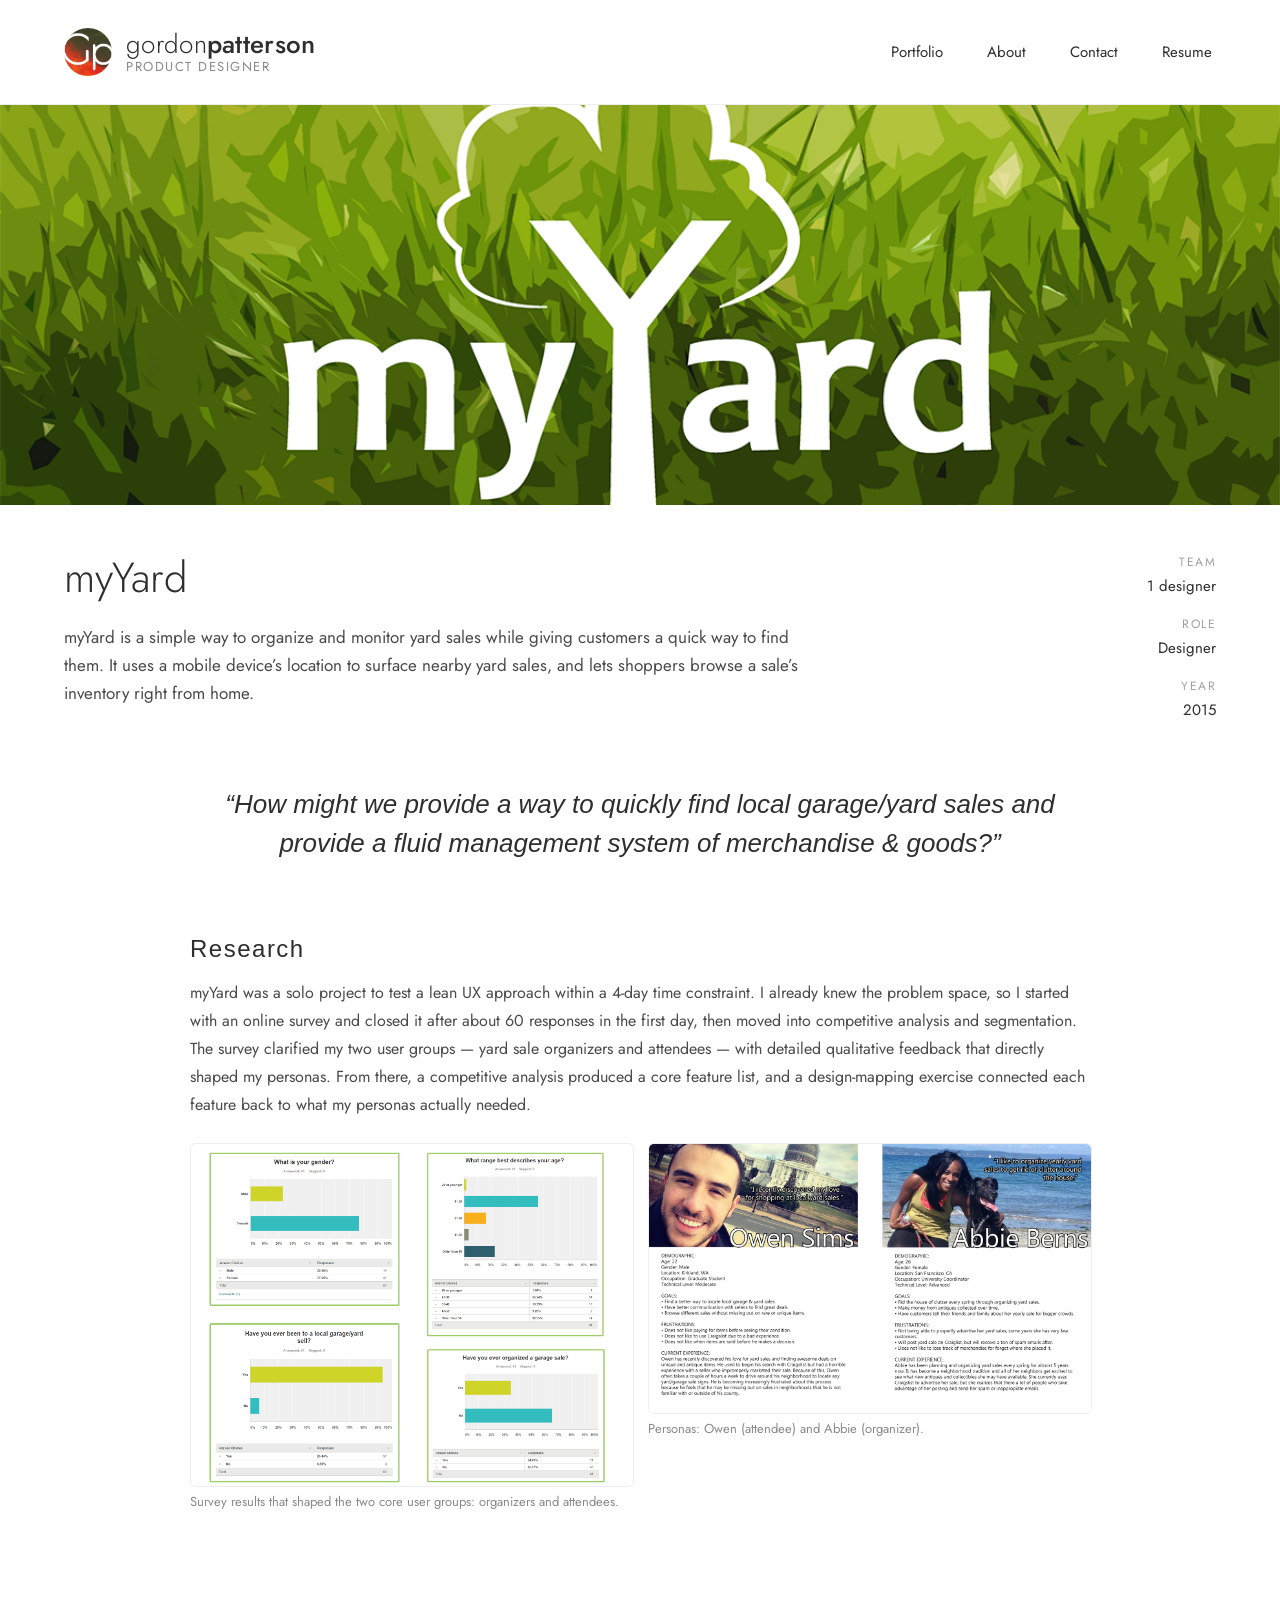
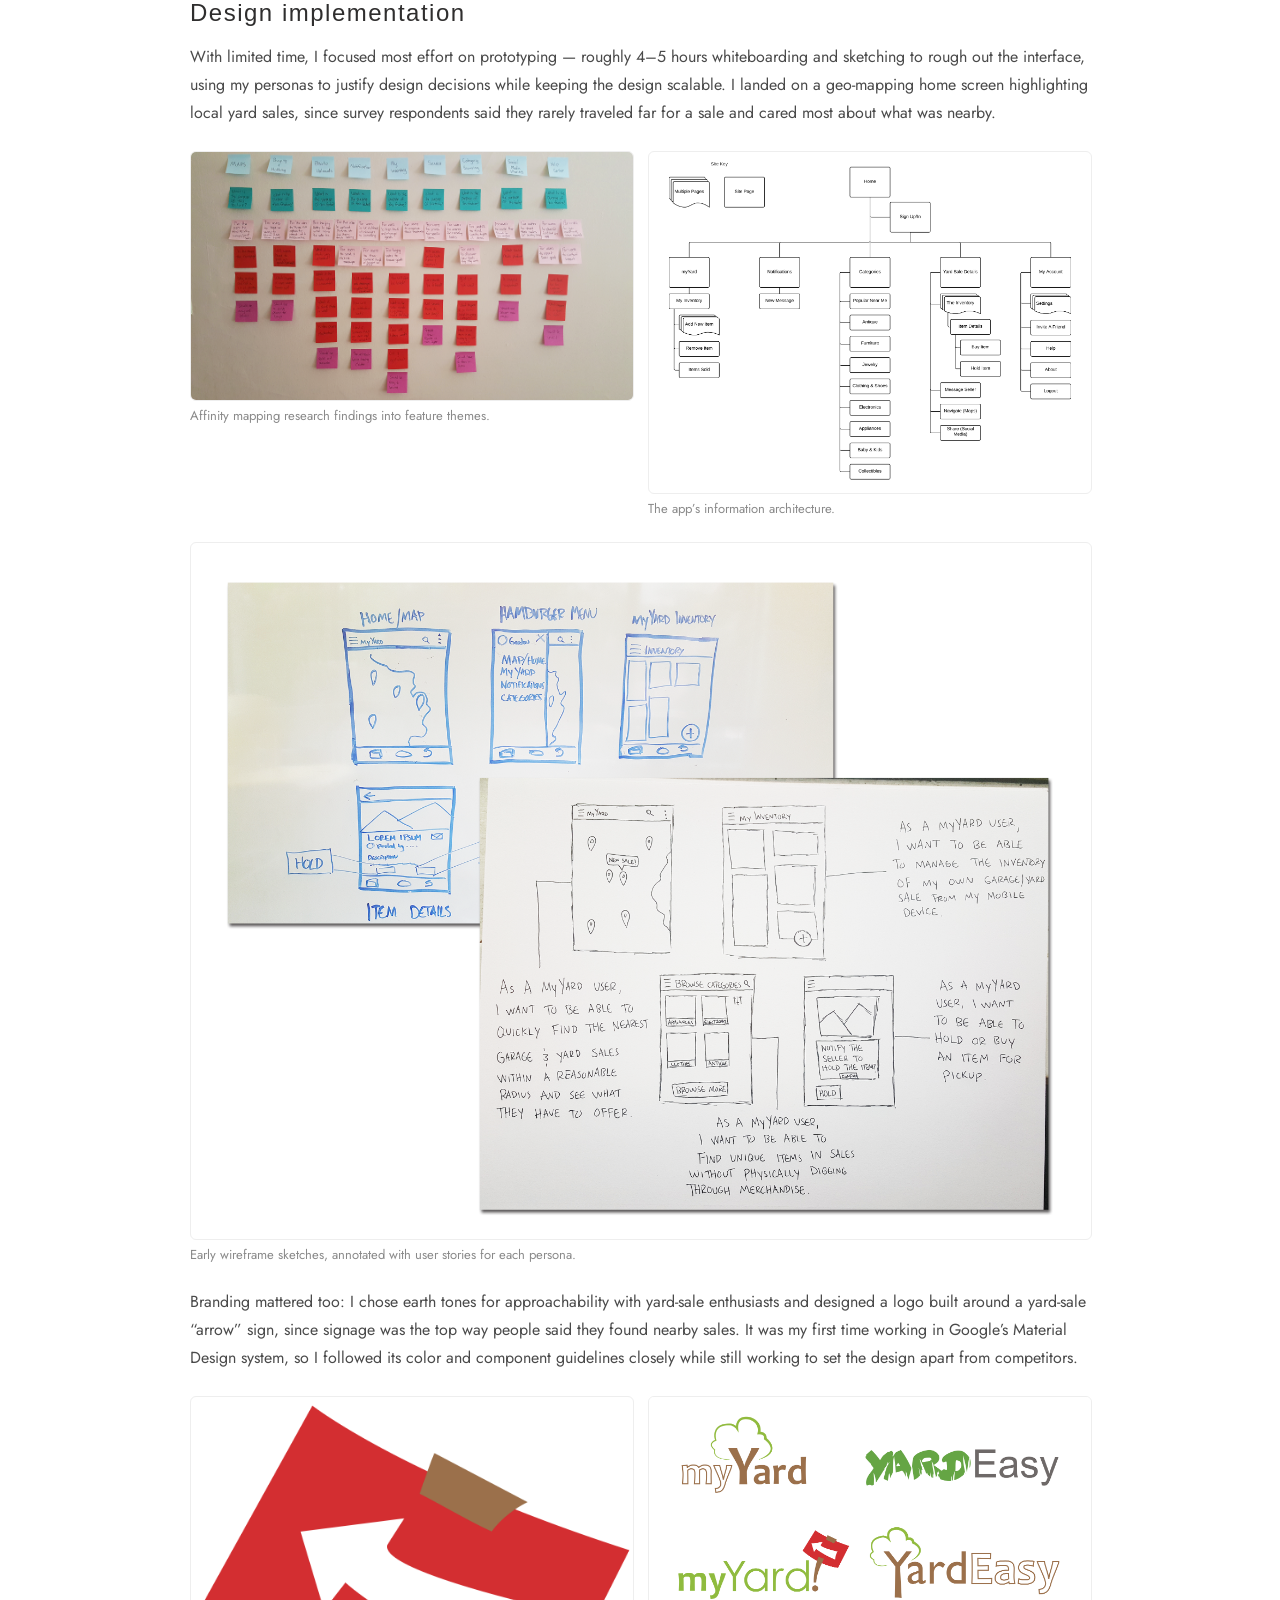
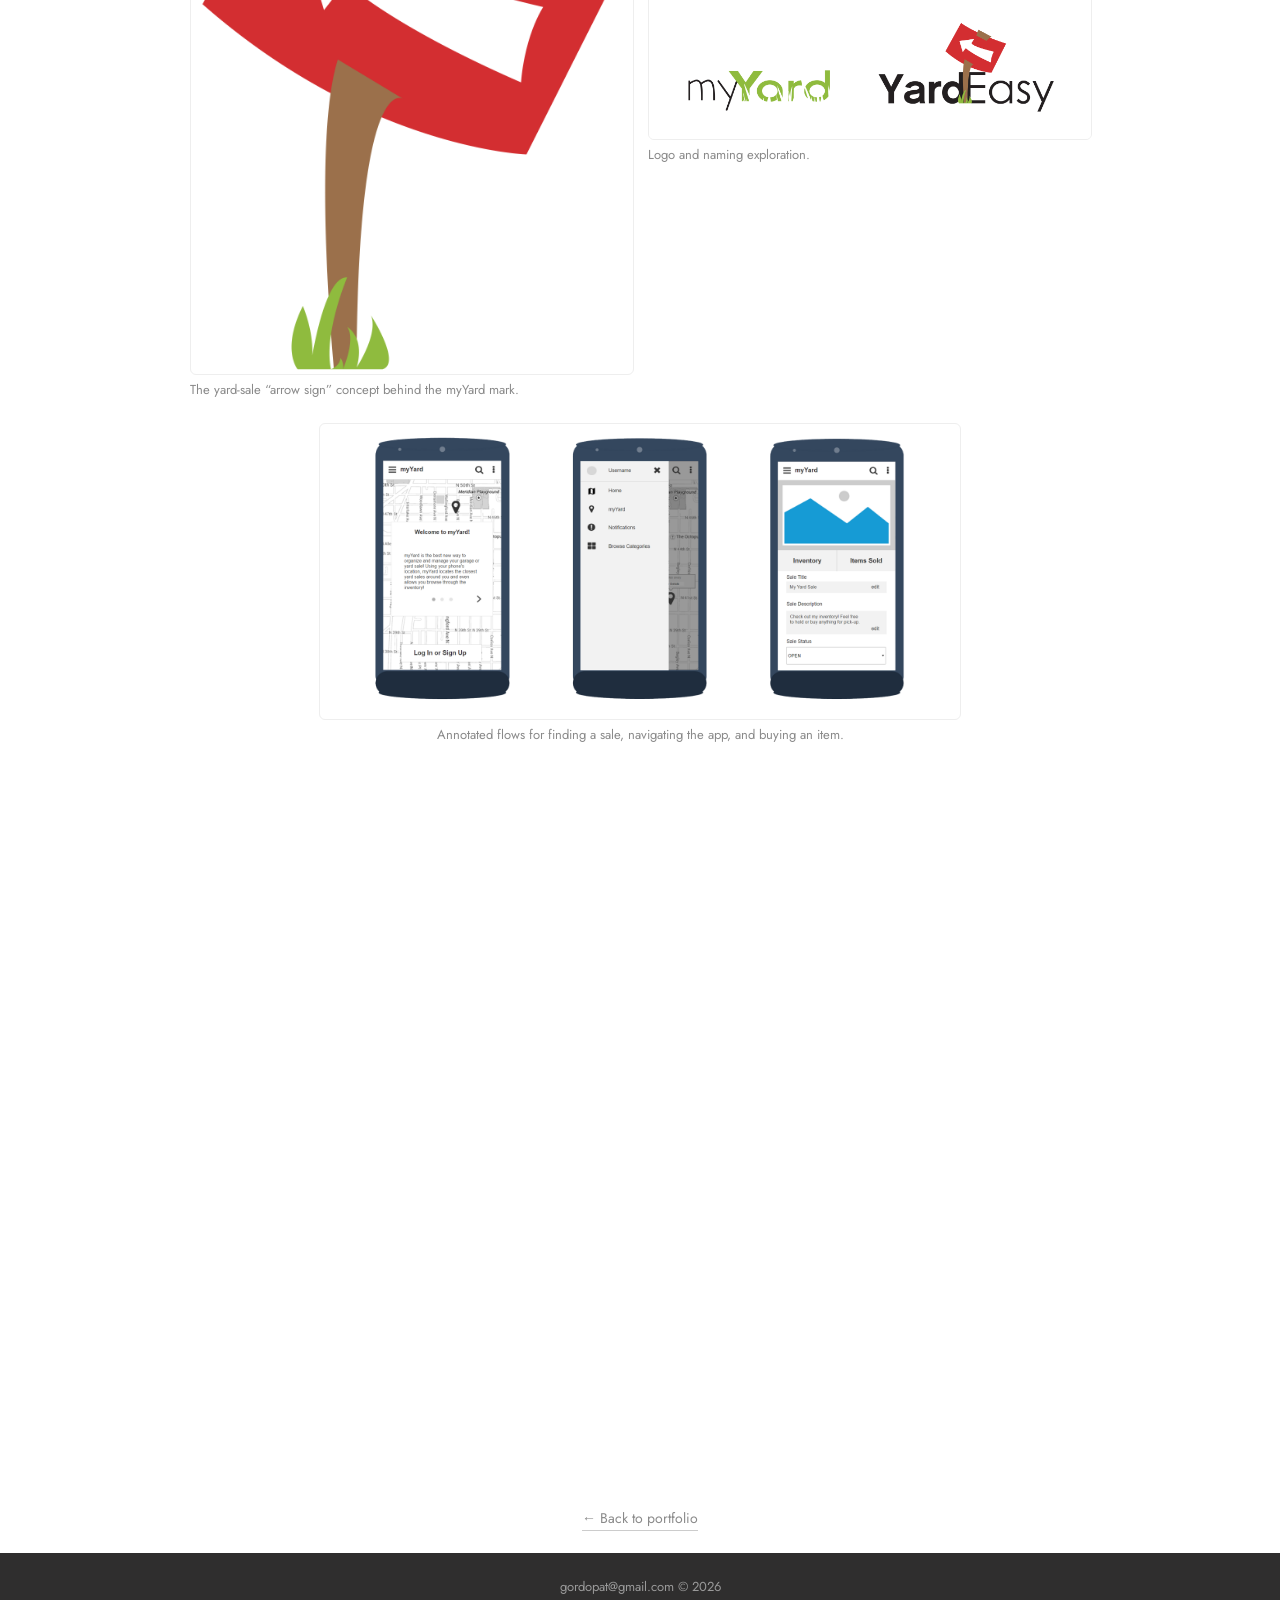
<file: myyard.html>
<!doctype html>
<html lang="en">
<head>
<meta charset="utf-8">
<meta name="viewport" content="width=device-width, initial-scale=1">
<title>myYard — Gordon Patterson</title>
<link rel="stylesheet" href="https://fonts.googleapis.com/css2?family=Jost:wght@300;400;500;600&display=swap">
<link rel="stylesheet" href="styles.css">
</head>
<body>
<script src="reveal.js" defer></script>
<div style="width: 100%; min-height: 100vh; box-sizing: border-box; font-family: 'Jost', sans-serif; color: #2f2e2e; background: #ffffff; display: flex; flex-direction: column;">

  <!-- HEADER -->
  <header style="position: sticky; top: 0; z-index: 10; background: #ffffff; border-bottom: 1px solid #eeeeee; display: flex; align-items: center; justify-content: space-between; padding: 20px 64px; flex-wrap: wrap; gap: 16px;">
    <a href="index.html" style="display: flex; align-items: center; gap: 14px;">
      <img src="assets/logo.png" alt="Gordon Patterson logo mark" style="width: 48px; height: 48px; border-radius: 50%; border: none;">
      <span style="display: flex; flex-direction: column; line-height: 1.1;">
        <span style="font-size: 26px; font-weight: 300; letter-spacing: 0.3px;"><span style="font-weight:300;">gordon</span><span style="font-weight:500;">patterson</span></span>
        <span style="font-size: 13px; color: #8a8a8a; letter-spacing: 1.5px; text-transform: uppercase; margin-top: 2px;">Product Designer</span>
      </span>
    </a>
    <nav aria-label="Primary" style="display: flex; align-items: center; gap: 12px 36px; flex-wrap: wrap;">
      <a href="index.html#portfolio" style="font-size: 15px; padding: 10px 4px; min-height: 44px; display: flex; align-items: center;">Portfolio</a>
      <a href="index.html#about" style="font-size: 15px; padding: 10px 4px; min-height: 44px; display: flex; align-items: center;">About</a>
      <a href="index.html#contact" style="font-size: 15px; padding: 10px 4px; min-height: 44px; display: flex; align-items: center;">Contact</a>
      <a href="assets/gordon-patterson-resume.pdf" style="font-size: 15px; padding: 10px 4px; min-height: 44px; display: flex; align-items: center;">Resume</a>
    </nav>
  </header>

  <main>
    <!-- HERO -->
    <div style="width: 100%; aspect-ratio: 16/5; overflow: hidden;">
      <img src="assets/myyard-banner.png" alt="" style="width: 100%; height: 100%; object-fit: cover; display: block;">
    </div>

    <!-- TITLE + FACTS -->
    <section style="padding: 48px 64px 24px; max-width: 1200px; margin: 0 auto; display: grid; grid-template-columns: 2fr 1fr; gap: 48px;" class="split">
      <div>
        <h1 style="font-weight: 300; font-size: 42px; line-height: 1.2; margin: 0 0 20px;">myYard</h1>
        <p style="font-size: 17px; line-height: 1.65; color: #4a4a4a; margin: 0;">myYard is a simple way to organize and monitor yard sales while giving customers a quick way to find them. It uses a mobile device&rsquo;s location to surface nearby yard sales, and lets shoppers browse a sale&rsquo;s inventory right from home.</p>
      </div>
      <dl style="text-align: right; margin: 0; display: flex; flex-direction: column; gap: 18px;">
        <div>
          <dt style="font-size: 12px; letter-spacing: 1.5px; text-transform: uppercase; color: #a0a09f;">Team</dt>
          <dd style="margin: 4px 0 0; font-size: 15px;">1 designer</dd>
        </div>
        <div>
          <dt style="font-size: 12px; letter-spacing: 1.5px; text-transform: uppercase; color: #a0a09f;">Role</dt>
          <dd style="margin: 4px 0 0; font-size: 15px;">Designer</dd>
        </div>
        <div>
          <dt style="font-size: 12px; letter-spacing: 1.5px; text-transform: uppercase; color: #a0a09f;">Year</dt>
          <dd style="margin: 4px 0 0; font-size: 15px;">2015</dd>
        </div>
      </dl>
    </section>

    <!-- HOW MIGHT WE -->
    <section style="padding: 40px 64px; max-width: 900px; margin: 0 auto; text-align: center;" data-reveal>
      <p style="font-family: 'Helvetica Neue', Helvetica, Arial, sans-serif; font-style: italic; font-weight: 500; font-size: 26px; line-height: 1.5; color: #2f2e2e; margin: 0;">&ldquo;How might we provide a way to quickly find local garage/yard sales and provide a fluid management system of merchandise &amp; goods?&rdquo;</p>
    </section>

    <!-- RESEARCH -->
    <section style="padding: 32px 64px; max-width: 900px; margin: 0 auto;" data-reveal>
      <h2 style="font-family: 'Helvetica Neue', Helvetica, Arial, sans-serif; font-weight: 300; letter-spacing: 1.5px; font-size: 24px; margin: 0 0 16px;">Research</h2>
      <p style="font-size: 16px; line-height: 1.75; color: #4a4a4a; margin: 0 0 16px;">myYard was a solo project to test a lean UX approach within a 4-day time constraint. I already knew the problem space, so I started with an online survey and closed it after about 60 responses in the first day, then moved into competitive analysis and segmentation. The survey clarified my two user groups &mdash; yard sale organizers and attendees &mdash; with detailed qualitative feedback that directly shaped my personas. From there, a competitive analysis produced a core feature list, and a design-mapping exercise connected each feature back to what my personas actually needed.</p>

      <div class="gal gal-2">
        <figure>
          <img src="assets/my2.png" alt="Four survey result charts covering respondent gender, age range, whether they've attended a garage sale, and whether they've organized one.">
          <figcaption>Survey results that shaped the two core user groups: organizers and attendees.</figcaption>
        </figure>
        <figure>
          <img src="assets/my3.png" alt="Two personas built from the survey: Owen Sims, a 22-year-old grad student who wants quick access to great deals, and Abbie Berns, a 26-year-old organizer who wants an easier way to advertise her sale.">
          <figcaption>Personas: Owen (attendee) and Abbie (organizer).</figcaption>
        </figure>
      </div>
    </section>

    <!-- DESIGN IMPLEMENTATION -->
    <section style="padding: 32px 64px; max-width: 900px; margin: 0 auto;" data-reveal>
      <h2 style="font-family: 'Helvetica Neue', Helvetica, Arial, sans-serif; font-weight: 300; letter-spacing: 1.5px; font-size: 24px; margin: 0 0 16px;">Design implementation</h2>
      <p style="font-size: 16px; line-height: 1.75; color: #4a4a4a; margin: 0 0 16px;">With limited time, I focused most effort on prototyping &mdash; roughly 4&ndash;5 hours whiteboarding and sketching to rough out the interface, using my personas to justify design decisions while keeping the design scalable. I landed on a geo-mapping home screen highlighting local yard sales, since survey respondents said they rarely traveled far for a sale and cared most about what was nearby.</p>

      <div class="gal gal-2">
        <figure>
          <img src="assets/my4.png" alt="A wall covered in color-coded sticky notes, used to affinity-map survey and interview findings into feature themes.">
          <figcaption>Affinity mapping research findings into feature themes.</figcaption>
        </figure>
        <figure>
          <img src="assets/my5.png" alt="A site map diagram showing the app's structure: Home, Sign Up/In, myYard inventory, Notifications, Categories, Yard Sale Details, and My Account.">
          <figcaption>The app&rsquo;s information architecture.</figcaption>
        </figure>
      </div>

      <figure style="margin-top: 14px;">
        <img src="assets/my6.png" alt="Hand-drawn wireframe sketches for the home map, hamburger menu, and myYard inventory screens, annotated with user stories written from each persona's point of view.">
        <figcaption>Early wireframe sketches, annotated with user stories for each persona.</figcaption>
      </figure>

      <p style="font-size: 16px; line-height: 1.75; color: #4a4a4a; margin: 24px 0 16px;">Branding mattered too: I chose earth tones for approachability with yard-sale enthusiasts and designed a logo built around a yard-sale &ldquo;arrow&rdquo; sign, since signage was the top way people said they found nearby sales. It was my first time working in Google&rsquo;s Material Design system, so I followed its color and component guidelines closely while still working to set the design apart from competitors.</p>

      <div class="gal gal-2">
        <figure>
          <img src="assets/my7.png" alt="An illustrated red yard-sale arrow sign on a wooden post, the concept behind the myYard brand mark.">
          <figcaption>The yard-sale &ldquo;arrow sign&rdquo; concept behind the myYard mark.</figcaption>
        </figure>
        <figure>
          <img src="assets/my8.png" alt="Six logo lockup explorations comparing the myYard name and mark against an alternate YardEasy concept.">
          <figcaption>Logo and naming exploration.</figcaption>
        </figure>
      </div>

      <figure style="margin-top: 14px;">
        <img src="assets/my9.png" alt="Three annotated phone mockups showing the home map with a nearby yard sale, the side navigation menu, and an item detail screen with buy and hold actions." style="max-width: 640px; margin: 0 auto; display: block;">
        <figcaption style="text-align: center;">Annotated flows for finding a sale, navigating the app, and buying an item.</figcaption>
      </figure>
    </section>

    <!-- RESULTS -->
    <section style="padding: 32px 64px 72px; max-width: 900px; margin: 0 auto;" data-reveal>
      <h2 style="font-family: 'Helvetica Neue', Helvetica, Arial, sans-serif; font-weight: 300; letter-spacing: 1.5px; font-size: 24px; margin: 0 0 16px;">Results</h2>
      <p style="font-size: 16px; line-height: 1.75; color: #4a4a4a; margin: 0 0 16px;">The design came out clean, functional, and aligned with user goals in usability testing with yard-sale enthusiasts. That testing surfaced future directions, including integrating Craigslist ads (which most users were already relying on) and adding item delivery &mdash; positioning myYard as a genuine e-commerce layer on top of yard sales.</p>

      <div class="gal gal-2">
        <figure>
          <img src="assets/my10.png" alt="The finished myYard item detail screen on a phone, showing a photo of a small rug for sale with its category and description.">
          <figcaption>The finished item detail screen.</figcaption>
        </figure>
        <figure>
          <img src="assets/my11.png" alt="A hand holding a phone displaying the myYard logo splash screen." style="max-width: 260px; margin: 0 auto; display: block;">
        </figure>
      </div>

      <p style="font-family: 'Helvetica Neue', Helvetica, Arial, sans-serif; font-style: italic; font-size: 18px; line-height: 1.6; color: #6a6a6a; margin: 24px 0 0;">&ldquo;No more fumbling with inventory lists or forgetting prices of your goods, because everything is right where you need it to be.&rdquo;</p>
    </section>

    <div style="padding: 24px 64px; text-align: center;">
      <a href="index.html#portfolio" style="font-size: 14px; color: #8a8a8a; border-bottom: 1px solid #cccccc; padding-bottom: 2px;">&larr; Back to portfolio</a>
    </div>
  </main>

  <footer style="background: #2f2e2e; color: #9a9a9a; padding: 24px 64px; text-align: center; font-size: 13px;">
    gordopat@gmail.com &copy; 2026
  </footer>

</div>
</body>
</html>
</file>
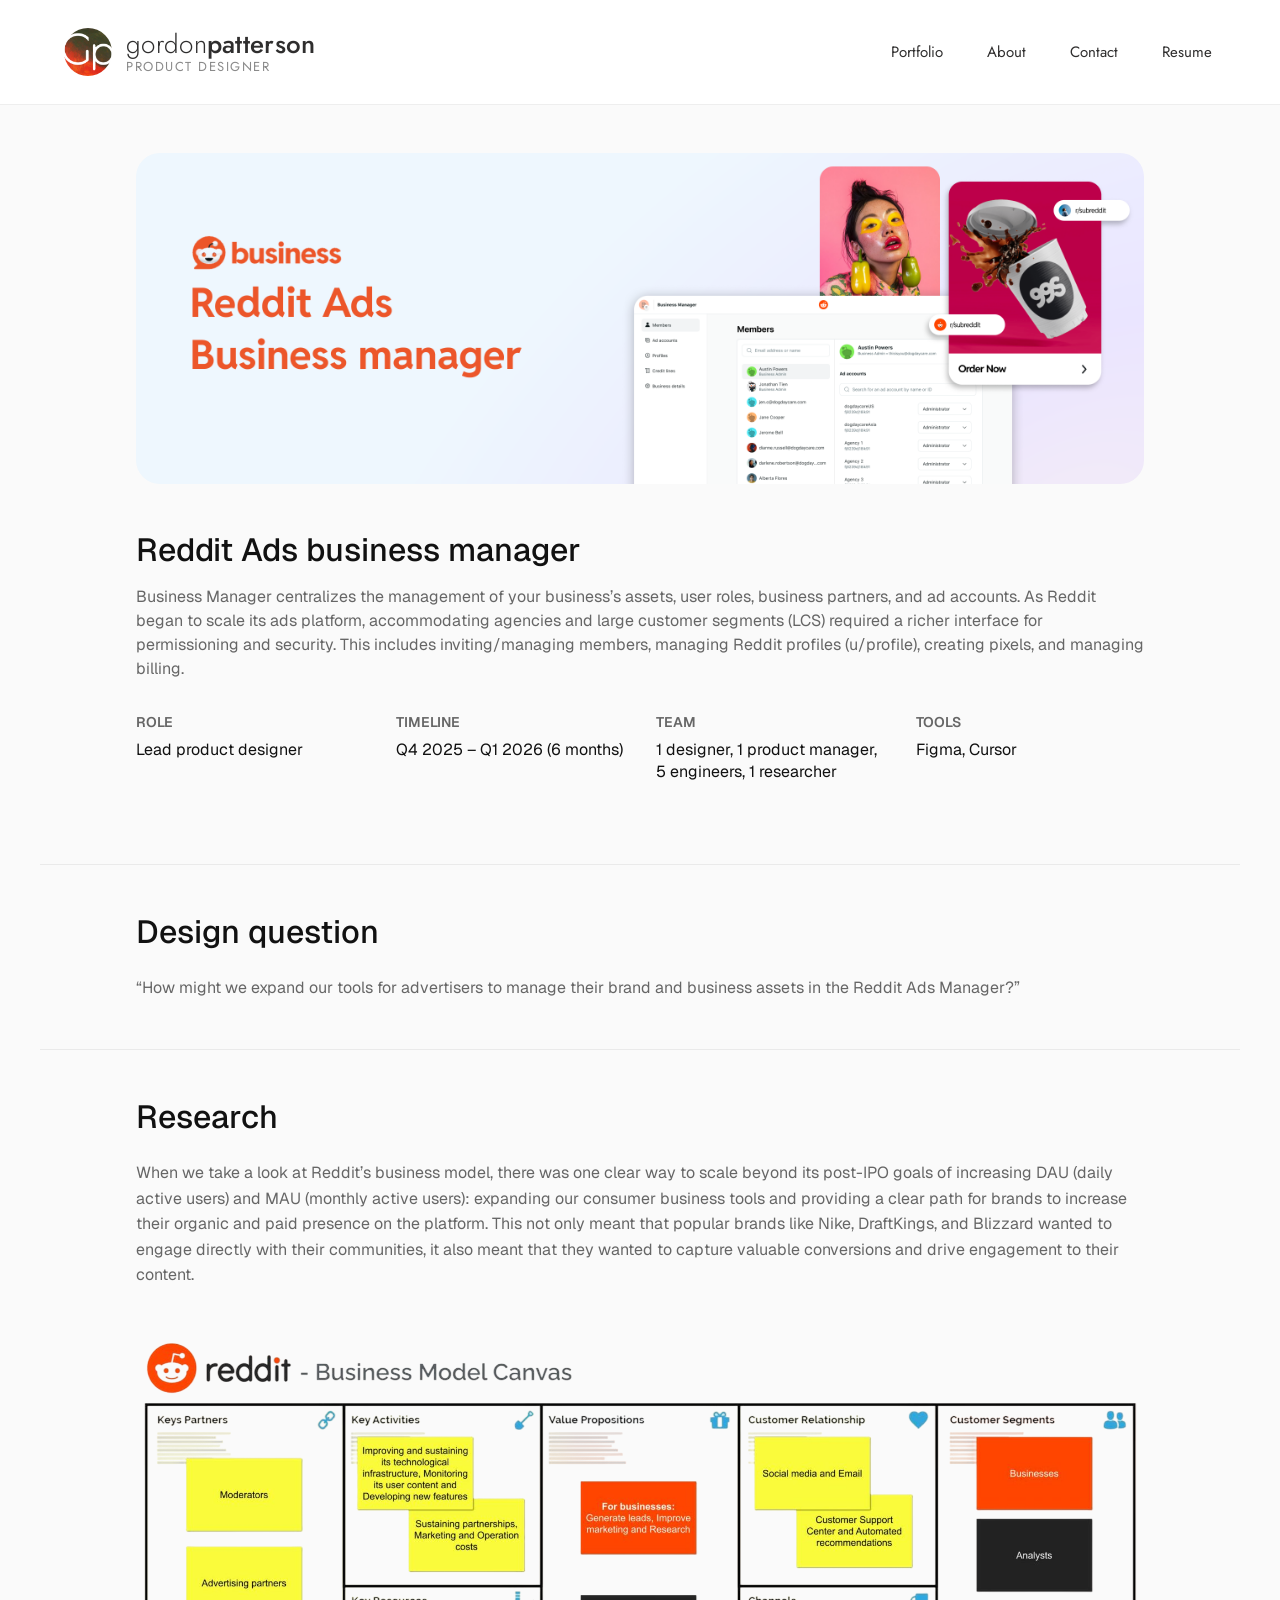
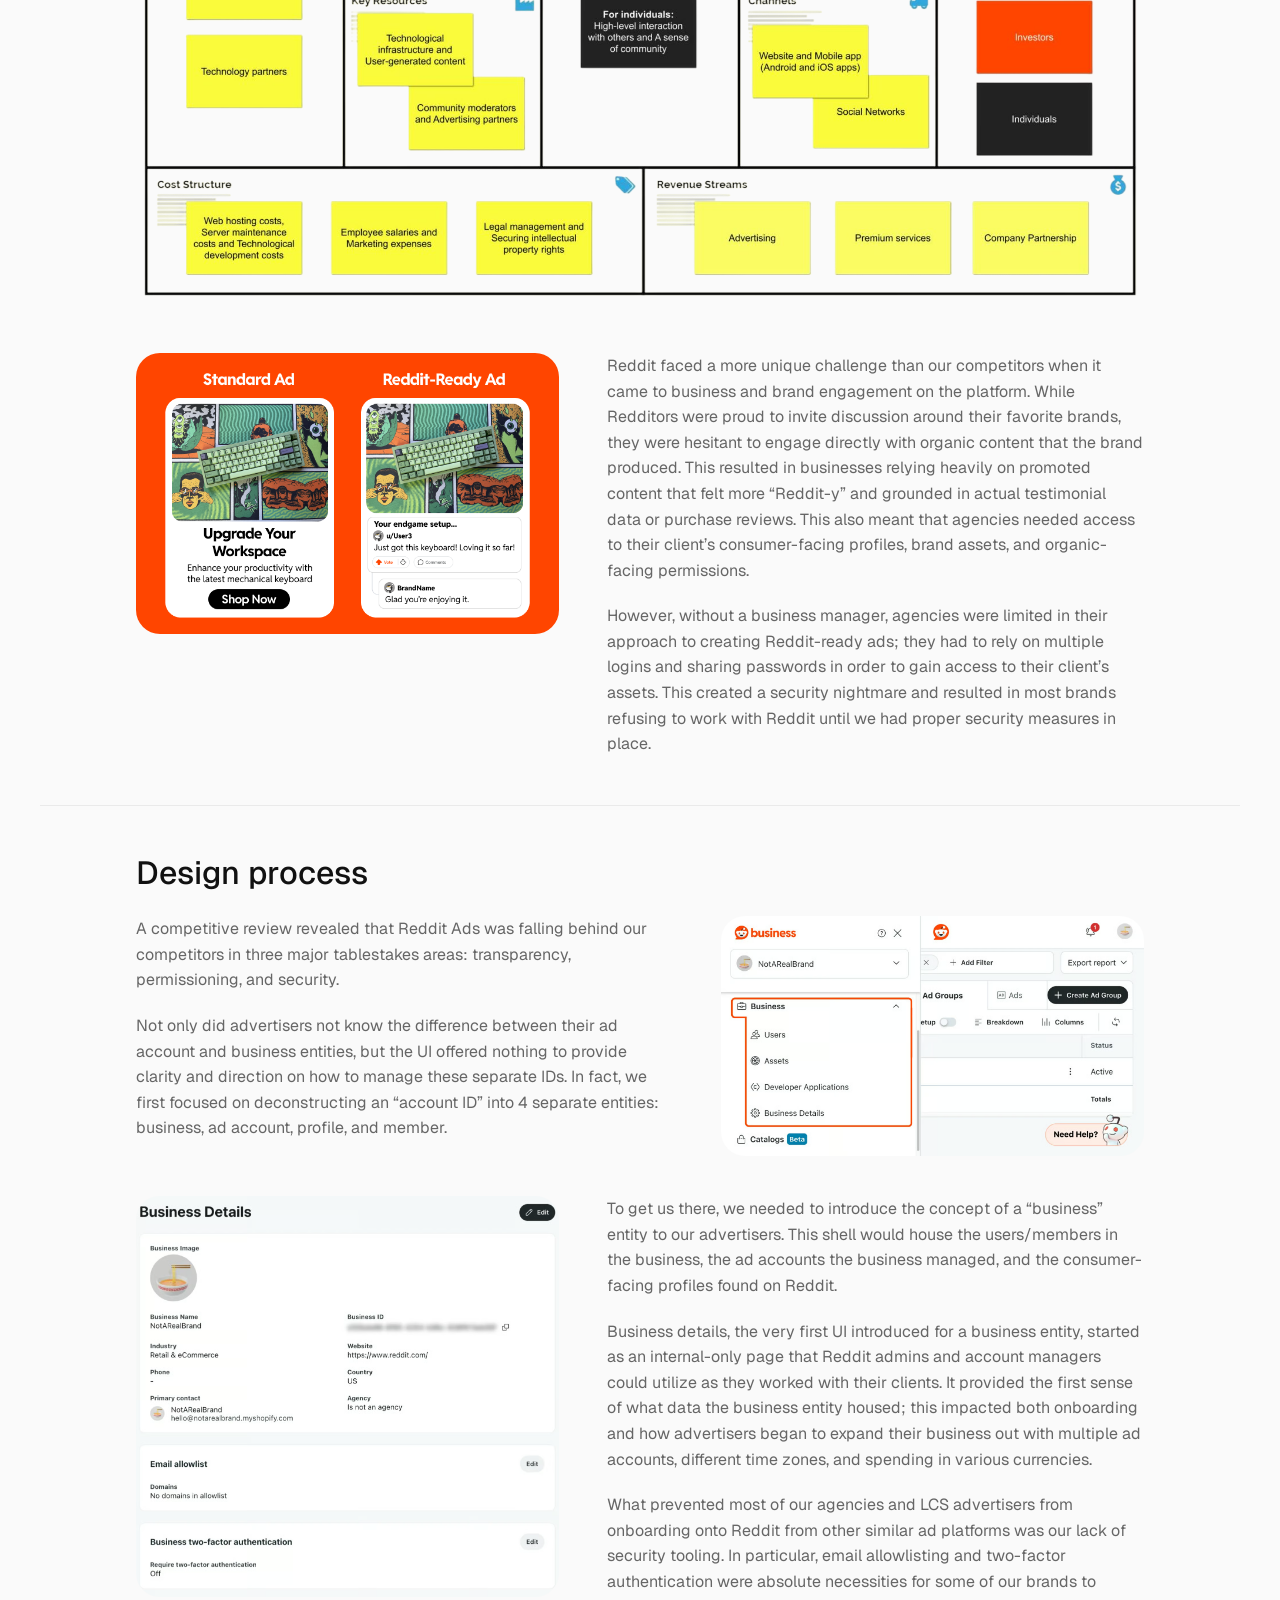
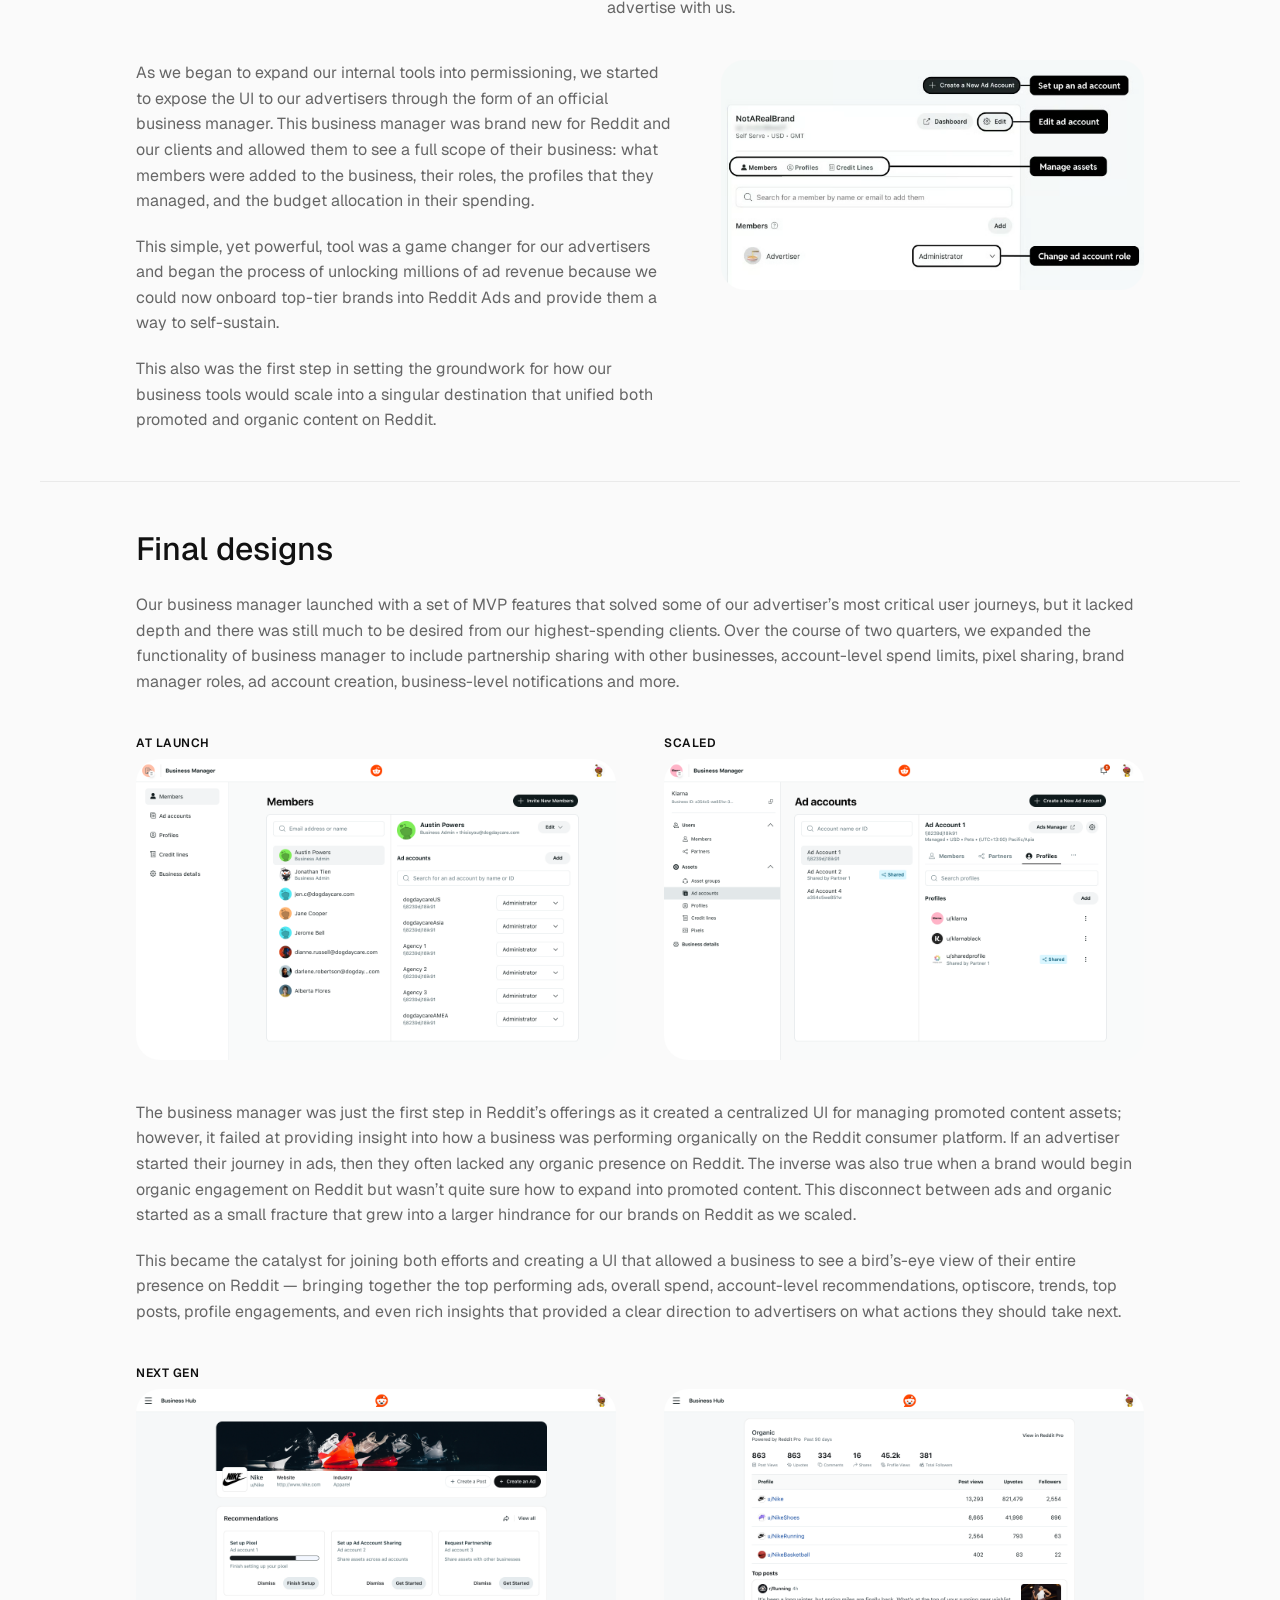
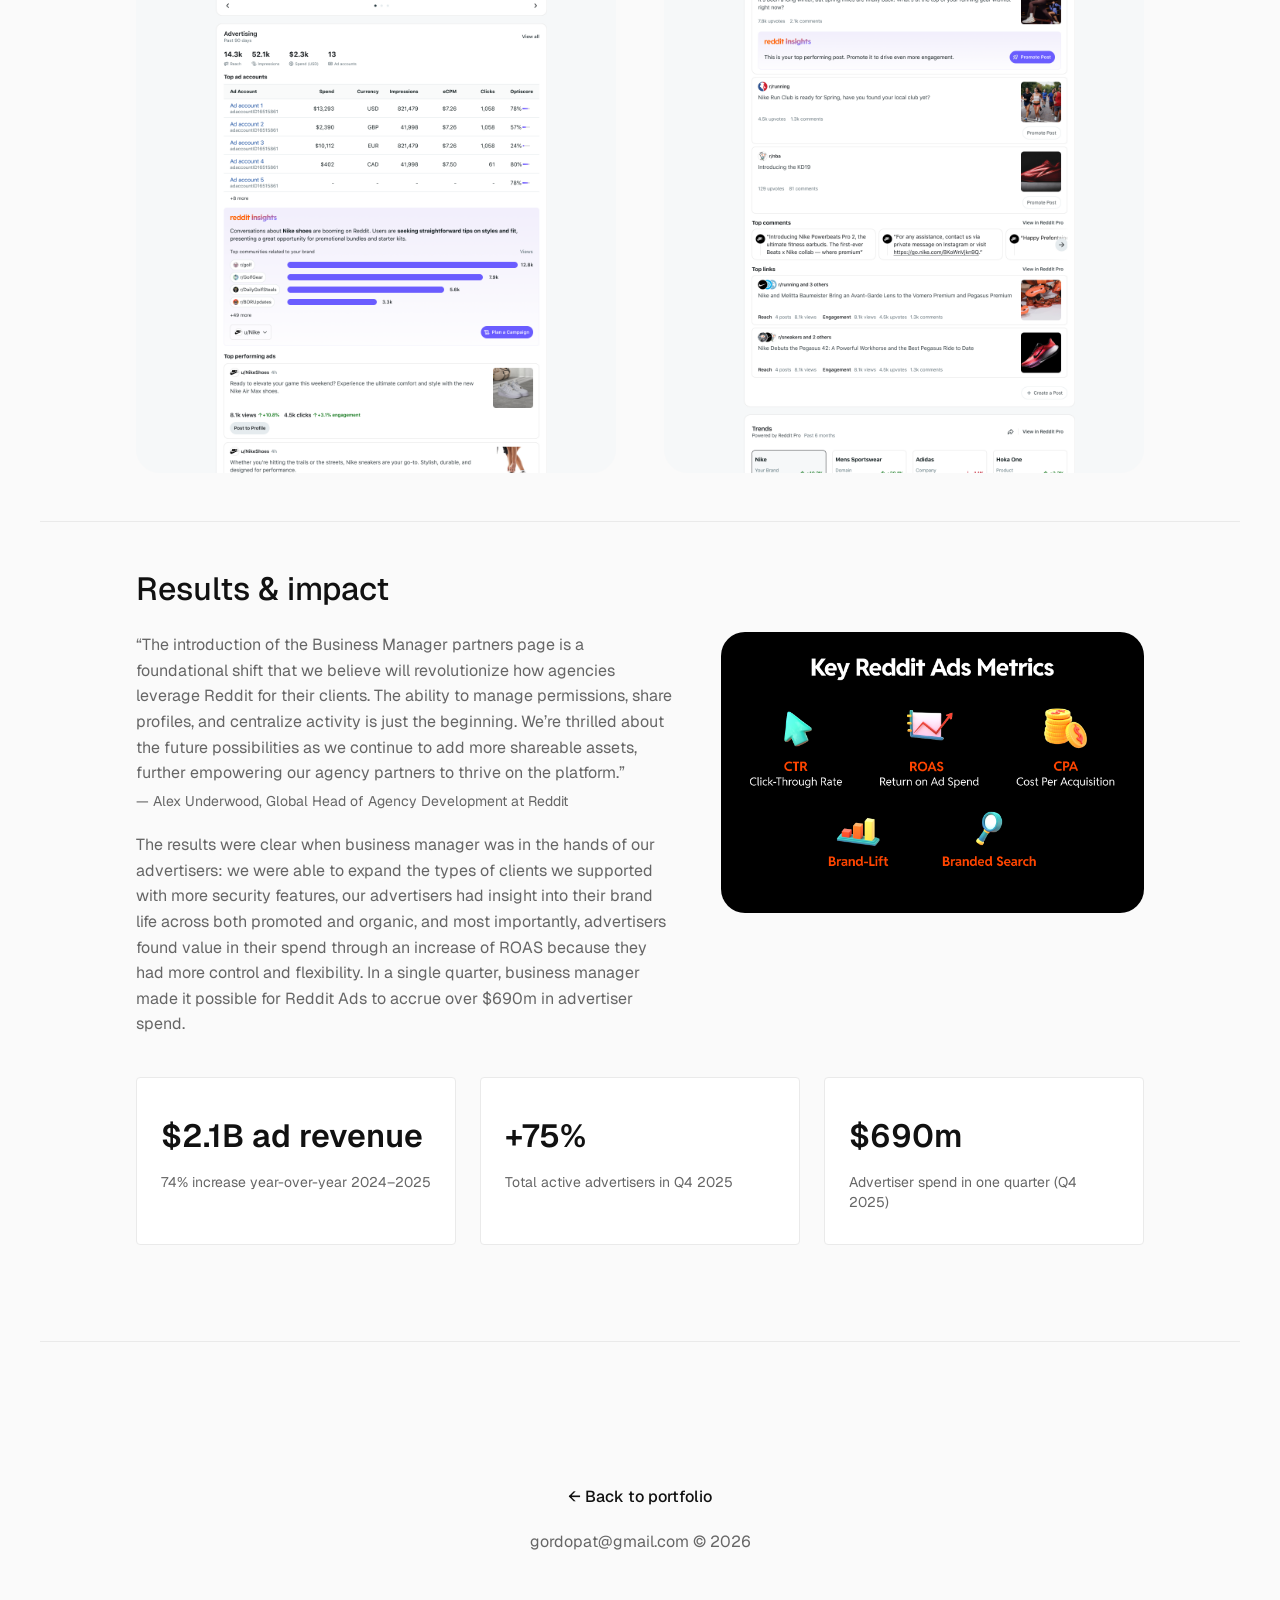
<file: reddit-ads.html>
<!doctype html>
<html lang="en">
<head>
<meta charset="utf-8">
<meta name="viewport" content="width=device-width, initial-scale=1">
<title>Reddit Ads Business Manager — Gordon Patterson</title>
<link rel="icon" href="assets/favicon.ico" sizes="any">
<link rel="icon" type="image/png" sizes="32x32" href="assets/favicon-32x32.png">
<link rel="icon" type="image/png" sizes="16x16" href="assets/favicon-16x16.png">
<link rel="apple-touch-icon" sizes="180x180" href="assets/apple-touch-icon.png">
<link rel="preconnect" href="https://fonts.googleapis.com">
<link rel="preconnect" href="https://fonts.gstatic.com" crossorigin>
<link rel="stylesheet" href="https://fonts.googleapis.com/css2?family=Jost:wght@300;400;500;600&display=swap">
<link rel="stylesheet" href="https://fonts.googleapis.com/css2?family=Geist:wght@400;500;600&display=swap">
<script src="reveal.js" defer></script>
<style>
  :root {
    --ink: #111111;
    --body: #666666;
    --line: #eaeaea;
    --bg: #fafafa;
  }
  * { box-sizing: border-box; }
  body {
    margin: 0;
    font-family: 'Geist', -apple-system, BlinkMacSystemFont, 'Segoe UI', sans-serif;
    background: var(--bg);
    color: var(--ink);
  }
  a { color: inherit; text-decoration: none; }
  img { max-width: 100%; display: block; }

  /* HERO */
  .hero { display: flex; flex-direction: column; gap: 48px; max-width: 1200px; margin: 0 auto; padding: 48px 96px 0; }
  .hero-banner { position: relative; width: 100%; aspect-ratio: 1200 / 394; border-radius: 24px; overflow: hidden; }
  .hero-banner img { width: 100%; height: 100%; object-fit: cover; }
  .hero-text h1 { font-size: 32px; font-weight: 500; line-height: 1.15; margin: 0 0 16px; color: var(--ink); }
  .hero-text p { font-size: 16px; font-weight: 400; line-height: 1.5; color: var(--body); margin: 0; }

  /* METADATA */
  .metadata { max-width: 1200px; margin: 0 auto; padding: 32px 96px; display: flex; flex-wrap: wrap; gap: 32px; }
  .meta-item { flex: 1 1 200px; display: flex; flex-direction: column; gap: 8px; }
  .meta-item .label { font-size: 14px; font-weight: 600; text-transform: uppercase; color: var(--body); }
  .meta-item .value { font-size: 16px; font-weight: 400; line-height: 1.4; color: var(--ink); }

  /* DIVIDER */
  .divider { height: 1px; background: var(--line); max-width: 1200px; margin: 48px auto; }

  /* SECTIONS */
  .section { display: flex; flex-direction: column; gap: 24px; max-width: 1200px; margin: 0 auto; padding: 0 96px; }
  .section-heading h2 { font-size: 32px; font-weight: 500; line-height: 1.2; margin: 0; color: var(--ink); }
  .section-content { width: 100%; display: flex; flex-direction: column; gap: 40px; }
  .section-content p { font-size: 16px; line-height: 1.6; color: var(--body); margin: 0; }
  .section-content ul { font-size: 16px; line-height: 1.6; color: var(--body); margin: 0; padding-left: 20px; display: flex; flex-direction: column; gap: 8px; }

  figure { margin: 0; }
  figure img { width: 100%; height: auto; display: block; border-radius: 24px; }
  figcaption { font-size: 14px; color: var(--body); margin-top: 12px; }
  .img-label { font-size: 12px; font-weight: 600; text-transform: uppercase; letter-spacing: 0.5px; color: var(--ink); margin-bottom: 8px; }

  /* generic row helpers reused across sections */
  .img-pair { display: flex; gap: 48px; align-items: flex-start; }
  .img-pair > figure { flex: 1 1 0; min-width: 0; }
  .text-img-row { display: flex; gap: 48px; align-items: flex-start; }
  .text-img-row > p { flex: 1 1 0; min-width: 0; margin: 0; }
  .text-img-row > figure { flex: 0 0 42%; }
  .icon-row { display: flex; align-items: center; gap: 24px; }
  .icon-row img { width: 120px; height: 120px; border-radius: 20px; border: 1px solid var(--line); flex-shrink: 0; }
  .icon-row p { font-size: 14px; color: var(--body); line-height: 1.6; margin: 0; }
  .caption-below { font-size: 14px; color: var(--body); text-align: center; margin: -24px 0 0; }

  /* custom-cropped business model canvas (image is wider than its display box) */
  .img-crop { position: relative; width: 100%; aspect-ratio: 1125 / 653; border-radius: 24px; overflow: hidden; }
  .img-crop img { position: absolute; left: -6.67%; top: 0; width: 113.48%; height: 109.97%; max-width: none; }

  /* metric cards (Results & impact) */
  .metrics-row { display: flex; gap: 24px; align-items: stretch; }
  .metric-card { background: #ffffff; border: 1px solid var(--line); border-radius: 4px; padding: 32px 24px; display: flex; flex-direction: column; gap: 12px; flex: 1 1 0; min-width: 0; }
  .metric-card .stat { font-size: 32px; font-weight: 600; color: var(--ink); margin: 0; }
  .metric-card .stat-label { font-size: 14px; color: var(--body); line-height: 1.4; margin: 0; }

  /* FOOTER */
  .footer { max-width: 1200px; margin: 0 auto; padding: 96px 96px 48px; display: flex; flex-direction: column; gap: 40px; }
  .footer-row { display: flex; flex-direction: column; align-items: center; gap: 24px; text-align: center; }
  .footer-row .back-link { font-size: 16px; font-weight: 500; color: var(--ink); }
  .footer-row .copyright { font-size: 16px; color: var(--body); }

  @media (max-width: 960px) {
    .hero, .metadata, .section, .footer { padding-left: 32px; padding-right: 32px; }
    .hero-text h1 { font-size: 28px; }
    .img-pair, .text-img-row, .metrics-row { flex-direction: column; }
    .text-img-row > figure { flex: 1 1 auto; width: 100%; }
  }
  @media (max-width: 600px) {
    .metadata { flex-direction: column; }
    .meta-item { flex: 0 1 auto; }
  /* Keep the primary nav on a single line on phone-width screens;
     header and nav are inline-styled, so these use !important. */
  header {
    padding-left: 24px !important;
    padding-right: 24px !important;
  }
  nav[aria-label="Primary"] {
    gap: 6px 16px !important;
  }
  nav[aria-label="Primary"] a {
    font-size: 14px !important;
    padding: 10px 2px !important;
  }
  }
  [data-reveal] { opacity: 0; transform: translateY(18px); transition: opacity 0.6s ease, transform 0.6s ease; }
  [data-reveal].is-visible { opacity: 1; transform: translateY(0); }
  @media (prefers-reduced-motion: reduce) {
    [data-reveal] { opacity: 1; transform: none; transition: none; }
  }
</style>
</head>
<body>

<header style="position: sticky; top: 0; z-index: 10; background: #ffffff; border-bottom: 1px solid #eeeeee; display: flex; align-items: center; justify-content: space-between; padding: 20px 64px; flex-wrap: wrap; gap: 16px; font-family: 'Jost', sans-serif; color: #2f2e2e; box-sizing: content-box;">
  <a href="index.html" style="display: flex; align-items: center; gap: 14px;">
    <img src="assets/logo.png" alt="Gordon Patterson logo mark" style="width: 48px; height: 48px; border-radius: 50%; border: none;">
    <span style="display: flex; flex-direction: column; line-height: 1.1;">
      <span style="font-size: 26px; font-weight: 300; letter-spacing: 0.3px;"><span style="font-weight:300;">gordon</span><span style="font-weight:500;">patterson</span></span>
      <span style="font-size: 13px; color: #8a8a8a; letter-spacing: 1.5px; text-transform: uppercase; margin-top: 2px;">Product Designer</span>
    </span>
  </a>
  <nav aria-label="Primary" style="display: flex; align-items: center; gap: 12px 36px; flex-wrap: wrap;">
    <a href="index.html#portfolio" style="font-size: 15px; padding: 10px 4px; min-height: 44px; display: flex; align-items: center; box-sizing: content-box;">Portfolio</a>
    <a href="index.html#about" style="font-size: 15px; padding: 10px 4px; min-height: 44px; display: flex; align-items: center; box-sizing: content-box;">About</a>
    <a href="index.html#contact" style="font-size: 15px; padding: 10px 4px; min-height: 44px; display: flex; align-items: center; box-sizing: content-box;">Contact</a>
    <a href="assets/gordon-patterson-resume.pdf" style="font-size: 15px; padding: 10px 4px; min-height: 44px; display: flex; align-items: center; box-sizing: content-box;">Resume</a>
  </nav>
</header>

<main>

  <div class="hero">
    <div class="hero-banner">
      <img src="assets/reddit-hero.png" alt="">
    </div>
    <div class="hero-text">
      <h1>Reddit Ads business manager</h1>
      <p>Business Manager centralizes the management of your business&rsquo;s assets, user roles, business partners, and ad accounts. As Reddit began to scale its ads platform, accommodating agencies and large customer segments (LCS) required a richer interface for permissioning and security. This includes inviting/managing members, managing Reddit profiles (u/profile), creating pixels, and managing billing.</p>
    </div>
  </div>

  <div class="metadata">
    <div class="meta-item">
      <span class="label">Role</span>
      <span class="value">Lead product designer</span>
    </div>
    <div class="meta-item">
      <span class="label">Timeline</span>
      <span class="value">Q4 2025 &ndash; Q1 2026 (6 months)</span>
    </div>
    <div class="meta-item">
      <span class="label">Team</span>
      <span class="value">1 designer, 1 product manager, 5 engineers, 1 researcher</span>
    </div>
    <div class="meta-item">
      <span class="label">Tools</span>
      <span class="value">Figma, Cursor</span>
    </div>
  </div>

  <div class="divider"></div>

  <div class="section" data-reveal>
    <div class="section-heading"><h2>Design question</h2></div>
    <div class="section-content">
      <p>&ldquo;How might we expand our tools for advertisers to manage their brand and business assets in the Reddit Ads Manager?&rdquo;</p>
    </div>
  </div>

  <div class="divider"></div>

  <div class="section" data-reveal>
    <div class="section-heading"><h2>Research</h2></div>
    <div class="section-content">
      <p>When we take a look at Reddit&rsquo;s business model, there was one clear way to scale beyond its post-IPO goals of increasing DAU (daily active users) and MAU (monthly active users): expanding our consumer business tools and providing a clear path for brands to increase their organic and paid presence on the platform. This not only meant that popular brands like Nike, DraftKings, and Blizzard wanted to engage directly with their communities, it also meant that they wanted to capture valuable conversions and drive engagement to their content.</p>
      <div class="img-crop">
        <img src="assets/reddit-businessmodel.png" alt="Reddit's business model canvas, mapping customer segments, value propositions, channels and revenue streams for the ads platform.">
      </div>
      <div class="text-img-row">
        <figure>
          <img src="assets/reddit-adcomparison.png" alt="A comparison of promoted Reddit ad content styled to feel native and testimonial-driven, grounded in real reviews rather than traditional brand messaging." style="aspect-ratio: 602/399; object-fit: cover;">
        </figure>
        <div style="flex: 1 1 0; min-width: 0; display: flex; flex-direction: column; gap: 20px;">
          <p style="margin: 0;">Reddit faced a more unique challenge than our competitors when it came to business and brand engagement on the platform. While Redditors were proud to invite discussion around their favorite brands, they were hesitant to engage directly with organic content that the brand produced. This resulted in businesses relying heavily on promoted content that felt more &ldquo;Reddit-y&rdquo; and grounded in actual testimonial data or purchase reviews. This also meant that agencies needed access to their client&rsquo;s consumer-facing profiles, brand assets, and organic-facing permissions.</p>
          <p style="margin: 0;">However, without a business manager, agencies were limited in their approach to creating Reddit-ready ads; they had to rely on multiple logins and sharing passwords in order to gain access to their client&rsquo;s assets. This created a security nightmare and resulted in most brands refusing to work with Reddit until we had proper security measures in place.</p>
        </div>
      </div>
    </div>
  </div>

  <div class="divider"></div>

  <div class="section" data-reveal>
    <div class="section-heading"><h2>Design process</h2></div>
    <div class="section-content">
      <div class="text-img-row">
        <div style="flex: 1 1 0; min-width: 0; display: flex; flex-direction: column; gap: 20px;">
          <p style="margin: 0;">A competitive review revealed that Reddit Ads was falling behind our competitors in three major tablestakes areas: transparency, permissioning, and security.</p>
          <p style="margin: 0;">Not only did advertisers not know the difference between their ad account and business entities, but the UI offered nothing to provide clarity and direction on how to manage these separate IDs. In fact, we first focused on deconstructing an &ldquo;account ID&rdquo; into 4 separate entities: business, ad account, profile, and member.</p>
        </div>
        <figure>
          <img src="assets/reddit-rta1.png" alt="Early wireframes deconstructing an account ID into four separate entities: business, ad account, profile, and member." style="aspect-ratio: 748/424; object-fit: cover;">
        </figure>
      </div>
      <div class="text-img-row">
        <figure>
          <img src="assets/reddit-rta3.png" alt="The Business details page, the first UI introduced for the new business entity, used internally by Reddit admins and account managers." style="aspect-ratio: 556/526; object-fit: cover;">
        </figure>
        <div style="flex: 1 1 0; min-width: 0; display: flex; flex-direction: column; gap: 20px;">
          <p style="margin: 0;">To get us there, we needed to introduce the concept of a &ldquo;business&rdquo; entity to our advertisers. This shell would house the users/members in the business, the ad accounts the business managed, and the consumer-facing profiles found on Reddit.</p>
          <p style="margin: 0;">Business details, the very first UI introduced for a business entity, started as an internal-only page that Reddit admins and account managers could utilize as they worked with their clients. It provided the first sense of what data the business entity housed; this impacted both onboarding and how advertisers began to expand their business out with multiple ad accounts, different time zones, and spending in various currencies.</p>
          <p style="margin: 0;">What prevented most of our agencies and LCS advertisers from onboarding onto Reddit from other similar ad platforms was our lack of security tooling. In particular, email allowlisting and two-factor authentication were absolute necessities for some of our brands to advertise with us.</p>
        </div>
      </div>
      <div class="text-img-row">
        <div style="flex: 1 1 0; min-width: 0; display: flex; flex-direction: column; gap: 20px;">
          <p style="margin: 0;">As we began to expand our internal tools into permissioning, we started to expose the UI to our advertisers through the form of an official business manager. This business manager was brand new for Reddit and our clients and allowed them to see a full scope of their business: what members were added to the business, their roles, the profiles that they managed, and the budget allocation in their spending.</p>
          <p style="margin: 0;">This simple, yet powerful, tool was a game changer for our advertisers and began the process of unlocking millions of ad revenue because we could now onboard top-tier brands into Reddit Ads and provide them a way to self-sustain.</p>
          <p style="margin: 0;">This also was the first step in setting the groundwork for how our business tools would scale into a singular destination that unified both promoted and organic content on Reddit.</p>
        </div>
        <figure>
          <img src="assets/reddit-rta2.png" alt="The business manager UI showing members, their roles, managed profiles, and budget allocation across the business." style="aspect-ratio: 710/385; object-fit: cover;">
        </figure>
      </div>
    </div>
  </div>

  <div class="divider"></div>

  <div class="section" data-reveal>
    <div class="section-heading"><h2>Final designs</h2></div>
    <div class="section-content">
      <p>Our business manager launched with a set of MVP features that solved some of our advertiser&rsquo;s most critical user journeys, but it lacked depth and there was still much to be desired from our highest-spending clients. Over the course of two quarters, we expanded the functionality of business manager to include partnership sharing with other businesses, account-level spend limits, pixel sharing, brand manager roles, ad account creation, business-level notifications and more.</p>
      <div class="img-pair">
        <figure>
          <div class="img-label">At launch</div>
          <img src="assets/reddit-atlaunch.png" alt="The business manager interface at launch, with a simple members list and basic account management." style="aspect-ratio: 2480/1556; object-fit: cover;">
        </figure>
        <figure>
          <div class="img-label">Scaled</div>
          <img src="assets/reddit-scaled.png" alt="The scaled business manager interface, with partnership sharing, spend limits, pixel sharing, and expanded notifications." style="aspect-ratio: 2480/1556; object-fit: cover;">
        </figure>
      </div>
      <div style="display: flex; flex-direction: column; gap: 20px;">
        <p style="margin: 0;">The business manager was just the first step in Reddit&rsquo;s offerings as it created a centralized UI for managing promoted content assets; however, it failed at providing insight into how a business was performing organically on the Reddit consumer platform. If an advertiser started their journey in ads, then they often lacked any organic presence on Reddit. The inverse was also true when a brand would begin organic engagement on Reddit but wasn&rsquo;t quite sure how to expand into promoted content. This disconnect between ads and organic started as a small fracture that grew into a larger hindrance for our brands on Reddit as we scaled.</p>
        <p style="margin: 0;">This became the catalyst for joining both efforts and creating a UI that allowed a business to see a bird&rsquo;s-eye view of their entire presence on Reddit &mdash; bringing together the top performing ads, overall spend, account-level recommendations, optiscore, trends, top posts, profile engagements, and even rich insights that provided a clear direction to advertisers on what actions they should take next.</p>
      </div>
      <div>
        <div class="img-label">Next gen</div>
        <div class="img-pair">
          <figure>
            <img src="assets/reddit-nextgen1.png" alt="A next-generation concept unifying promoted and organic business insights into one dashboard." style="aspect-ratio: 2480/3536; object-fit: cover;">
          </figure>
          <figure>
            <img src="assets/reddit-nextgen2.png" alt="A next-generation concept showing account-level recommendations, optiscore, and top-post engagement insights." style="aspect-ratio: 2480/3536; object-fit: cover;">
          </figure>
        </div>
      </div>
    </div>
  </div>

  <div class="divider"></div>

  <div class="section" data-reveal>
    <div class="section-heading"><h2>Results &amp; impact</h2></div>
    <div class="section-content">
      <div class="text-img-row">
        <div style="flex: 1 1 0; min-width: 0; display: flex; flex-direction: column; gap: 20px;">
          <div style="display: flex; flex-direction: column; gap: 4px;">
            <p style="margin: 0;">&ldquo;The introduction of the Business Manager partners page is a foundational shift that we believe will revolutionize how agencies leverage Reddit for their clients. The ability to manage permissions, share profiles, and centralize activity is just the beginning. We&rsquo;re thrilled about the future possibilities as we continue to add more shareable assets, further empowering our agency partners to thrive on the platform.&rdquo;</p>
            <p style="margin: 0; font-size: 14px;">&mdash; Alex Underwood, Global Head of Agency Development at Reddit</p>
          </div>
          <p style="margin: 0;">The results were clear when business manager was in the hands of our advertisers: we were able to expand the types of clients we supported with more security features, our advertisers had insight into their brand life across both promoted and organic, and most importantly, advertisers found value in their spend through an increase of ROAS because they had more control and flexibility. In a single quarter, business manager made it possible for Reddit Ads to accrue over $690m in advertiser spend.</p>
        </div>
        <figure>
          <img src="assets/reddit-roi.png" alt="A chart illustrating the metrics that prove ROI with Reddit Ads." style="aspect-ratio: 495/328; object-fit: cover;">
        </figure>
      </div>
      <div class="metrics-row">
        <div class="metric-card">
          <p class="stat">$2.1B ad revenue</p>
          <p class="stat-label">74% increase year-over-year 2024&ndash;2025</p>
        </div>
        <div class="metric-card">
          <p class="stat">+75%</p>
          <p class="stat-label">Total active advertisers in Q4 2025</p>
        </div>
        <div class="metric-card">
          <p class="stat">$690m</p>
          <p class="stat-label">Advertiser spend in one quarter (Q4 2025)</p>
        </div>
      </div>
    </div>
  </div>

</main>

<div class="divider" style="margin-top: 96px;"></div>

<div class="footer">
  <div class="footer-row">
    <a class="back-link" href="index.html#portfolio">&larr; Back to portfolio</a>
    <span class="copyright">gordopat@gmail.com &copy; 2026</span>
  </div>
</div>

</body>
</html>
</file>
<file: styles.css>
:root {
  --accent: #b6541c;
}

html {
  scroll-behavior: smooth;
}

body {
  margin: 0;
  font-family: 'Jost', sans-serif;
  color: #2f2e2e;
  background: #ffffff;
}

a {
  color: inherit;
  text-decoration: none;
  transition: color 0.2s ease;
}

a:hover {
  color: var(--accent);
}

#portfolio,
#about,
#contact {
  scroll-margin-top: 96px;
}

button[type="submit"] {
  transition: filter 0.2s ease, transform 0.15s ease;
}

button[type="submit"]:hover {
  filter: brightness(0.92);
  transform: translateY(-1px);
}

[data-reveal] {
  opacity: 0;
  transform: translateY(18px);
  transition: opacity 0.6s ease, transform 0.6s ease;
}

[data-reveal].is-visible {
  opacity: 1;
  transform: translateY(0);
}

@media (prefers-reduced-motion: reduce) {
  html {
    scroll-behavior: auto;
  }

  [data-reveal] {
    opacity: 1;
    transform: none;
    transition: none;
  }
}

.sr-only {
  position: absolute;
  width: 1px;
  height: 1px;
  padding: 0;
  margin: -1px;
  overflow: hidden;
  clip: rect(0, 0, 0, 0);
  white-space: nowrap;
  border: 0;
}

.skip-link {
  position: absolute;
  left: 12px;
  top: -60px;
  background: #ffffff;
  color: #2f2e2e;
  padding: 10px 18px;
  border-radius: 6px;
  font-family: 'Jost', sans-serif;
  font-size: 14px;
  z-index: 100;
  transition: top 0.15s ease;
  border: 2px solid var(--accent);
}

.skip-link:focus {
  top: 12px;
}

a:focus-visible,
button:focus-visible,
input:focus-visible,
textarea:focus-visible {
  outline: 3px solid var(--accent);
  outline-offset: 2px;
  border-radius: 2px;
}

.proj-tile {
  box-shadow: 0 2px 6px rgba(0, 0, 0, 0.08);
}

.proj-card {
  position: relative;
}

.proj-card::after {
  content: "";
  position: absolute;
  inset: 0;
  background-color: rgba(255, 255, 255, 0);
  transition: background-color 0.25s ease;
  pointer-events: none;
}

.proj-card:hover::after,
.proj-card:focus-within::after {
  background-color: rgba(255, 255, 255, 0.55);
}

ul.results li {
  margin-bottom: 10px;
}

figure {
  margin: 0;
}

figure img {
  width: 100%;
  height: auto;
  display: block;
  border-radius: 6px;
  border: 1px solid #eee;
}

figcaption {
  font-size: 13px;
  color: #8a8a8a;
  margin-top: 6px;
  line-height: 1.4;
}

.gal {
  display: grid;
  gap: 16px;
  margin: 24px 0;
  align-items: start;
}

.gal-2 {
  grid-template-columns: 1fr 1fr;
}

.gal-3 {
  grid-template-columns: 1fr 1fr 1fr;
}

.baLabel {
  font-size: 11px;
  letter-spacing: 1.5px;
  text-transform: uppercase;
  color: var(--accent);
  font-weight: 500;
  margin: 0 0 6px;
}

.media-row {
  display: flex;
  align-items: center;
  gap: 40px;
  margin: 28px 0;
}

.media-row.reverse {
  flex-direction: row-reverse;
}

.media-row .media-text {
  flex: 1 1 320px;
}

.media-row .media-figure {
  flex: 1 1 360px;
  margin: 0 auto;
}

.media-row .media-figure img {
  width: 100%;
}

.video-embed {
  position: relative;
  width: 100%;
  aspect-ratio: 16 / 9;
  border-radius: 6px;
  overflow: hidden;
  border: 1px solid #eee;
  background: #000;
}

.video-embed iframe {
  position: absolute;
  inset: 0;
  width: 100%;
  height: 100%;
  border: 0;
  display: block;
}

@media (max-width: 860px) {
  .split,
  .gal-2,
  .gal-3 {
    grid-template-columns: minmax(0, 1fr) !important;
  }

  .media-row {
    flex-direction: column !important;
    gap: 20px;
  }
}

/* Portfolio tiles are wider than the shared 860px breakpoint above, so they
   need their own, more generous breakpoint to avoid overflowing on
   medium-width windows before stacking. */
@media (max-width: 1040px) {
  .proj-grid {
    align-items: stretch !important;
  }

  .proj-row {
    flex-direction: column !important;
  }

  .proj-row .proj-tile {
    flex: 1 1 auto !important;
    width: 100% !important;
    height: auto !important;
  }
}

/* Keep the primary nav (Portfolio / About / Contact / Resume) on a single
   line on phone-width screens instead of wrapping item-by-item. The header
   and nav are inline-styled (shared markup repeated per page), so these
   overrides use !important and target the stable aria-label/element. */
@media (max-width: 600px) {
  header {
    padding-left: 24px !important;
    padding-right: 24px !important;
  }

  nav[aria-label="Primary"] {
    gap: 6px 16px !important;
  }

  nav[aria-label="Primary"] a {
    font-size: 14px !important;
    padding: 10px 2px !important;
  }
}
</file>
